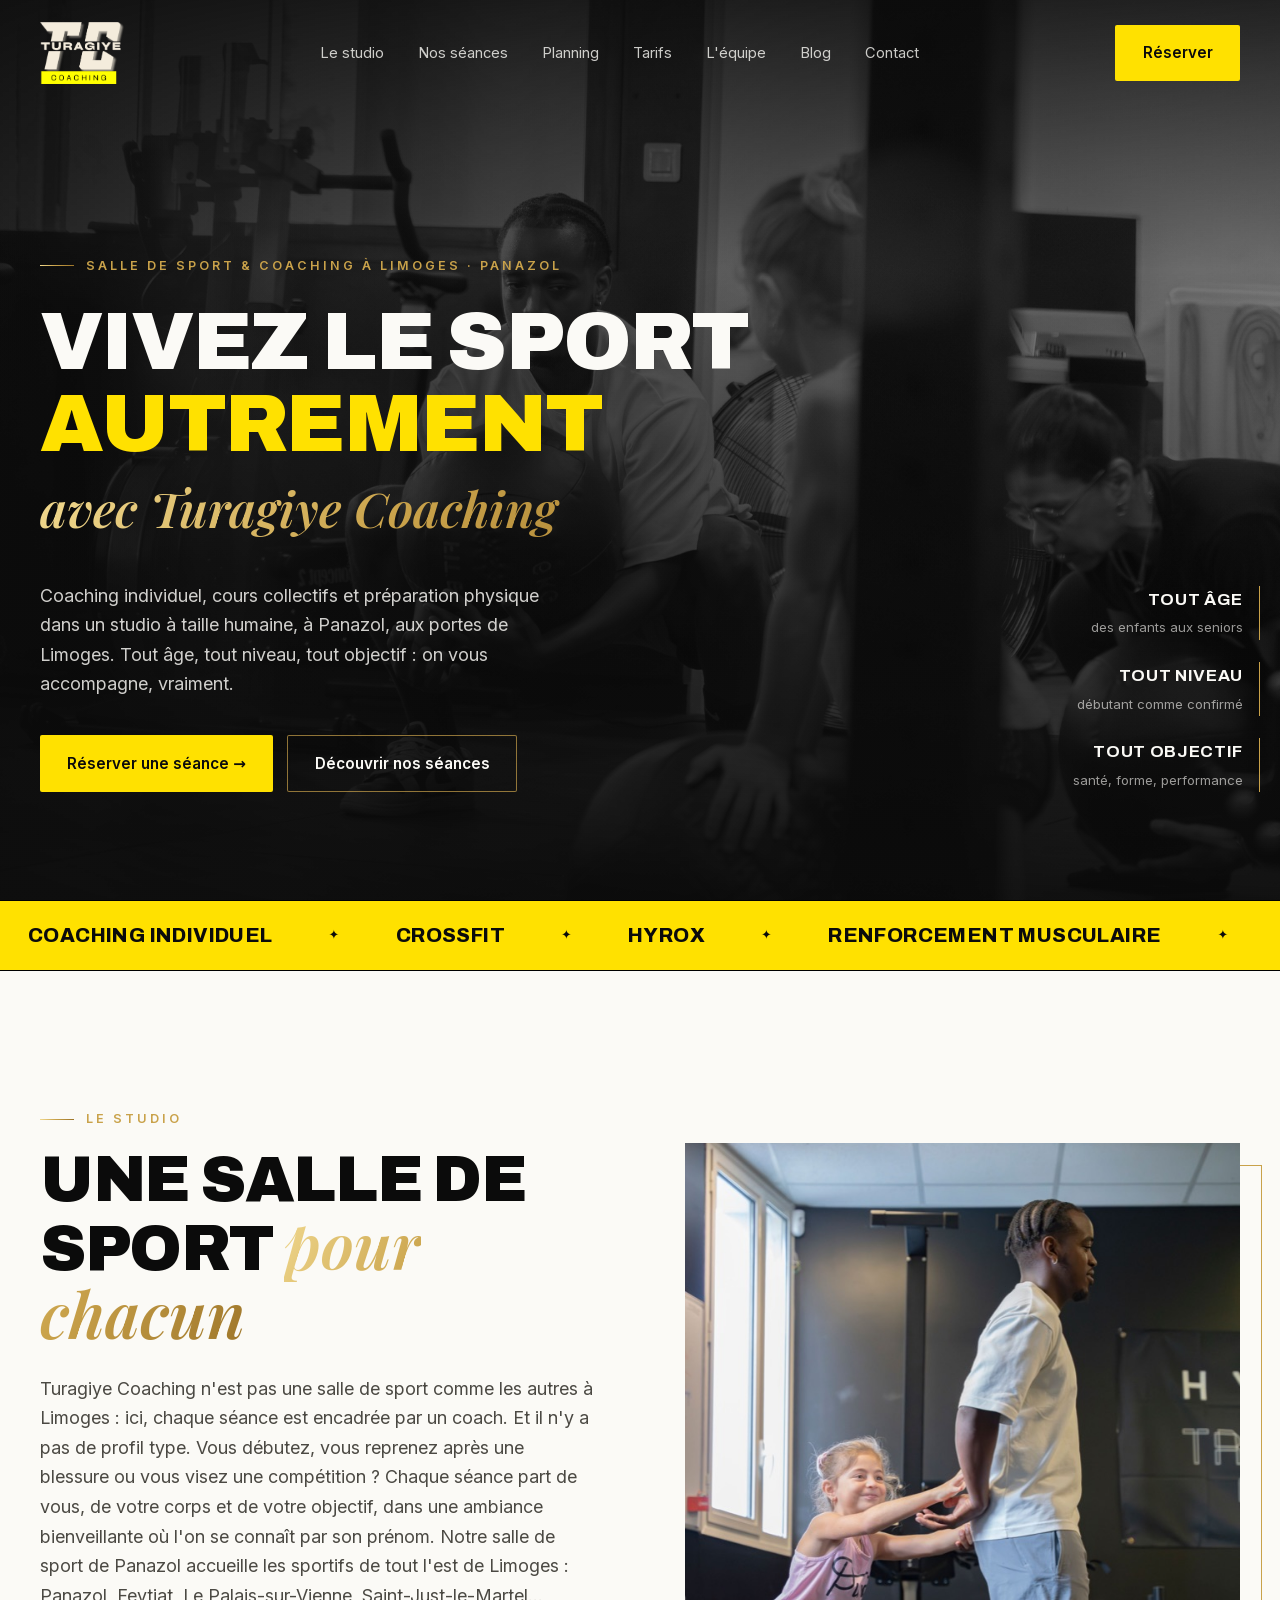
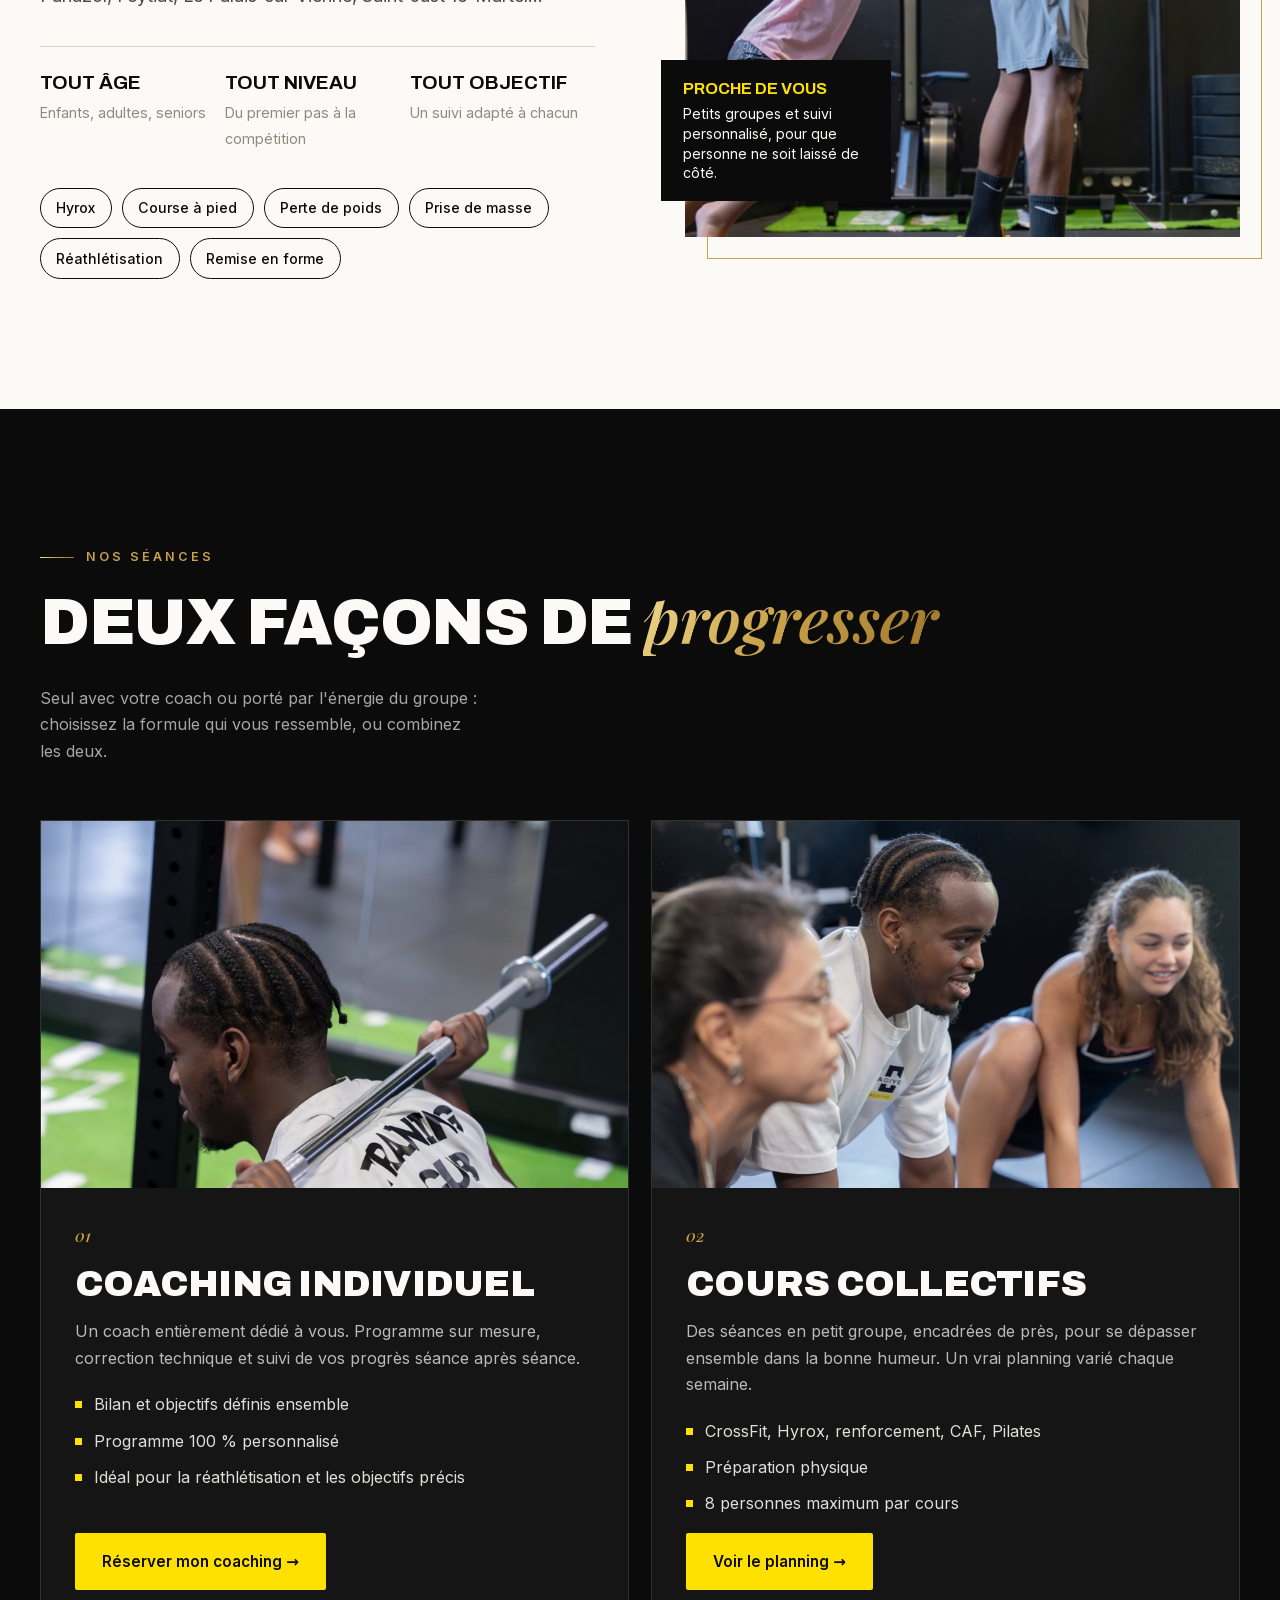
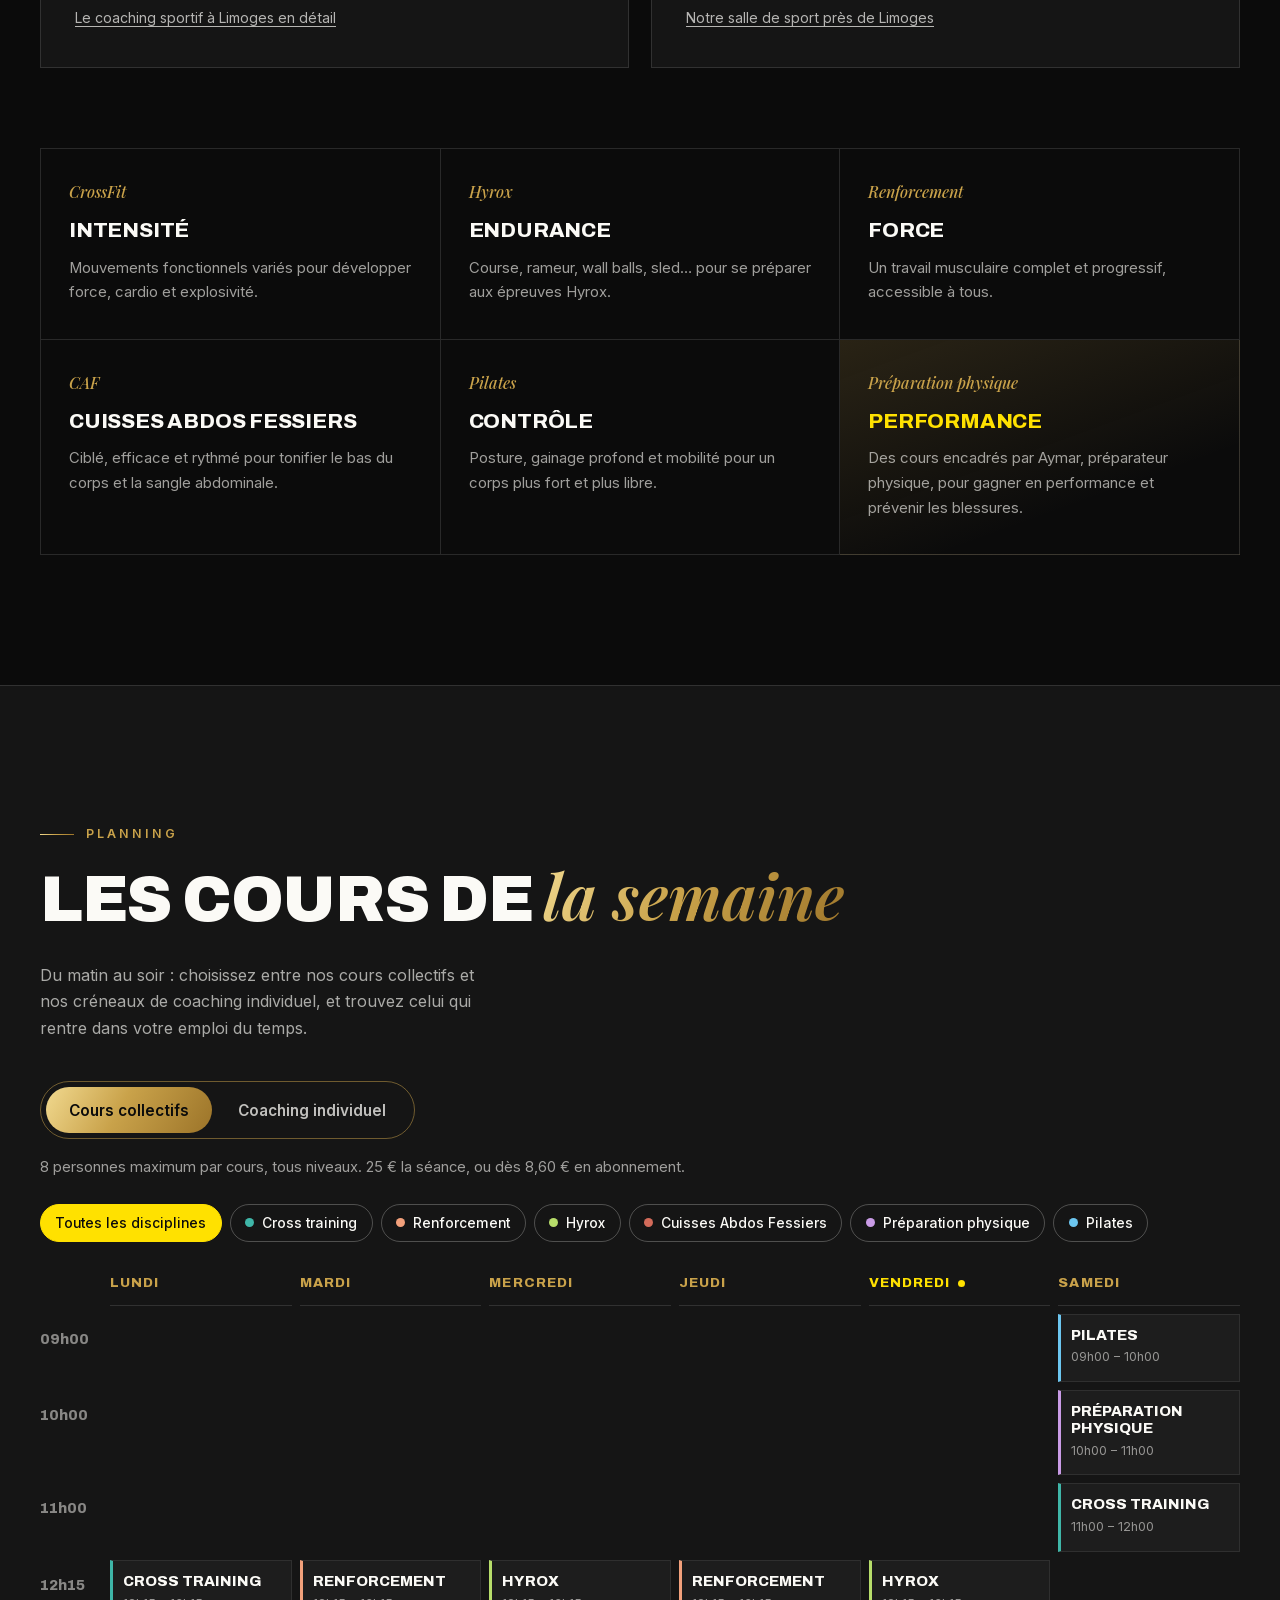
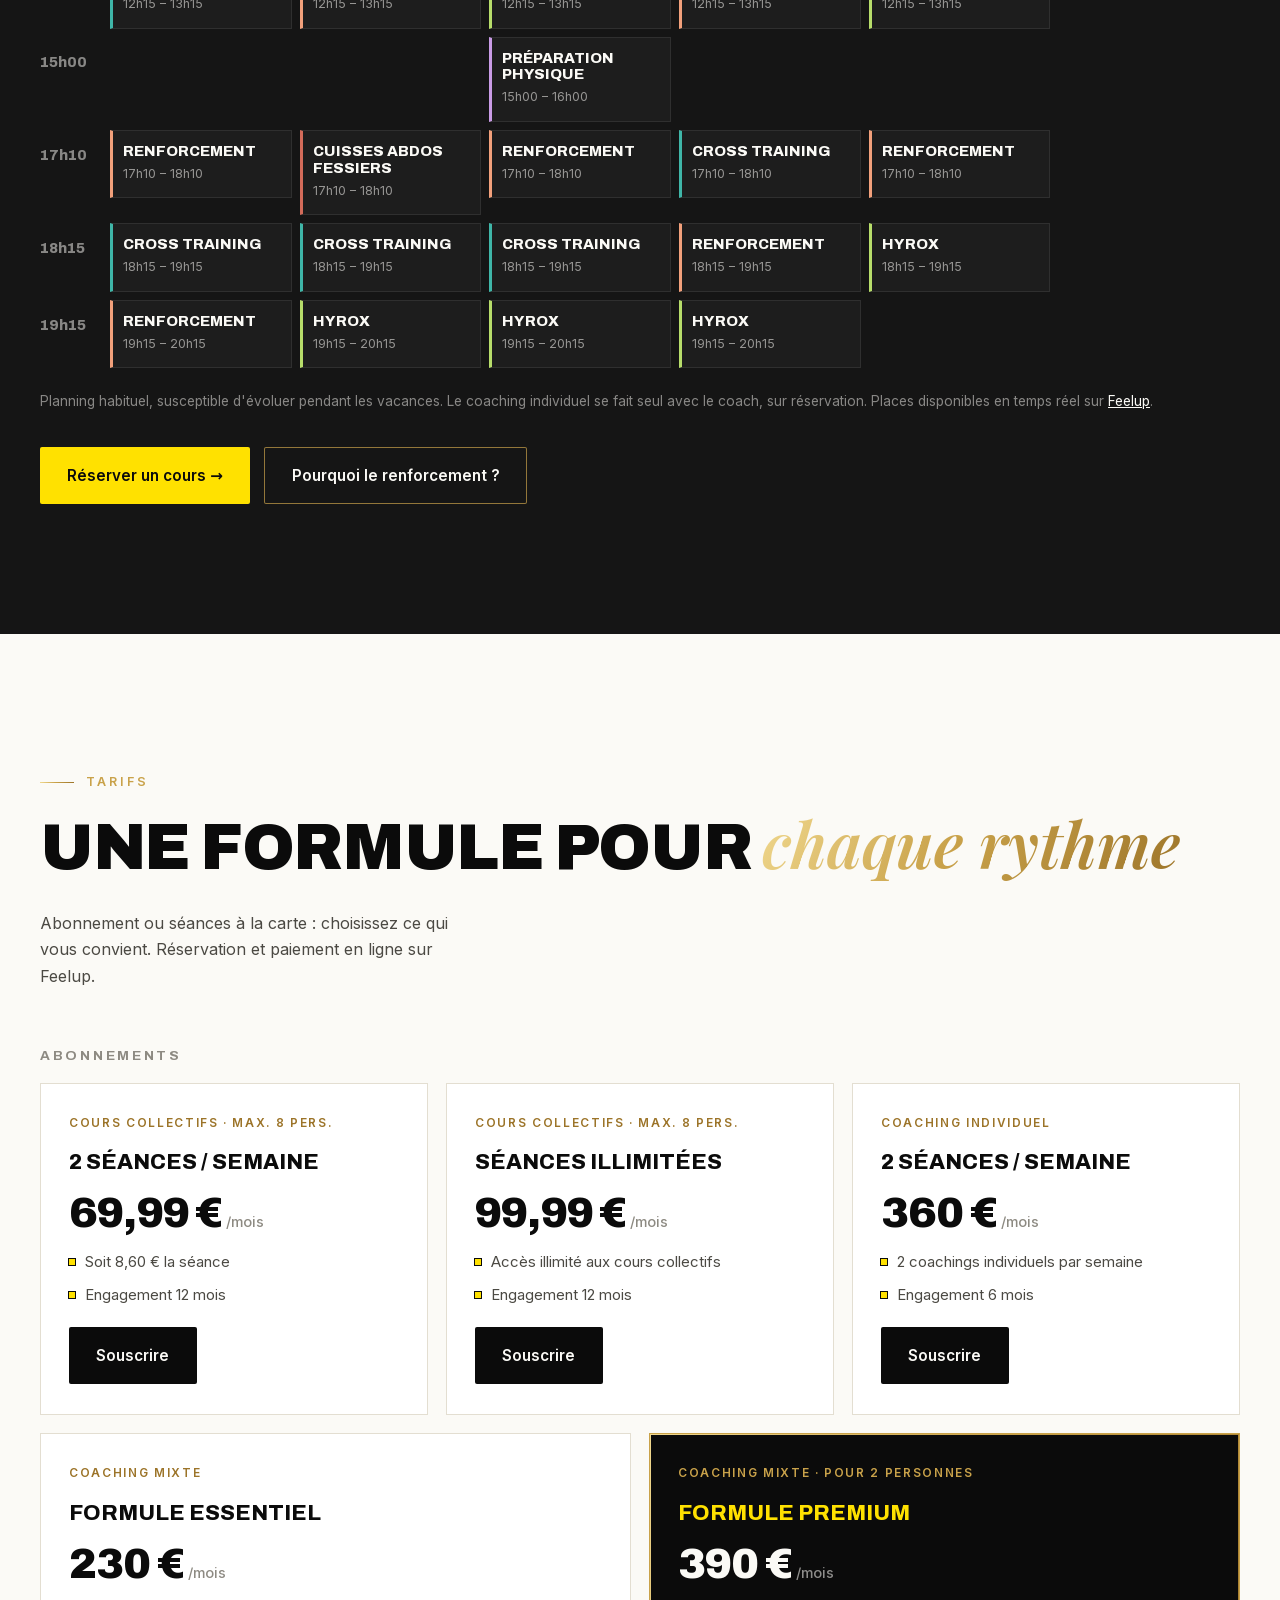
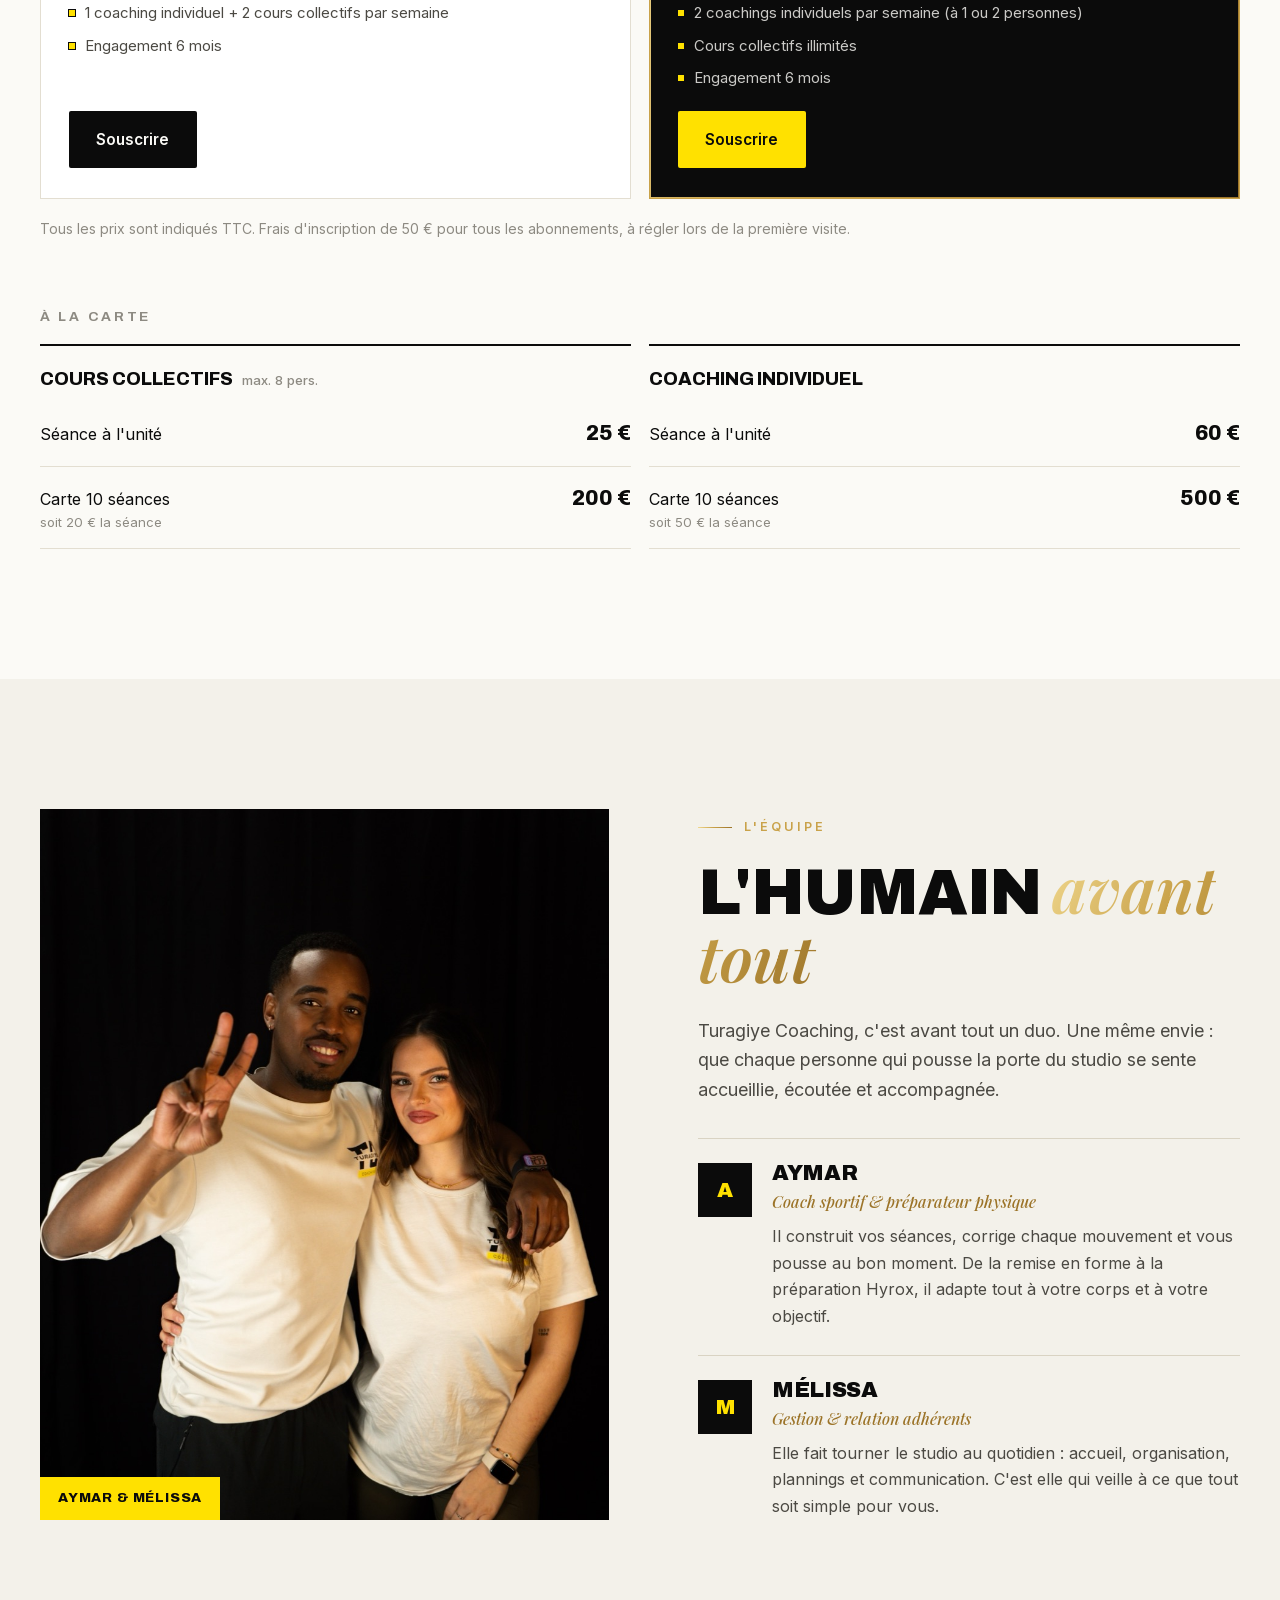
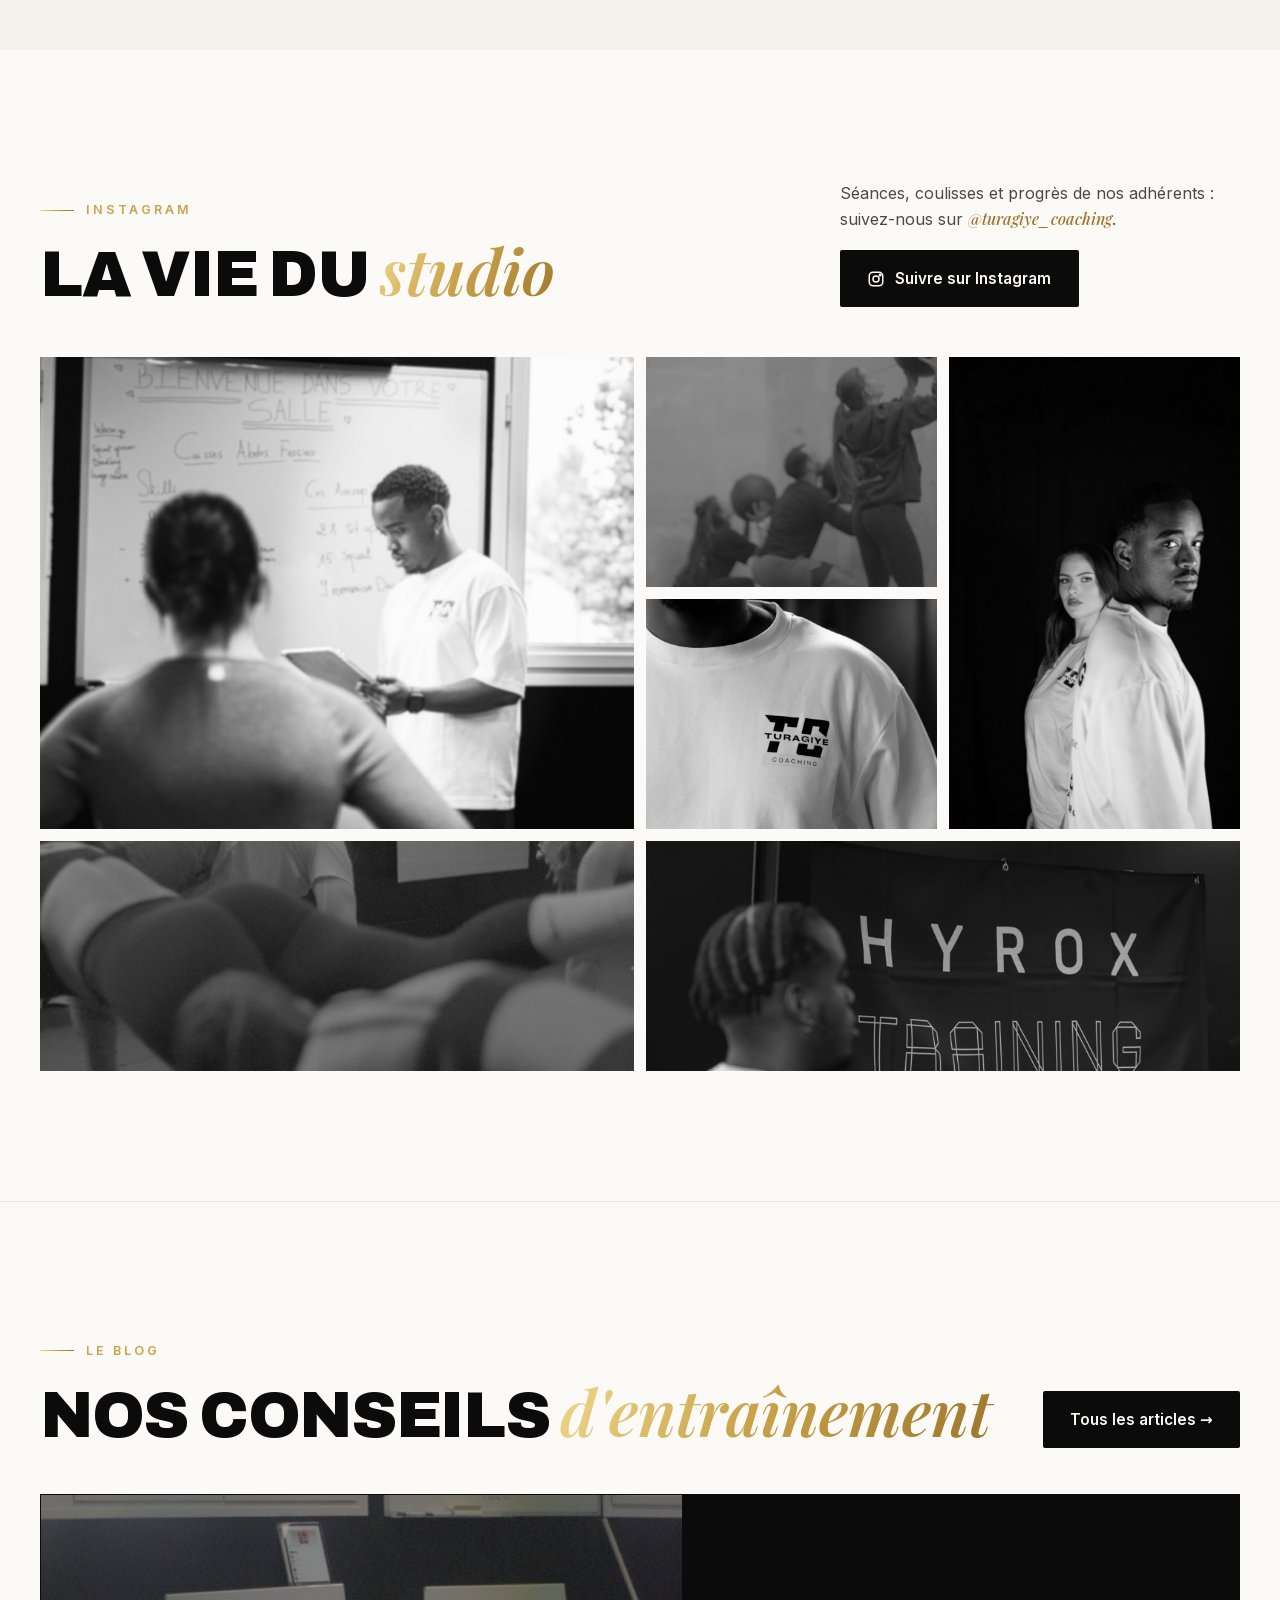
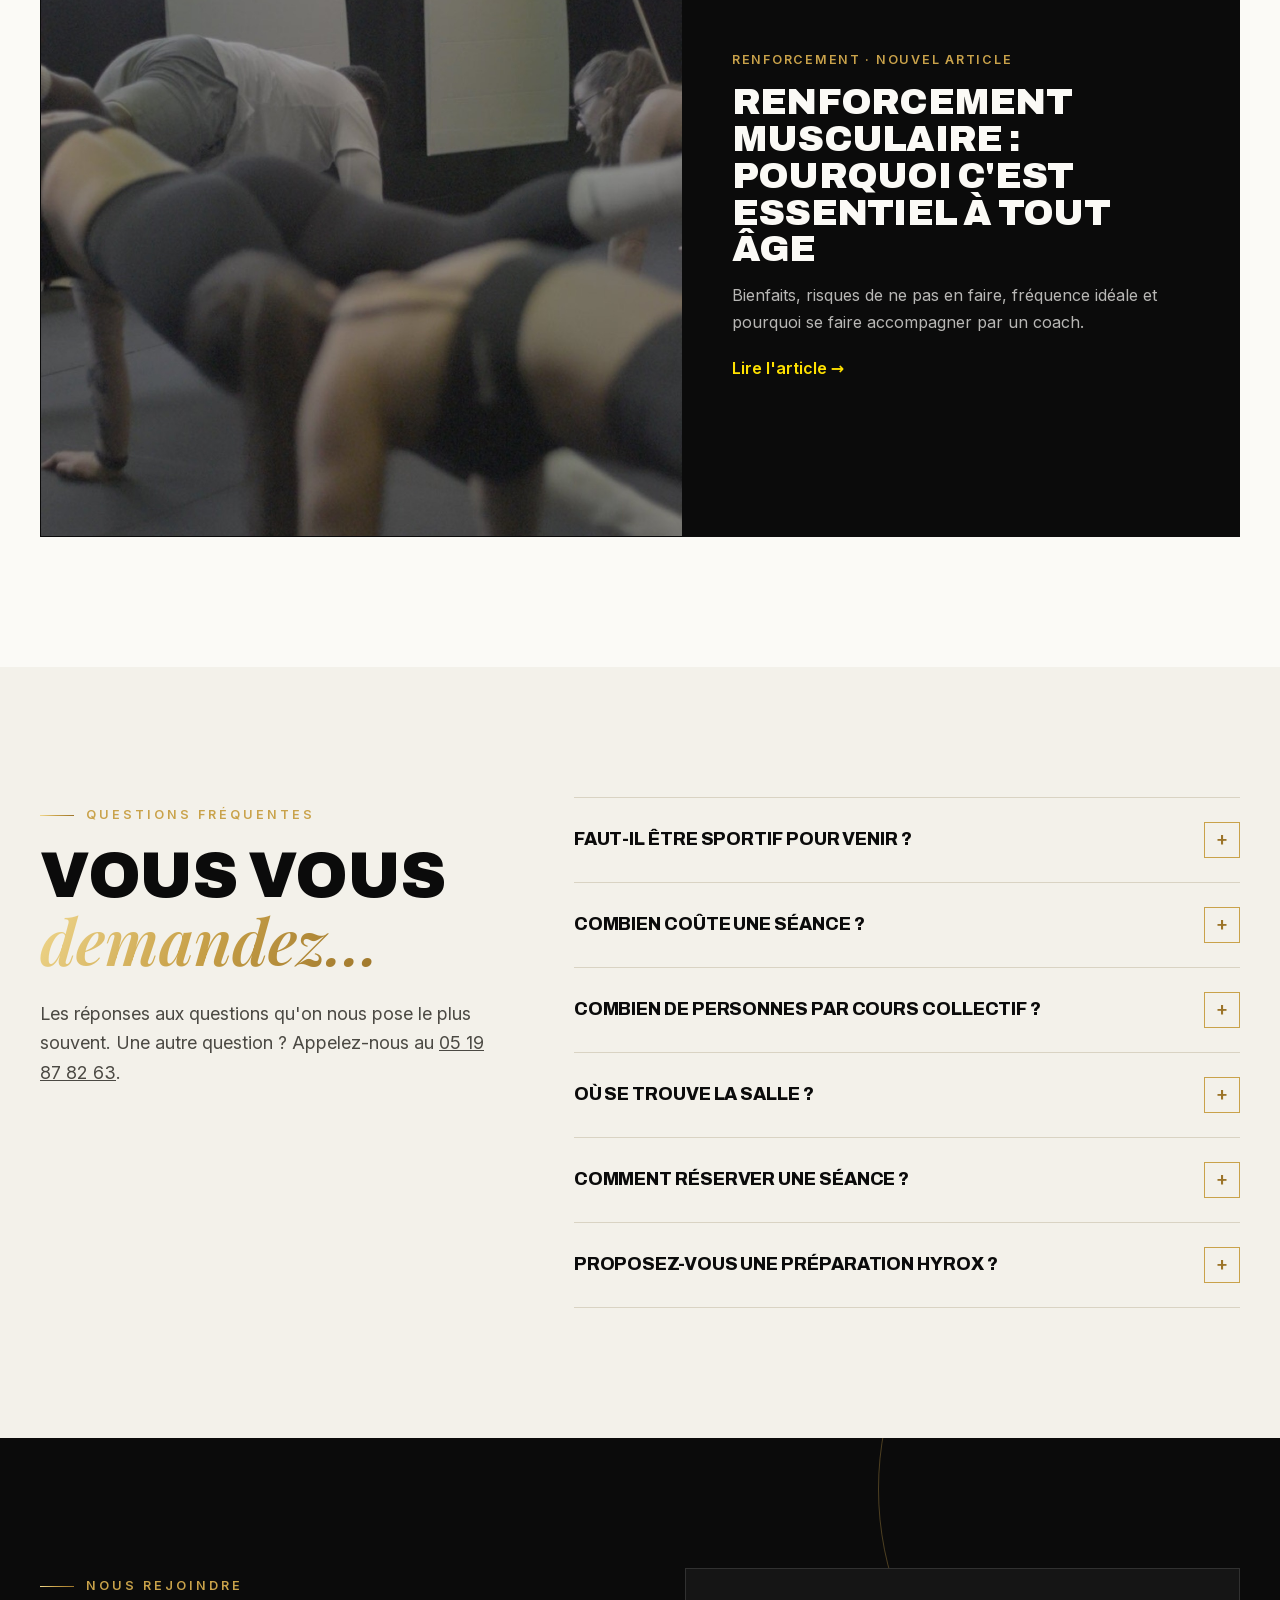
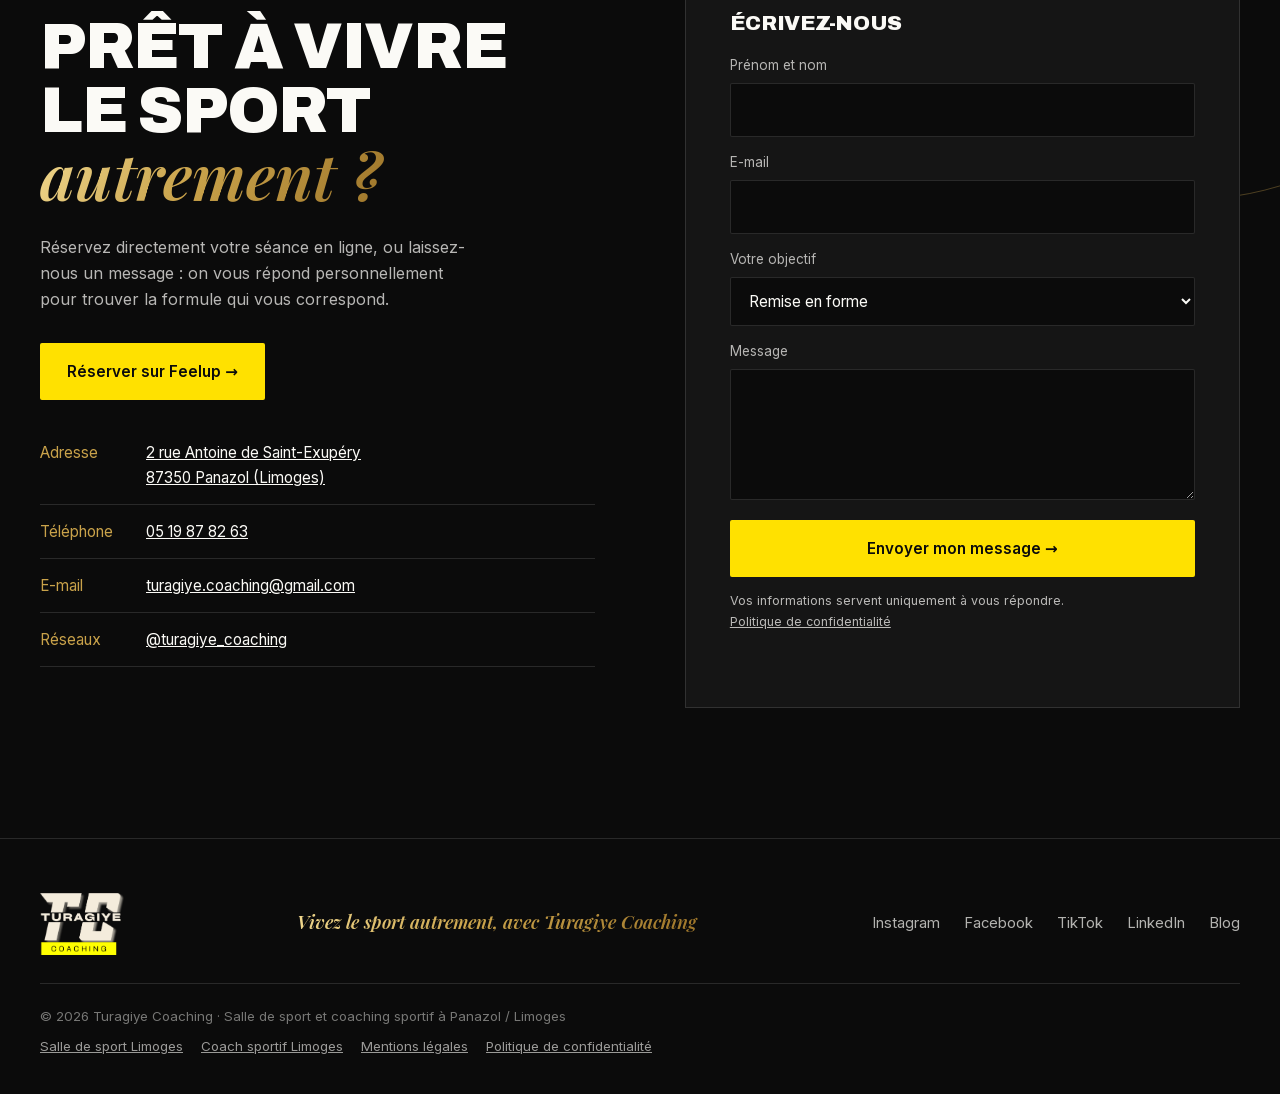
<file: index.html>
<!doctype html>
<html lang="fr">
<head>
  <meta charset="utf-8">
  <meta name="viewport" content="width=device-width, initial-scale=1">
  <title>Salle de sport &amp; coaching sportif à Limoges (Panazol) | Turagiye Coaching</title>
  <meta name="description" content="Salle de sport coachée à Limoges (Panazol) : coaching sportif individuel, cours collectifs de 8 personnes max (CrossFit, Hyrox, renforcement, CAF, Pilates) et préparation physique. Tout âge, tout niveau. Réservation en ligne.">
  <link rel="canonical" href="https://turagiyecoaching.fr/">
  <meta name="theme-color" content="#0b0b0b">
  <link rel="icon" href="images/logo-noir.png">
  <link rel="apple-touch-icon" href="images/logo-noir.png">

  <!-- Aperçu lors d'un partage (WhatsApp, Facebook, Messenger…) -->
  <meta property="og:type" content="website">
  <meta property="og:locale" content="fr_FR">
  <meta property="og:site_name" content="Turagiye Coaching">
  <meta property="og:title" content="Turagiye Coaching — Salle de sport &amp; coaching à Limoges (Panazol)">
  <meta property="og:description" content="Vivez le sport autrement : coaching individuel, cours collectifs en petit groupe et préparation physique. Tout âge, tout niveau, tout objectif.">
  <meta property="og:url" content="https://turagiyecoaching.fr/">
  <meta property="og:image" content="https://turagiyecoaching.fr/images/partage.jpg">
  <meta property="og:image:width" content="1200">
  <meta property="og:image:height" content="630">
  <meta name="twitter:card" content="summary_large_image">

  <link rel="preload" href="fonts/archivo.woff2" as="font" type="font/woff2" crossorigin>
  <link rel="stylesheet" href="fonts/fonts.css?v=20261124">

  <!-- Fiche d'identité du studio pour Google -->
  <script type="application/ld+json">
  {
    "@context": "https://schema.org",
    "@graph": [
      {
        "@type": ["LocalBusiness", "ExerciseGym", "SportsActivityLocation"],
        "@id": "https://turagiyecoaching.fr/#studio",
        "name": "Turagiye Coaching",
        "slogan": "Vivez le sport autrement, avec Turagiye Coaching",
        "description": "Salle de sport et coaching sportif à Panazol (Limoges) : coaching individuel, cours collectifs en petit groupe (CrossFit, Hyrox, renforcement musculaire, CAF, Pilates) et préparation physique. Tout âge, tout niveau, tout objectif.",
        "url": "https://turagiyecoaching.fr/",
        "logo": "https://turagiyecoaching.fr/images/logo-noir.png",
        "image": ["https://turagiyecoaching.fr/images/partage.jpg", "https://turagiyecoaching.fr/images/melissa-aymar.jpg"],
        "telephone": "+33519878263",
        "email": "turagiye.coaching@gmail.com",
        "priceRange": "25 € - 390 €",
        "currenciesAccepted": "EUR",
        "address": {
          "@type": "PostalAddress",
          "streetAddress": "2 rue Antoine de Saint-Exupéry",
          "postalCode": "87350",
          "addressLocality": "Panazol",
          "addressRegion": "Nouvelle-Aquitaine",
          "addressCountry": "FR"
        },
        "geo": { "@type": "GeoCoordinates", "latitude": 45.83357, "longitude": 1.30929 },
        "areaServed": ["Panazol", "Limoges", "Feytiat", "Le Palais-sur-Vienne", "Saint-Just-le-Martel", "Haute-Vienne"],
        "hasMap": "https://www.google.com/maps/search/?api=1&query=2+Rue+Antoine+de+Saint-Exup%C3%A9ry+87350+Panazol",
        "sameAs": [
          "https://www.instagram.com/turagiye_coaching/",
          "https://www.facebook.com/p/Turagiye-Coaching-100078954837869/",
          "https://www.tiktok.com/@melissaymar",
          "https://fr.linkedin.com/company/turagiye-coaching",
          "https://feelup.app/turagiye-coaching-panazol"
        ],
        "potentialAction": {
          "@type": "ReserveAction",
          "target": "https://feelup.app/turagiye-coaching-panazol",
          "name": "Réserver une séance"
        },
        "employee": [
          { "@type": "Person", "name": "Aymar Mugisha", "jobTitle": "Coach sportif et préparateur physique" },
          { "@type": "Person", "name": "Mélissa Hyvernaud", "jobTitle": "Gestion et relation adhérents" }
        ],
        "parentOrganization": {
          "@type": "Organization",
          "@id": "https://turagiyecoaching.fr/#entreprise",
          "name": "SARL Turagiye Coaching",
          "legalName": "TURAGIYE COACHING",
          "taxID": "99507504100013",
          "vatID": "FR83995075041",
          "foundingDate": "2025-12-11"
        },
        "makesOffer": [
          { "@type": "Offer", "name": "Cours collectif à l'unité", "price": "25", "priceCurrency": "EUR" },
          { "@type": "Offer", "name": "Coaching individuel à l'unité", "price": "60", "priceCurrency": "EUR" },
          { "@type": "Offer", "name": "Abonnement cours collectifs 2 séances par semaine", "price": "69.99", "priceCurrency": "EUR" },
          { "@type": "Offer", "name": "Abonnement cours collectifs illimités", "price": "99.99", "priceCurrency": "EUR" }
        ]
      },
      {
        "@type": "WebSite",
        "@id": "https://turagiyecoaching.fr/#site",
        "url": "https://turagiyecoaching.fr/",
        "name": "Turagiye Coaching",
        "inLanguage": "fr-FR",
        "publisher": { "@id": "https://turagiyecoaching.fr/#studio" }
      },
      {
        "@type": "FAQPage",
        "@id": "https://turagiyecoaching.fr/#faq",
        "mainEntity": [
          { "@type": "Question", "name": "Faut-il être sportif pour venir chez Turagiye Coaching ?",
            "acceptedAnswer": { "@type": "Answer", "text": "Non. Nos séances s'adressent à tous les âges et à tous les niveaux, du grand débutant au sportif confirmé. Le coach adapte chaque exercice à votre condition physique." } },
          { "@type": "Question", "name": "Combien coûte une séance ?",
            "acceptedAnswer": { "@type": "Answer", "text": "Un cours collectif coûte 25 € à l'unité et un coaching individuel 60 €. Avec l'abonnement 2 cours collectifs par semaine à 69,99 € par mois, la séance revient à 8,60 €. Tous nos prix sont TTC." } },
          { "@type": "Question", "name": "Combien de personnes y a-t-il dans un cours collectif ?",
            "acceptedAnswer": { "@type": "Answer", "text": "8 personnes maximum par cours, pour que le coach puisse corriger et accompagner chacun." } },
          { "@type": "Question", "name": "Où se trouve la salle ?",
            "acceptedAnswer": { "@type": "Answer", "text": "Au 2 rue Antoine de Saint-Exupéry, 87350 Panazol, à quelques minutes de Limoges." } },
          { "@type": "Question", "name": "Comment réserver une séance ?",
            "acceptedAnswer": { "@type": "Answer", "text": "La réservation et le paiement se font en ligne sur Feelup (feelup.app/turagiye-coaching-panazol). Vous pouvez aussi nous appeler au 05 19 87 82 63." } },
          { "@type": "Question", "name": "Proposez-vous une préparation Hyrox ?",
            "acceptedAnswer": { "@type": "Answer", "text": "Oui. Aymar, coach sportif et préparateur physique, propose des cours Hyrox et de préparation physique, en groupe ou en coaching individuel." } }
        ]
      }
    ]
  }
  </script>
  <style>
    :root {
      --black: #0b0b0b;
      --ink: #151515;
      --ink-2: #1e1e1e;
      --line: rgba(255,255,255,.12);
      --white: #fbfaf6;
      --paper: #f3f1ea;
      --grey: #8d8a82;
      --yellow: #ffe100;
      --gold: #c9a24a;
      --gold-grad: linear-gradient(120deg, #f1d98f 0%, #c9a24a 45%, #9c7429 100%);
      --display: "Archivo", system-ui, sans-serif;
      --serif: "Playfair Display", Georgia, serif;
      --sans: "Inter", system-ui, sans-serif;
    }

    * { box-sizing: border-box; }
    html { scroll-behavior: smooth; }
    body { margin: 0; background: var(--white); color: var(--black); font-family: var(--sans); line-height: 1.65; }
    img { display: block; max-width: 100%; }
    a { color: inherit; }
    .container { width: min(1200px, 100% - 40px); margin-inline: auto; }

    h1, h2, h3 { font-family: var(--display); font-weight: 900; line-height: 1; margin: 0; letter-spacing: -.02em; text-transform: uppercase; }
    h2 { font-size: clamp(2.2rem, 5.2vw, 4rem); }
    .gold-text {
      font-family: var(--serif); font-style: italic; font-weight: 600; text-transform: none; letter-spacing: 0;
      background: var(--gold-grad); -webkit-background-clip: text; background-clip: text; color: transparent;
      padding: 0 .08em .14em 0; /* évite que les lettres en italique (y, g) soient coupées */
    }
    .eyebrow {
      display: inline-flex; align-items: center; gap: 12px;
      font-size: .78rem; font-weight: 600; letter-spacing: .24em; text-transform: uppercase; color: var(--gold);
    }
    .eyebrow::before { content: ""; width: 34px; height: 1px; background: var(--gold-grad); }
    .lead { font-size: 1.12rem; color: #4b4943; max-width: 56ch; }

    .btn {
      display: inline-flex; align-items: center; gap: .6em; padding: 1.05em 1.8em;
      font: inherit; font-weight: 600; font-size: .95rem; text-decoration: none; border: 0; cursor: pointer;
      border-radius: 2px; transition: transform .25s, background .25s, color .25s, box-shadow .25s;
    }
    .btn:hover { transform: translateY(-2px); }
    .btn-yellow { background: var(--yellow); color: var(--black); }
    .btn-yellow:hover { box-shadow: 0 10px 30px -10px rgba(255,225,0,.6); }
    .btn-line { color: var(--white); box-shadow: inset 0 0 0 1px rgba(201,162,74,.7); }
    .btn-line:hover { background: rgba(201,162,74,.12); }
    .btn-black { background: var(--black); color: var(--white); }

    /* ---------- Navigation ---------- */
    .nav { position: absolute; inset: 0 0 auto; z-index: 10; padding: 22px 0; color: var(--white); }
    .nav .container { display: flex; align-items: center; justify-content: space-between; gap: 24px; }
    .logo img { height: 62px; width: auto; }
    .nav ul { display: flex; gap: 34px; list-style: none; margin: 0; padding: 0; font-size: .92rem; }
    .nav ul a { text-decoration: none; opacity: .8; transition: opacity .2s; }
    .nav ul a:hover { opacity: 1; }

    /* ---------- Hero ---------- */
    .hero { position: relative; min-height: 100svh; display: flex; align-items: flex-end; background: var(--black); color: var(--white); overflow: hidden; }
    .hero-img { position: absolute; inset: 0; width: 100%; height: 100%; object-fit: cover; object-position: 40% 45%; filter: grayscale(1) contrast(1.05); animation: zoom 16s ease-out both; }
    @keyframes zoom { from { transform: scale(1.1); } to { transform: scale(1); } }
    .hero::before {
      content: ""; position: absolute; inset: 0; z-index: 1;
      background:
        linear-gradient(180deg, rgba(11,11,11,.85) 0%, rgba(11,11,11,.35) 30%, rgba(11,11,11,.92) 100%),
        linear-gradient(90deg, rgba(11,11,11,.85) 0%, rgba(11,11,11,.4) 55%, rgba(11,11,11,.15) 100%);
    }
    .hero-content { position: relative; z-index: 2; padding: 160px 0 clamp(70px, 12vh, 130px); }
    .hero h1 { font-size: clamp(2.7rem, 6.4vw, 5.6rem); margin: 20px 0 34px; max-width: 15ch; }
    .hero h1 .gold-text { display: block; font-size: .6em; margin-top: .22em; line-height: 1.3; }
    .hero h1 .hl { color: var(--yellow); }
    .hero h1 .h1-eyebrow { display: flex; width: max-content; max-width: 100%; margin-bottom: 26px; font-family: var(--sans); font-weight: 600; line-height: 1.5; letter-spacing: .24em; }
    .hero p { max-width: 48ch; font-size: 1.12rem; color: rgba(251,250,246,.82); margin: 0 0 36px; }
    .hero-actions { display: flex; flex-wrap: wrap; gap: 14px; }
    .hero .rise { animation: rise 1s cubic-bezier(.2,.7,.2,1) both; }
    .hero .rise:nth-child(2) { animation-delay: .15s; } .hero .rise:nth-child(3) { animation-delay: .3s; } .hero .rise:nth-child(4) { animation-delay: .45s; }
    @keyframes rise { from { opacity: 0; transform: translateY(28px); } to { opacity: 1; transform: none; } }
    .hero-stats {
      position: absolute; right: 20px; bottom: clamp(70px, 12vh, 130px); z-index: 2;
      display: grid; gap: 22px; text-align: right;
    }
    .hero-stats div { border-right: 1px solid var(--gold); padding-right: 16px; }
    .hero-stats strong { display: block; font-family: var(--display); font-size: 1.05rem; text-transform: uppercase; letter-spacing: .04em; }
    .hero-stats span { font-size: .82rem; color: rgba(251,250,246,.6); }

    /* ---------- Bandeau disciplines ---------- */
    .marquee { background: var(--yellow); color: var(--black); overflow: hidden; padding: 18px 0; border-block: 1px solid #000; }
    .marquee-track { display: flex; width: max-content; animation: scroll 32s linear infinite; }
    .marquee span { font-family: var(--display); font-weight: 800; font-size: 1.25rem; text-transform: uppercase; letter-spacing: .02em; padding: 0 28px; white-space: nowrap; display: inline-flex; align-items: center; gap: 56px; }
    .marquee span::after { content: "✦"; font-size: .8rem; }
    @keyframes scroll { to { transform: translateX(-50%); } }

    /* ---------- Pour tout le monde ---------- */
    .everyone { padding: 130px 0; }
    .everyone .container { display: grid; grid-template-columns: 1fr 1fr; gap: clamp(40px, 7vw, 100px); align-items: center; }
    .everyone h2 { margin: 18px 0 24px; }
    .trio { display: grid; grid-template-columns: repeat(3, 1fr); margin: 36px 0; border-top: 1px solid #ddd8cb; }
    .trio div { padding: 20px 16px 0 0; }
    .trio strong { font-family: var(--display); font-size: clamp(1rem, 1.6vw, 1.2rem); white-space: nowrap; text-transform: uppercase; display: block; }
    .trio span { color: var(--grey); font-size: .9rem; }
    .goals { display: flex; flex-wrap: wrap; gap: 10px; }
    .goals li { list-style: none; padding: .55em 1.1em; border: 1px solid var(--black); font-size: .88rem; font-weight: 500; border-radius: 999px; }
    .goals { padding: 0; margin: 0; }
    .everyone-img { position: relative; }
    .everyone-img img { width: 100%; aspect-ratio: 4/5; object-fit: cover; object-position: 50% 55%; }
    .everyone-img::before { content: ""; position: absolute; inset: 22px -22px -22px 22px; border: 1px solid var(--gold); z-index: -1; }
    .badge {
      position: absolute; left: -24px; bottom: 36px; background: var(--black); color: var(--white);
      padding: 18px 22px; max-width: 230px; font-size: .88rem; line-height: 1.4;
    }
    .badge b { color: var(--yellow); font-family: var(--display); text-transform: uppercase; display: block; font-size: 1rem; margin-bottom: 4px; }

    /* ---------- Offres ---------- */
    .offers { background: var(--black); color: var(--white); padding: 130px 0; }
    .offers-head { display: flex; justify-content: space-between; align-items: end; gap: 30px; flex-wrap: wrap; margin-bottom: 56px; }
    .offers-head p { max-width: 44ch; color: rgba(251,250,246,.65); margin: 0; }
    .offer-grid { display: grid; grid-template-columns: 1fr 1fr; gap: 22px; }
    .offer { position: relative; background: var(--ink); border: 1px solid var(--line); display: flex; flex-direction: column; overflow: hidden; transition: border-color .3s; }
    .offer:hover { border-color: rgba(201,162,74,.6); }
    .offer-img { aspect-ratio: 16/10; overflow: hidden; }
    .offer-img img { width: 100%; height: 100%; object-fit: cover; filter: grayscale(.25); transition: transform .9s, filter .9s; }
    .offer:hover .offer-img img { transform: scale(1.04); filter: grayscale(0); }
    .offer-body { padding: 34px 34px 38px; display: flex; flex-direction: column; gap: 16px; flex: 1; }
    .offer .num { font-family: var(--serif); font-style: italic; color: var(--gold); font-size: 1.05rem; }
    .offer h3 { font-size: clamp(1.7rem, 3vw, 2.3rem); }
    .offer p { margin: 0; color: rgba(251,250,246,.72); }
    .offer ul { list-style: none; padding: 0; margin: 4px 0 0; display: grid; gap: 10px; }
    .offer li { display: flex; gap: 12px; align-items: baseline; color: rgba(251,250,246,.88); }
    .offer li::before { content: ""; width: 7px; height: 7px; background: var(--yellow); flex: none; transform: translateY(-2px); }
    .offer .btn { margin-top: auto; align-self: flex-start; }
    .offer .more-link { font-size: .88rem; color: rgba(251,250,246,.7); text-underline-offset: 3px; }
    .offer .more-link:hover { color: var(--yellow); }

    .disciplines { display: grid; grid-template-columns: repeat(3, 1fr); margin-top: 80px; border-top: 1px solid var(--line); border-left: 1px solid var(--line); }
    .disc { padding: 30px 28px 34px; border-right: 1px solid var(--line); border-bottom: 1px solid var(--line); transition: background .3s; }
    .disc:hover { background: var(--ink); }
    .disc .n { font-family: var(--serif); font-style: italic; color: var(--gold); }
    .disc h4 { font-family: var(--display); font-weight: 800; text-transform: uppercase; font-size: 1.3rem; margin: 8px 0 8px; letter-spacing: -.01em; }
    .disc p { margin: 0; font-size: .93rem; color: rgba(251,250,246,.62); }
    .disc.star { background: linear-gradient(160deg, rgba(201,162,74,.16), transparent 70%); }
    .disc.star h4 { color: var(--yellow); }

    /* ---------- Planning de la semaine ---------- */
    .week { background: var(--ink); color: var(--white); padding: 130px 0; border-top: 1px solid var(--line); }
    .week-head { display: flex; justify-content: space-between; align-items: end; gap: 30px; flex-wrap: wrap; margin-bottom: 40px; }
    .week-head p { max-width: 44ch; color: rgba(251,250,246,.65); margin: 0; }
    .wk-view { display: inline-flex; padding: 5px; gap: 4px; border: 1px solid rgba(201,162,74,.5); border-radius: 999px; margin-bottom: 16px; }
    .wk-view button { font: inherit; font-weight: 600; font-size: .95rem; padding: .7em 1.5em; border: 0; border-radius: 999px; background: transparent; color: rgba(251,250,246,.75); cursor: pointer; transition: background .25s, color .25s; }
    .wk-view button[aria-pressed="true"] { background: var(--gold-grad); color: var(--black); }
    .wk-mode-note { margin: 0 0 24px; color: rgba(251,250,246,.6); font-size: .92rem; }
    .wk-filters[hidden] { display: none; }
    .wk-filters { display: flex; flex-wrap: wrap; gap: 8px; margin-bottom: 30px; }
    .wk-filters button { font: inherit; font-size: .86rem; font-weight: 500; padding: .5em 1.05em; border-radius: 999px; border: 1px solid rgba(251,250,246,.25); background: transparent; color: var(--white); cursor: pointer; display: inline-flex; align-items: center; gap: 8px; transition: background .2s, color .2s, border-color .2s; }
    .wk-filters button i { width: 9px; height: 9px; border-radius: 50%; background: var(--c, var(--gold)); }
    .wk-filters button[aria-pressed="true"] { background: var(--yellow); color: var(--black); border-color: var(--yellow); }
    .wk-grid { display: grid; grid-template-columns: 62px repeat(6, minmax(0, 1fr)); gap: 8px; }
    .wk-grid .dh { font-family: var(--display); font-weight: 800; text-transform: uppercase; font-size: .85rem; letter-spacing: .08em; color: var(--gold); padding-bottom: 10px; border-bottom: 1px solid var(--line); }
    .wk-grid .dh.today { color: var(--yellow); }
    .wk-grid .dh.today::after { content: ""; display: inline-block; width: 7px; height: 7px; border-radius: 50%; background: var(--yellow); margin-left: 8px; vertical-align: middle; }
    .wk-grid .hr { font-family: var(--display); font-weight: 800; font-size: .9rem; color: rgba(251,250,246,.5); padding-top: 14px; }
    .wk-grid > div:not(.dh):not(.hr) { display: grid; gap: 6px; align-content: start; }
    .wk-class { display: block; text-decoration: none; background: #1d1d1d; border: 1px solid rgba(255,255,255,.08); border-left: 3px solid var(--c); padding: 12px 10px 13px; transition: transform .2s, background .2s, border-color .2s, opacity .25s; }
    .wk-class:hover { transform: translateY(-2px); background: #252525; border-color: var(--gold); border-left-color: var(--c); }
    .wk-class b { display: block; font-family: var(--display); font-weight: 800; font-size: .92rem; text-transform: uppercase; line-height: 1.15; }
    .wk-class span { display: block; font-size: .78rem; color: rgba(251,250,246,.55); margin-top: 4px; }
    .wk-class.dim { opacity: .14; pointer-events: none; }
    .wk-class.chip b { display: none; }
    .wk-class.chip span { margin: 0; font-family: var(--display); font-weight: 800; font-size: .95rem; color: var(--white); }
    .wk-list { display: none; }
    .wk-note { margin: 22px 0 0; font-size: .86rem; color: rgba(251,250,246,.5); }
    .wk-note a { color: var(--white); }
    .week .actions { margin-top: 34px; display: flex; flex-wrap: wrap; gap: 14px; }

    /* ---------- Tarifs ---------- */
    .pricing { padding: 130px 0; background: var(--white); }
    .pricing-head { display: flex; justify-content: space-between; align-items: end; gap: 30px; flex-wrap: wrap; margin-bottom: 60px; }
    .pricing-head p { max-width: 42ch; color: #4b4943; margin: 0; }
    .price-group { font-size: .85rem; letter-spacing: .2em; color: var(--grey); font-weight: 700; margin: 0 0 20px; }
    .plans { display: grid; grid-template-columns: repeat(6, 1fr); gap: 18px; }
    .plan { grid-column: span 2; display: flex; flex-direction: column; gap: 12px; padding: 30px 28px; background: #fff; border: 1px solid #e3ded1; transition: transform .3s, border-color .3s, box-shadow .3s; }
    .plan:nth-child(4), .plan:nth-child(5) { grid-column: span 3; }
    .plan:hover { transform: translateY(-4px); border-color: var(--gold); box-shadow: 0 24px 40px -28px rgba(0,0,0,.35); }
    .plan .cat { font-size: .74rem; font-weight: 600; letter-spacing: .14em; text-transform: uppercase; color: #9c7429; }
    .plan h4 { font-family: var(--display); font-weight: 800; font-size: 1.35rem; text-transform: uppercase; margin: 0; }
    .price { font-family: var(--display); font-weight: 900; font-size: 2.6rem; letter-spacing: -.02em; line-height: 1; }
    .price small { font-family: var(--sans); font-weight: 500; font-size: .9rem; color: var(--grey); letter-spacing: 0; margin-left: 4px; }
    .plan ul { list-style: none; padding: 0; margin: 4px 0 8px; display: grid; gap: 8px; font-size: .93rem; color: #4b4943; }
    .plan li { display: flex; gap: 10px; }
    .plan li::before { content: ""; width: 6px; height: 6px; margin-top: .6em; background: var(--yellow); outline: 1px solid var(--black); flex: none; }
    .plan .btn { margin-top: auto; align-self: flex-start; }
    .plan-premium { background: var(--black); color: var(--white); border-color: var(--gold); position: relative; }
    .plan-premium::before { content: ""; position: absolute; inset: 0; border: 1px solid transparent; background: var(--gold-grad) border-box; -webkit-mask: linear-gradient(#000 0 0) padding-box, linear-gradient(#000 0 0); -webkit-mask-composite: xor; mask-composite: exclude; pointer-events: none; }
    .plan-premium .cat { color: var(--gold); }
    .plan-premium h4 { color: var(--yellow); }
    .plan-premium ul { color: rgba(251,250,246,.8); }
    .plan-premium .price small { color: rgba(251,250,246,.55); }
    .price-note { font-size: .88rem; color: var(--grey); margin: 18px 0 70px; }
    .carte { display: grid; grid-template-columns: 1fr 1fr; gap: 18px; }
    .carte-col { border-top: 2px solid var(--black); padding-top: 18px; }
    .carte-col h4 { font-family: var(--display); font-weight: 800; text-transform: uppercase; font-size: 1.15rem; margin: 0 0 8px; }
    .carte-col h4 span { font-family: var(--sans); font-weight: 500; text-transform: none; font-size: .82rem; color: var(--grey); margin-left: 6px; }
    .row { display: flex; justify-content: space-between; align-items: baseline; gap: 16px; padding: 14px 0; border-bottom: 1px solid #e3ded1; }
    .row em { display: block; font-style: normal; font-size: .82rem; color: var(--grey); }
    .row b { font-family: var(--display); font-weight: 800; font-size: 1.35rem; white-space: nowrap; }

    /* ---------- Instagram ---------- */
    .insta-btn { display: inline-flex; align-items: center; gap: 10px; }
    .insta-btn svg { width: 18px; height: 18px; }
    .grid a { display: block; width: 100%; height: 100%; position: relative; }
    .grid .play { position: absolute; top: 12px; right: 12px; color: #fff; font-size: .8rem; text-shadow: 0 1px 6px rgba(0,0,0,.6); }
    .insta-handle { font-family: var(--serif); font-style: italic; color: #9c7429; }

    /* ---------- Équipe ---------- */
    .team { padding: 130px 0; background: var(--paper); }
    .team .container { display: grid; grid-template-columns: 1.05fr 1fr; gap: clamp(40px, 7vw, 100px); align-items: center; }
    .team-img { position: relative; background: var(--black); }
    .team-img img { width: 100%; aspect-ratio: 4/5; object-fit: cover; object-position: 50% 28%; }
    .team-img figcaption { position: absolute; left: 0; bottom: 0; background: var(--yellow); color: var(--black); padding: 10px 18px; font-family: var(--display); font-weight: 800; text-transform: uppercase; font-size: .85rem; letter-spacing: .06em; }
    .team h2 { margin: 18px 0 22px; }
    .people { display: grid; gap: 26px; margin-top: 34px; }
    .person { display: grid; grid-template-columns: auto 1fr; gap: 20px; padding-top: 24px; border-top: 1px solid #d9d3c3; }
    .person .initial { width: 54px; height: 54px; display: grid; place-items: center; background: var(--black); color: var(--yellow); font-family: var(--display); font-weight: 900; font-size: 1.3rem; }
    .person h3 { font-size: 1.35rem; }
    .person .role { display: block; font-family: var(--serif); font-style: italic; color: #9c7429; margin: 4px 0 8px; }
    .person p { margin: 0; color: #4b4943; }

    /* ---------- Galerie ---------- */
    .gallery { padding: 130px 0; background: var(--white); }
    .gallery-head { display: flex; justify-content: space-between; align-items: end; gap: 30px; flex-wrap: wrap; }
    .gallery-head p { max-width: 40ch; color: #4b4943; margin: 0; }
    .grid { margin-top: 50px; display: grid; gap: 12px; grid-template-columns: repeat(4, 1fr); grid-auto-rows: 230px; grid-auto-flow: dense; }
    .grid figure { margin: 0; position: relative; overflow: hidden; background: var(--ink); }
    .grid img { width: 100%; height: 100%; object-fit: cover; filter: grayscale(1); transition: transform .8s, filter .8s; }
    .grid figure:hover img { transform: scale(1.04); filter: grayscale(0); }
    .grid figure::after { content: ""; position: absolute; inset: 0; border: 1px solid transparent; transition: border-color .4s; }
    .grid figure:hover::after { border-color: var(--yellow); }
    .g-big { grid-column: span 2; grid-row: span 2; }
    .g-tall { grid-row: span 2; }
    .g-wide { grid-column: span 2; }

    /* ---------- Blog (aperçu) ---------- */
    .blog-teaser { padding: 130px 0; background: var(--white); border-top: 1px solid #e9e4d8; }
    .blog-teaser-head { display: flex; justify-content: space-between; align-items: end; gap: 30px; flex-wrap: wrap; margin-bottom: 46px; }
    .blog-teaser-head h2 { margin-top: 18px; }
    .teaser-card { display: grid; grid-template-columns: 1.15fr 1fr; background: var(--black); color: var(--white); text-decoration: none; overflow: hidden; border: 1px solid var(--black); transition: border-color .3s; }
    .teaser-card:hover { border-color: var(--gold); }
    .teaser-card .img { min-height: 360px; overflow: hidden; }
    .teaser-card img { width: 100%; height: 100%; object-fit: cover; object-position: 50% 35%; transition: transform .9s; }
    .teaser-card:hover img { transform: scale(1.04); }
    .teaser-card .body { padding: clamp(28px, 4vw, 50px); display: flex; flex-direction: column; justify-content: center; gap: 14px; }
    .teaser-card .meta { font-size: .78rem; font-weight: 600; letter-spacing: .14em; text-transform: uppercase; color: var(--gold); }
    .teaser-card h3 { font-size: clamp(1.6rem, 3vw, 2.3rem); }
    .teaser-card p { margin: 0; color: rgba(251,250,246,.72); }
    .teaser-card .more { color: var(--yellow); font-weight: 600; margin-top: 6px; }

    /* ---------- FAQ ---------- */
    .faq { padding: 130px 0; background: var(--paper); }
    .faq .container { display: grid; grid-template-columns: .8fr 1.2fr; gap: clamp(40px, 7vw, 100px); align-items: start; }
    .faq h2 { margin: 18px 0 22px; }
    .faq-list { border-top: 1px solid #d9d3c3; }
    .faq details { border-bottom: 1px solid #d9d3c3; }
    .faq summary { list-style: none; cursor: pointer; display: flex; justify-content: space-between; align-items: center; gap: 20px; padding: 24px 0; font-family: var(--display); font-weight: 800; font-size: 1.12rem; text-transform: uppercase; letter-spacing: -.005em; }
    .faq summary::-webkit-details-marker { display: none; }
    .faq summary::after { content: "+"; flex: none; width: 34px; height: 34px; display: grid; place-items: center; border: 1px solid var(--gold); color: #9c7429; font-family: var(--sans); font-weight: 500; font-size: 1.2rem; transition: transform .3s, background .3s; }
    .faq details[open] summary::after { transform: rotate(45deg); background: var(--yellow); border-color: var(--yellow); color: var(--black); }
    .faq details p { margin: -6px 0 26px; color: #4b4943; max-width: 60ch; }

    /* ---------- Contact ---------- */
    .cta { background: var(--black); color: var(--white); padding: 130px 0; position: relative; overflow: hidden; }
    .cta::before { content: ""; position: absolute; width: 620px; height: 620px; right: -220px; top: -260px; border-radius: 50%; border: 1px solid rgba(201,162,74,.35); }
    .cta .container { position: relative; display: grid; grid-template-columns: 1fr 1fr; gap: clamp(40px, 7vw, 100px); }
    .cta h2 { margin: 18px 0 22px; }
    .cta p { color: rgba(251,250,246,.72); max-width: 44ch; margin: 0 0 30px; }
    .infos { display: grid; gap: 14px; margin-top: 40px; font-size: .95rem; }
    .infos div { display: flex; gap: 14px; padding-bottom: 14px; border-bottom: 1px solid var(--line); }
    .infos dt { color: var(--gold); min-width: 92px; }
    .infos dd { margin: 0; }
    .form { display: grid; gap: 14px; align-content: start; background: var(--ink); border: 1px solid var(--line); padding: clamp(26px, 4vw, 44px); }
    .form h3 { font-size: 1.3rem; margin-bottom: 6px; }
    .form label { display: grid; gap: 7px; font-size: .84rem; color: rgba(251,250,246,.7); }
    .form input, .form select, .form textarea {
      font: inherit; font-size: .98rem; padding: 13px 14px; background: var(--black); color: var(--white);
      border: 1px solid var(--line); border-radius: 2px; resize: vertical;
    }
    .form input:focus, .form select:focus, .form textarea:focus { outline: none; border-color: var(--yellow); }
    .form .btn { justify-content: center; margin-top: 6px; }
    .form-note { margin: 2px 0 0; font-size: .78rem; color: rgba(251,250,246,.5); }
    .legal-links { display: flex; flex-wrap: wrap; gap: 6px 18px; margin-top: 8px; }
    .legal-links a { color: rgba(251,250,246,.6); }
    .legal-links a:hover { color: var(--yellow); }

    /* ---------- Footer ---------- */
    footer { background: var(--black); color: var(--white); border-top: 1px solid var(--line); padding: 54px 0 36px; }
    footer .container { display: flex; flex-wrap: wrap; justify-content: space-between; align-items: center; gap: 28px; }
    footer .slogan { font-family: var(--serif); font-style: italic; font-size: 1.15rem; }
    footer ul { display: flex; flex-wrap: wrap; gap: 24px; list-style: none; padding: 0; margin: 0; font-size: .92rem; }
    footer ul a { text-decoration: none; opacity: .7; } footer ul a:hover { opacity: 1; color: var(--yellow); }
    footer small { width: 100%; color: rgba(251,250,246,.45); padding-top: 22px; border-top: 1px solid var(--line); }

    /* Apparition au défilement */
    .reveal { opacity: 0; transform: translateY(36px); transition: opacity .9s, transform .9s cubic-bezier(.2,.7,.2,1); }
    .reveal.in { opacity: 1; transform: none; }
    @media (prefers-reduced-motion: reduce) {
      *, *::before { animation: none !important; transition: none !important; }
      .reveal { opacity: 1; transform: none; }
    }

    /* ---------- Mobile ---------- */
    @media (max-width: 960px) {
      .wk-grid { display: none; }
      .wk-list { display: grid; gap: 0; }
      .wk-day { display: grid; grid-template-columns: 92px 1fr; gap: 12px; padding: 14px 0; border-bottom: 1px solid var(--line); }
      .wk-day h4 { margin: 10px 0 0; font-family: var(--display); font-weight: 800; text-transform: uppercase; font-size: .85rem; letter-spacing: .06em; color: var(--gold); }
      .wk-day.today h4 { color: var(--yellow); }
      .wk-day .items { display: grid; gap: 8px; }
      .wk-class { display: flex; justify-content: space-between; align-items: center; gap: 10px; }
      .wk-class span { margin: 0; font-family: var(--display); font-weight: 800; color: rgba(251,250,246,.75); font-size: .85rem; white-space: nowrap; }
      .wk-class.dim { display: none; }
      .wk-day.empty { display: none; }
      .wk-day .items.chips { display: flex; flex-wrap: wrap; gap: 8px; }
      .wk-class.chip { padding: 9px 12px; }
      .wk-class.chip b { display: block; font-size: .95rem; text-transform: none; }
      .wk-class.chip span { display: none; }
      .nav ul, .hero-stats { display: none; }
      .logo img { height: 50px; }
      .everyone .container, .team .container, .cta .container, .faq .container, .offer-grid, .teaser-card { grid-template-columns: 1fr; }
      .teaser-card .img { min-height: 0; aspect-ratio: 16/10; }
      .disciplines { grid-template-columns: 1fr 1fr; }
      .badge { left: 12px; }
      .everyone-img::before { inset: 14px -10px -14px 10px; }
      .grid { grid-template-columns: 1fr 1fr; grid-auto-rows: 170px; }
      .plans { grid-template-columns: 1fr 1fr; }
      .plan, .plan:nth-child(4) { grid-column: span 1; }
      .plan:nth-child(5) { grid-column: span 2; }
      .carte { grid-template-columns: 1fr; gap: 34px; }
    }
    @media (max-width: 560px) {
      .disciplines { grid-template-columns: 1fr; }
      .plans { grid-template-columns: 1fr; }
      .plan, .plan:nth-child(4), .plan:nth-child(5) { grid-column: span 1; }
      .trio { grid-template-columns: repeat(3, minmax(0, 1fr)); }
      .trio strong { font-size: 1rem; white-space: normal; }
      .nav .btn { padding: .8em 1.1em; font-size: .85rem; }
    }
  </style>
</head>
<body>
  <!-- Site publié automatiquement depuis GitHub -->

  <!-- Navigation -->
  <nav class="nav">
    <div class="container">
      <a href="#" class="logo"><img src="images/logo-clair.png" alt="Turagiye Coaching"></a>
      <ul>
        <li><a href="#studio">Le studio</a></li>
        <li><a href="#offres">Nos séances</a></li>
        <li><a href="#planning">Planning</a></li>
        <li><a href="#tarifs">Tarifs</a></li>
        <li><a href="#equipe">L'équipe</a></li>
        <li><a href="blog/">Blog</a></li>
        <li><a href="#contact">Contact</a></li>
      </ul>
      <a href="https://feelup.app/turagiye-coaching-panazol" target="_blank" rel="noopener" class="btn btn-yellow">Réserver</a>
    </div>
  </nav>

  <!-- Hero -->
  <header class="hero">
    <img class="hero-img" src="images/hero-cours-collectif.jpg" alt="Cours collectif au studio Turagiye Coaching">
    <div class="container hero-content">
      <h1 class="rise"><span class="eyebrow h1-eyebrow">Salle de sport &amp; coaching à Limoges · Panazol</span>Vivez le sport <span class="hl">autrement</span><span class="gold-text">avec Turagiye Coaching</span></h1>
      <p class="rise">Coaching individuel, cours collectifs et préparation physique dans un studio à taille humaine, à Panazol, aux portes de Limoges. Tout âge, tout niveau, tout objectif : on vous accompagne, vraiment.</p>
      <div class="hero-actions rise">
        <a href="https://feelup.app/turagiye-coaching-panazol" target="_blank" rel="noopener" class="btn btn-yellow">Réserver une séance →</a>
        <a href="#offres" class="btn btn-line">Découvrir nos séances</a>
      </div>
    </div>
    <div class="hero-stats">
      <div><strong>Tout âge</strong><span>des enfants aux seniors</span></div>
      <div><strong>Tout niveau</strong><span>débutant comme confirmé</span></div>
      <div><strong>Tout objectif</strong><span>santé, forme, performance</span></div>
    </div>
  </header>

  <!-- Bandeau des disciplines -->
  <div class="marquee" aria-label="Nos disciplines">
    <div class="marquee-track">
      <span>Coaching individuel</span><span>CrossFit</span><span>Hyrox</span><span>Renforcement musculaire</span><span>Cuisses Abdos Fessiers</span><span>Pilates</span><span>Préparation physique</span>
      <span aria-hidden="true">Coaching individuel</span><span aria-hidden="true">CrossFit</span><span aria-hidden="true">Hyrox</span><span aria-hidden="true">Renforcement musculaire</span><span aria-hidden="true">Cuisses Abdos Fessiers</span><span aria-hidden="true">Pilates</span><span aria-hidden="true">Préparation physique</span>
    </div>
  </div>

  <!-- Pour tout le monde -->
  <section class="everyone" id="studio">
    <div class="container">
      <div class="reveal">
        <span class="eyebrow">Le studio</span>
        <h2>Une salle de sport <span class="gold-text">pour chacun</span></h2>
        <p class="lead">Turagiye Coaching n'est pas une salle de sport comme les autres à Limoges : ici, chaque séance est encadrée par un coach. Et il n'y a pas de profil type. Vous débutez, vous reprenez après une blessure ou vous visez une compétition ? Chaque séance part de vous, de votre corps et de votre objectif, dans une ambiance bienveillante où l'on se connaît par son prénom. Notre salle de sport de Panazol accueille les sportifs de tout l'est de Limoges : Panazol, Feytiat, Le Palais-sur-Vienne, Saint-Just-le-Martel…</p>
        <div class="trio">
          <div><strong>Tout âge</strong><span>Enfants, adultes, seniors</span></div>
          <div><strong>Tout niveau</strong><span>Du premier pas à la compétition</span></div>
          <div><strong>Tout objectif</strong><span>Un suivi adapté à chacun</span></div>
        </div>
        <ul class="goals">
          <li>Hyrox</li><li>Course à pied</li><li>Perte de poids</li><li>Prise de masse</li><li>Réathlétisation</li><li>Remise en forme</li>
        </ul>
      </div>
      <div class="everyone-img reveal">
        <img src="images/coaching-enfant.jpg" alt="Séance de coaching avec une enfant au studio" loading="lazy">
        <div class="badge"><b>Proche de vous</b>Petits groupes et suivi personnalisé, pour que personne ne soit laissé de côté.</div>
      </div>
    </div>
  </section>

  <!-- Offres -->
  <section class="offers" id="offres">
    <div class="container">
      <div class="offers-head reveal">
        <div>
          <span class="eyebrow">Nos séances</span>
          <h2 style="margin-top:18px">Deux façons de <span class="gold-text">progresser</span></h2>
        </div>
        <p>Seul avec votre coach ou porté par l'énergie du groupe : choisissez la formule qui vous ressemble, ou combinez les deux.</p>
      </div>

      <div class="offer-grid">
        <article class="offer reveal">
          <div class="offer-img"><img src="images/coaching-individuel.jpg" alt="Squat à la barre en coaching individuel" loading="lazy" style="object-position:50% 38%"></div>
          <div class="offer-body">
            <span class="num">01</span>
            <h3>Coaching individuel</h3>
            <p>Un coach entièrement dédié à vous. Programme sur mesure, correction technique et suivi de vos progrès séance après séance.</p>
            <ul>
              <li>Bilan et objectifs définis ensemble</li>
              <li>Programme 100 % personnalisé</li>
              <li>Idéal pour la réathlétisation et les objectifs précis</li>
            </ul>
            <a href="https://feelup.app/turagiye-coaching-panazol" target="_blank" rel="noopener" class="btn btn-yellow">Réserver mon coaching →</a>
            <a href="coach-sportif-limoges.html" class="more-link">Le coaching sportif à Limoges en détail</a>
          </div>
        </article>
        <article class="offer reveal">
          <div class="offer-img"><img src="images/cours-collectifs.jpg" alt="Cours collectif au studio" loading="lazy" style="object-position:50% 35%"></div>
          <div class="offer-body">
            <span class="num">02</span>
            <h3>Cours collectifs</h3>
            <p>Des séances en petit groupe, encadrées de près, pour se dépasser ensemble dans la bonne humeur. Un vrai planning varié chaque semaine.</p>
            <ul>
              <li>CrossFit, Hyrox, renforcement, CAF, Pilates</li>
              <li>Préparation physique</li>
              <li>8 personnes maximum par cours</li>
            </ul>
            <a href="https://feelup.app/turagiye-coaching-panazol" target="_blank" rel="noopener" class="btn btn-yellow">Voir le planning →</a>
            <a href="salle-de-sport-limoges.html" class="more-link">Notre salle de sport près de Limoges</a>
          </div>
        </article>
      </div>

      <div class="disciplines reveal">
        <div class="disc"><span class="n">CrossFit</span><h4>Intensité</h4><p>Mouvements fonctionnels variés pour développer force, cardio et explosivité.</p></div>
        <div class="disc"><span class="n">Hyrox</span><h4>Endurance</h4><p>Course, rameur, wall balls, sled… pour se préparer aux épreuves Hyrox.</p></div>
        <div class="disc"><span class="n">Renforcement</span><h4>Force</h4><p>Un travail musculaire complet et progressif, accessible à tous.</p></div>
        <div class="disc"><span class="n">CAF</span><h4>Cuisses Abdos Fessiers</h4><p>Ciblé, efficace et rythmé pour tonifier le bas du corps et la sangle abdominale.</p></div>
        <div class="disc"><span class="n">Pilates</span><h4>Contrôle</h4><p>Posture, gainage profond et mobilité pour un corps plus fort et plus libre.</p></div>
        <div class="disc star"><span class="n">Préparation physique</span><h4>Performance</h4><p>Des cours encadrés par Aymar, préparateur physique, pour gagner en performance et prévenir les blessures.</p></div>
      </div>
    </div>
  </section>

  <!-- Planning de la semaine -->
  <section class="week" id="planning">
    <div class="container">
      <div class="week-head reveal">
        <div>
          <span class="eyebrow">Planning</span>
          <h2 style="margin-top:18px">Les cours de <span class="gold-text">la semaine</span></h2>
        </div>
        <p>Du matin au soir : choisissez entre nos cours collectifs et nos créneaux de coaching individuel, et trouvez celui qui rentre dans votre emploi du temps.</p>
      </div>
      <div class="wk-view reveal" role="group" aria-label="Choisir le planning" id="wk-view">
        <button type="button" data-v="collectif" aria-pressed="true">Cours collectifs</button>
        <button type="button" data-v="perso" aria-pressed="false">Coaching individuel</button>
      </div>
      <p class="wk-mode-note" id="wk-mode-note"></p>
      <div class="wk-filters" role="group" aria-label="Filtrer par discipline" id="wk-filters"></div>
      <div class="wk-grid reveal" id="wk-grid"></div>
      <div class="wk-list" id="wk-list"></div>
      <p class="wk-note">Planning habituel, susceptible d'évoluer pendant les vacances. Le coaching individuel se fait seul avec le coach, sur réservation. Places disponibles en temps réel sur <a href="https://feelup.app/turagiye-coaching-panazol" target="_blank" rel="noopener">Feelup</a>.</p>
      <div class="actions">
        <a class="btn btn-yellow" href="https://feelup.app/turagiye-coaching-panazol" target="_blank" rel="noopener">Réserver un cours →</a>
        <a class="btn btn-line" href="blog/renforcement-musculaire-tout-age.html">Pourquoi le renforcement ?</a>
      </div>
    </div>
  </section>

  <!-- Tarifs -->
  <section class="pricing" id="tarifs">
    <div class="container">
      <div class="pricing-head reveal">
        <div>
          <span class="eyebrow">Tarifs</span>
          <h2 style="margin-top:18px">Une formule pour <span class="gold-text">chaque rythme</span></h2>
        </div>
        <p>Abonnement ou séances à la carte : choisissez ce qui vous convient. Réservation et paiement en ligne sur Feelup.</p>
      </div>

      <h3 class="price-group reveal">Abonnements</h3>
      <div class="plans">
        <article class="plan reveal">
          <span class="cat">Cours collectifs · max. 8 pers.</span>
          <h4>2 séances / semaine</h4>
          <div class="price">69,99 €<small>/mois</small></div>
          <ul><li>Soit 8,60 € la séance</li><li>Engagement 12 mois</li></ul>
          <a class="btn btn-black" href="https://feelup.app/turagiye-coaching-panazol" target="_blank" rel="noopener">Souscrire</a>
        </article>
        <article class="plan reveal">
          <span class="cat">Cours collectifs · max. 8 pers.</span>
          <h4>Séances illimitées</h4>
          <div class="price">99,99 €<small>/mois</small></div>
          <ul><li>Accès illimité aux cours collectifs</li><li>Engagement 12 mois</li></ul>
          <a class="btn btn-black" href="https://feelup.app/turagiye-coaching-panazol" target="_blank" rel="noopener">Souscrire</a>
        </article>
        <article class="plan reveal">
          <span class="cat">Coaching individuel</span>
          <h4>2 séances / semaine</h4>
          <div class="price">360 €<small>/mois</small></div>
          <ul><li>2 coachings individuels par semaine</li><li>Engagement 6 mois</li></ul>
          <a class="btn btn-black" href="https://feelup.app/turagiye-coaching-panazol" target="_blank" rel="noopener">Souscrire</a>
        </article>
        <article class="plan reveal">
          <span class="cat">Coaching mixte</span>
          <h4>Formule Essentiel</h4>
          <div class="price">230 €<small>/mois</small></div>
          <ul><li>1 coaching individuel + 2 cours collectifs par semaine</li><li>Engagement 6 mois</li></ul>
          <a class="btn btn-black" href="https://feelup.app/turagiye-coaching-panazol" target="_blank" rel="noopener">Souscrire</a>
        </article>
        <article class="plan plan-premium reveal">
          <span class="cat">Coaching mixte · pour 2 personnes</span>
          <h4>Formule Premium</h4>
          <div class="price">390 €<small>/mois</small></div>
          <ul><li>2 coachings individuels par semaine (à 1 ou 2 personnes)</li><li>Cours collectifs illimités</li><li>Engagement 6 mois</li></ul>
          <a class="btn btn-yellow" href="https://feelup.app/turagiye-coaching-panazol" target="_blank" rel="noopener">Souscrire</a>
        </article>
      </div>
      <p class="price-note reveal">Tous les prix sont indiqués TTC. Frais d'inscription de 50 € pour tous les abonnements, à régler lors de la première visite.</p>

      <h3 class="price-group reveal">À la carte</h3>
      <div class="carte reveal">
        <div class="carte-col">
          <h4>Cours collectifs <span>max. 8 pers.</span></h4>
          <div class="row"><span>Séance à l'unité</span><b>25 €</b></div>
          <div class="row"><span>Carte 10 séances <em>soit 20 € la séance</em></span><b>200 €</b></div>
        </div>
        <div class="carte-col">
          <h4>Coaching individuel</h4>
          <div class="row"><span>Séance à l'unité</span><b>60 €</b></div>
          <div class="row"><span>Carte 10 séances <em>soit 50 € la séance</em></span><b>500 €</b></div>
        </div>
      </div>
    </div>
  </section>

  <!-- Équipe -->
  <section class="team" id="equipe">
    <div class="container">
      <figure class="team-img reveal" style="margin:0">
        <img src="images/melissa-aymar.jpg" alt="Aymar et Mélissa, l'équipe Turagiye Coaching" loading="lazy">
        <figcaption>Aymar &amp; Mélissa</figcaption>
      </figure>
      <div class="reveal">
        <span class="eyebrow">L'équipe</span>
        <h2>L'humain <span class="gold-text">avant tout</span></h2>
        <p class="lead">Turagiye Coaching, c'est avant tout un duo. Une même envie : que chaque personne qui pousse la porte du studio se sente accueillie, écoutée et accompagnée.</p>
        <div class="people">
          <div class="person">
            <span class="initial">A</span>
            <div>
              <h3>Aymar</h3>
              <span class="role">Coach sportif &amp; préparateur physique</span>
              <p>Il construit vos séances, corrige chaque mouvement et vous pousse au bon moment. De la remise en forme à la préparation Hyrox, il adapte tout à votre corps et à votre objectif.</p>
            </div>
          </div>
          <div class="person">
            <span class="initial">M</span>
            <div>
              <h3>Mélissa</h3>
              <span class="role">Gestion &amp; relation adhérents</span>
              <p>Elle fait tourner le studio au quotidien : accueil, organisation, plannings et communication. C'est elle qui veille à ce que tout soit simple pour vous.</p>
            </div>
          </div>
        </div>
      </div>
    </div>
  </section>

  <!-- Instagram : dernières publications -->
  <section class="gallery" id="instagram">
    <div class="container">
      <div class="gallery-head reveal">
        <div>
          <span class="eyebrow">Instagram</span>
          <h2 style="margin-top:18px">La vie du <span class="gold-text">studio</span></h2>
        </div>
        <div>
          <p style="margin-bottom:18px">Séances, coulisses et progrès de nos adhérents : suivez-nous sur <span class="insta-handle">@turagiye_coaching</span>.</p>
          <a class="btn btn-black insta-btn" href="https://www.instagram.com/turagiye_coaching/" target="_blank" rel="noopener">
            <svg viewBox="0 0 24 24" fill="none" stroke="currentColor" stroke-width="2" aria-hidden="true"><rect x="3" y="3" width="18" height="18" rx="5"/><circle cx="12" cy="12" r="4"/><circle cx="17.5" cy="6.5" r="1" fill="currentColor"/></svg>
            Suivre sur Instagram
          </a>
        </div>
      </div>
      <!-- Les dernières publications remplacent automatiquement ces photos dès que INSTAGRAM_FEED_URL est renseigné (voir le script en bas de page) -->
      <div class="grid reveal" id="insta-grid">
        <figure class="g-big"><img src="images/briefing.jpg" alt="Présentation de la séance du jour" loading="lazy"></figure>
        <figure><img src="images/hyrox-wallballs.jpg" alt="Wall balls en cours collectif" loading="lazy" style="object-position:50% 30%"></figure>
        <figure class="g-tall"><img src="images/aymar-melissa.jpg" alt="Aymar et Mélissa" loading="lazy" style="object-position:50% 35%"></figure>
        <figure><img src="images/tee-shirt.jpg" alt="Tee-shirt Turagiye Coaching" loading="lazy" style="object-position:50% 60%"></figure>
        <figure class="g-wide"><img src="images/gainage.jpg" alt="Gainage en cours collectif" loading="lazy" style="object-position:50% 55%"></figure>
        <figure class="g-wide"><img src="images/hyrox-training-club.jpg" alt="Hyrox Training Club au studio" loading="lazy" style="object-position:50% 40%"></figure>
      </div>
    </div>
  </section>

  <!-- Blog : dernier article -->
  <section class="blog-teaser" id="blog">
    <div class="container">
      <div class="blog-teaser-head reveal">
        <div>
          <span class="eyebrow">Le blog</span>
          <h2>Nos conseils <span class="gold-text">d'entraînement</span></h2>
        </div>
        <a class="btn btn-black" href="blog/">Tous les articles →</a>
      </div>
      <a class="teaser-card reveal" href="blog/renforcement-musculaire-tout-age.html">
        <div class="img"><img src="images/gainage.jpg" alt="Gainage pendant un cours de renforcement musculaire au studio" loading="lazy" style="object-position:50% 55%"></div>
        <div class="body">
          <span class="meta">Renforcement · Nouvel article</span>
          <h3>Renforcement musculaire : pourquoi c'est essentiel à tout âge</h3>
          <p>Bienfaits, risques de ne pas en faire, fréquence idéale et pourquoi se faire accompagner par un coach.</p>
          <span class="more">Lire l'article →</span>
        </div>
      </a>
    </div>
  </section>

  <!-- Questions fréquentes -->
  <section class="faq" id="faq">
    <div class="container">
      <div class="reveal">
        <span class="eyebrow">Questions fréquentes</span>
        <h2>Vous vous <span class="gold-text">demandez…</span></h2>
        <p class="lead">Les réponses aux questions qu'on nous pose le plus souvent. Une autre question ? Appelez-nous au <a href="tel:+33519878263">05 19 87 82 63</a>.</p>
      </div>
      <div class="faq-list reveal">
        <details>
          <summary>Faut-il être sportif pour venir ?</summary>
          <p>Non. Nos séances s'adressent à tous les âges et à tous les niveaux, du grand débutant au sportif confirmé. Le coach adapte chaque exercice à votre condition physique.</p>
        </details>
        <details>
          <summary>Combien coûte une séance ?</summary>
          <p>Un cours collectif coûte 25 € à l'unité et un coaching individuel 60 €. Avec l'abonnement 2 cours collectifs par semaine à 69,99 € par mois, la séance revient à 8,60 €. Tous nos prix sont TTC.</p>
        </details>
        <details>
          <summary>Combien de personnes par cours collectif ?</summary>
          <p>8 personnes maximum par cours, pour que le coach puisse corriger et accompagner chacun.</p>
        </details>
        <details>
          <summary>Où se trouve la salle ?</summary>
          <p>Au 2 rue Antoine de Saint-Exupéry, 87350 Panazol, à quelques minutes de Limoges.</p>
        </details>
        <details>
          <summary>Comment réserver une séance ?</summary>
          <p>La réservation et le paiement se font en ligne sur <a href="https://feelup.app/turagiye-coaching-panazol" target="_blank" rel="noopener">Feelup</a>. Vous pouvez aussi nous appeler au 05 19 87 82 63.</p>
        </details>
        <details>
          <summary>Proposez-vous une préparation Hyrox ?</summary>
          <p>Oui. Aymar, coach sportif et préparateur physique, propose des cours Hyrox et de préparation physique, en groupe ou en coaching individuel.</p>
        </details>
      </div>
    </div>
  </section>

  <!-- Contact -->
  <section class="cta" id="contact">
    <div class="container">
      <div class="reveal">
        <span class="eyebrow">Nous rejoindre</span>
        <h2>Prêt à vivre le sport <span class="gold-text">autrement&nbsp;?</span></h2>
        <p>Réservez directement votre séance en ligne, ou laissez-nous un message : on vous répond personnellement pour trouver la formule qui vous correspond.</p>
        <a href="https://feelup.app/turagiye-coaching-panazol" target="_blank" rel="noopener" class="btn btn-yellow">Réserver sur Feelup →</a>
        <dl class="infos">
          <div><dt>Adresse</dt><dd><a href="https://www.google.com/maps/search/?api=1&query=2+Rue+Antoine+de+Saint-Exup%C3%A9ry+87350+Panazol" target="_blank" rel="noopener">2 rue Antoine de Saint-Exupéry<br>87350 Panazol (Limoges)</a></dd></div>
          <div><dt>Téléphone</dt><dd><a href="tel:+33519878263">05 19 87 82 63</a></dd></div>
          <div><dt>E-mail</dt><dd><a href="mailto:turagiye.coaching@gmail.com">turagiye.coaching@gmail.com</a></dd></div>
          <div><dt>Réseaux</dt><dd><a href="https://www.instagram.com/turagiye_coaching/" target="_blank" rel="noopener">@turagiye_coaching</a></dd></div>
        </dl>
      </div>
      <form class="form reveal" id="contact-form">
        <h3>Écrivez-nous</h3>
        <label>Prénom et nom<input name="name" type="text" required autocomplete="name"></label>
        <label>E-mail<input name="email" type="email" required autocomplete="email"></label>
        <label>Votre objectif
          <select name="goal">
            <option>Remise en forme</option>
            <option>Perte de poids</option>
            <option>Prise de masse</option>
            <option>Hyrox</option>
            <option>Course à pied</option>
            <option>Réathlétisation</option>
            <option>Préparation physique</option>
            <option>Autre</option>
          </select>
        </label>
        <label>Message<textarea name="message" rows="4" required></textarea></label>
        <button class="btn btn-yellow" type="submit">Envoyer mon message →</button>
        <p class="form-note">Vos informations servent uniquement à vous répondre. <a href="confidentialite.html">Politique de confidentialité</a></p>
      </form>
    </div>
  </section>

  <!-- Pied de page -->
  <footer>
    <div class="container">
      <a href="#" class="logo"><img src="images/logo-clair.png" alt="Turagiye Coaching"></a>
      <span class="slogan gold-text">Vivez le sport autrement, avec Turagiye Coaching</span>
      <ul>
        <li><a href="https://www.instagram.com/turagiye_coaching/" target="_blank" rel="noopener">Instagram</a></li>
        <li><a href="https://www.facebook.com/p/Turagiye-Coaching-100078954837869/" target="_blank" rel="noopener">Facebook</a></li>
        <li><a href="https://www.tiktok.com/@melissaymar" target="_blank" rel="noopener">TikTok</a></li>
        <li><a href="https://fr.linkedin.com/company/turagiye-coaching" target="_blank" rel="noopener">LinkedIn</a></li>
        <li><a href="blog/">Blog</a></li>
      </ul>
      <small>© <span id="year"></span> Turagiye Coaching · Salle de sport et coaching sportif à Panazol / Limoges
        <span class="legal-links"><a href="salle-de-sport-limoges.html">Salle de sport Limoges</a><a href="coach-sportif-limoges.html">Coach sportif Limoges</a><a href="mentions-legales.html">Mentions légales</a><a href="confidentialite.html">Politique de confidentialité</a></span></small>
    </div>
  </footer>

  <script>
    const CONTACT_EMAIL = "turagiye.coaching@gmail.com";
    document.getElementById("year").textContent = new Date().getFullYear();

    // Formulaire de contact : ouvre un e-mail prérempli
    document.getElementById("contact-form").addEventListener("submit", (e) => {
      e.preventDefault();
      const f = e.target;
      const subject = `Contact site — ${f.name.value} (${f.goal.value})`;
      const body = `${f.message.value}\n\nObjectif : ${f.goal.value}\n— ${f.name.value} (${f.email.value})`;
      location.href = `mailto:${CONTACT_EMAIL}?subject=${encodeURIComponent(subject)}&body=${encodeURIComponent(body)}`;
    });

    // ---------- Instagram : dernières publications ----------
    // Collez ici l'adresse du flux Behold (behold.so), par ex. "https://feeds.behold.so/XXXXXXXX".
    // Tant qu'elle est vide, la galerie affiche les photos du studio.
    const INSTAGRAM_FEED_URL = "";
    const INSTAGRAM_PROFILE = "https://www.instagram.com/turagiye_coaching/";

    async function loadInstagram() {
      if (!INSTAGRAM_FEED_URL) return;
      try {
        const res = await fetch(INSTAGRAM_FEED_URL);
        if (!res.ok) return;
        const data = await res.json();
        const posts = (Array.isArray(data) ? data : data.posts || []).slice(0, 6);
        if (!posts.length) return;
        const layout = ["g-big", "", "g-tall", "", "g-wide", "g-wide"];
        const grid = document.getElementById("insta-grid");
        grid.innerHTML = "";
        posts.forEach((p, i) => {
          const img = (p.sizes && p.sizes.medium && p.sizes.medium.mediaUrl) ||
                      (p.mediaType === "VIDEO" ? p.thumbnailUrl : p.mediaUrl) || p.thumbnailUrl;
          if (!img) return;
          const fig = document.createElement("figure");
          if (layout[i]) fig.className = layout[i];
          const a = document.createElement("a");
          a.href = p.permalink || INSTAGRAM_PROFILE;
          a.target = "_blank"; a.rel = "noopener";
          const im = document.createElement("img");
          im.src = img; im.loading = "lazy";
          im.alt = (p.prunedCaption || p.caption || "Publication Instagram Turagiye Coaching").slice(0, 120);
          a.appendChild(im);
          if (p.mediaType === "VIDEO") { const s = document.createElement("span"); s.className = "play"; s.textContent = "▶ Vidéo"; a.appendChild(s); }
          fig.appendChild(a);
          grid.appendChild(fig);
        });
      } catch (err) { /* en cas de souci, on garde les photos du studio */ }
    }
    loadInstagram();

    // ---------- Planning de la semaine (cours collectifs) ----------
    // Pour modifier le planning : changer cette liste. d = jour (1 lundi … 6 samedi).
    (function () {
      const BOOK = "https://feelup.app/turagiye-coaching-panazol";
      const TYPES = {
        cross: { name: "Cross training", c: "#3fb6a8" },
        renfo: { name: "Renforcement", c: "#f2a07b" },
        hyrox: { name: "Hyrox", c: "#b7dd6a" },
        caf:   { name: "Cuisses Abdos Fessiers", c: "#d36b5a" },
        prepa: { name: "Préparation physique", c: "#c99be6" },
        pilates: { name: "Pilates", c: "#6cc6f0" },
        perso: { name: "Coaching individuel", c: "#c9a24a" }
      };
      const CLASSES = [
        { d: 1, t: "12:15", e: "13:15", k: "cross" }, { d: 1, t: "17:10", e: "18:10", k: "renfo" }, { d: 1, t: "18:15", e: "19:15", k: "cross" }, { d: 1, t: "19:15", e: "20:15", k: "renfo" },
        { d: 2, t: "12:15", e: "13:15", k: "renfo" }, { d: 2, t: "17:10", e: "18:10", k: "caf" },   { d: 2, t: "18:15", e: "19:15", k: "cross" }, { d: 2, t: "19:15", e: "20:15", k: "hyrox" },
        { d: 3, t: "12:15", e: "13:15", k: "hyrox" }, { d: 3, t: "15:00", e: "16:00", k: "prepa" }, { d: 3, t: "17:10", e: "18:10", k: "renfo" }, { d: 3, t: "18:15", e: "19:15", k: "cross" }, { d: 3, t: "19:15", e: "20:15", k: "hyrox" },
        { d: 4, t: "12:15", e: "13:15", k: "renfo" }, { d: 4, t: "17:10", e: "18:10", k: "cross" }, { d: 4, t: "18:15", e: "19:15", k: "renfo" }, { d: 4, t: "19:15", e: "20:15", k: "hyrox" },
        { d: 5, t: "12:15", e: "13:15", k: "hyrox" }, { d: 5, t: "17:10", e: "18:10", k: "renfo" }, { d: 5, t: "18:15", e: "19:15", k: "hyrox" },
        // Coaching individuel (1 personne, sur réservation)
        ...[1, 2, 3, 4, 5].flatMap((d) => [["09:00", "10:00"], ["10:00", "11:00"], ["11:00", "12:00"], ["16:00", "17:00"]].map(([t, e]) => ({ d, t, e, k: "perso" }))),
        ...[1, 2, 4, 5].map((d) => ({ d, t: "15:00", e: "16:00", k: "perso" })),
        { d: 1, t: "18:15", e: "19:15", k: "perso" }, { d: 1, t: "19:15", e: "20:15", k: "perso" }, { d: 1, t: "20:15", e: "21:15", k: "perso" },
        { d: 2, t: "20:15", e: "21:15", k: "perso" },
        { d: 3, t: "18:15", e: "19:15", k: "perso" },
        { d: 4, t: "20:15", e: "21:15", k: "perso" },
        { d: 5, t: "19:15", e: "20:15", k: "perso" }, { d: 5, t: "20:15", e: "21:15", k: "perso" },
        { d: 6, t: "08:00", e: "09:00", k: "perso" },
        { d: 6, t: "09:00", e: "10:00", k: "pilates" }, { d: 6, t: "10:00", e: "11:00", k: "prepa" }, { d: 6, t: "11:00", e: "12:00", k: "cross" }
      ];
      const DAYS = ["", "Lundi", "Mardi", "Mercredi", "Jeudi", "Vendredi", "Samedi"];
      const fmt = (t) => t.replace(":", "h");
      const today = new Date().getDay();
      const make = (x, withTime) => {
        const a = document.createElement("a");
        a.className = "wk-class"; a.href = BOOK; a.target = "_blank"; a.rel = "noopener";
        a.dataset.k = x.k; a.style.setProperty("--c", TYPES[x.k].c);
        if (x.k === "perso") { a.classList.add("chip"); a.innerHTML = `<b>${fmt(x.t)}</b><span>${fmt(x.t)} – ${fmt(x.e)}</span>`; }
        else a.innerHTML = `<b>${TYPES[x.k].name}</b><span>${fmt(x.t)} – ${fmt(x.e)}</span>`;
        a.setAttribute("aria-label", `${TYPES[x.k].name}, ${DAYS[x.d].toLowerCase()} de ${fmt(x.t)} à ${fmt(x.e)} : réserver sur Feelup`);
        return a;
      };

      // Choix du planning : cours collectifs ou coaching individuel
      let mode = "collectif", filter = "all";
      const inMode = (x) => (mode === "perso") === (x.k === "perso");
      const vbox = document.getElementById("wk-view");
      vbox.addEventListener("click", (e) => {
        const b = e.target.closest("button"); if (!b || b.dataset.v === mode) return;
        mode = b.dataset.v; filter = "all";
        vbox.querySelectorAll("button").forEach((x) => x.setAttribute("aria-pressed", x === b));
        render();
      });

      // Filtres par discipline (cours collectifs uniquement)
      const fbox = document.getElementById("wk-filters");
      [["all", "Toutes les disciplines", null]].concat(Object.keys(TYPES).filter((k) => k !== "perso").map((k) => [k, TYPES[k].name, TYPES[k].c])).forEach(([k, label, c]) => {
        const b = document.createElement("button");
        b.type = "button"; b.dataset.k = k;
        b.innerHTML = (c ? `<i style="--c:${c}"></i>` : "") + label;
        fbox.appendChild(b);
      });
      fbox.addEventListener("click", (e) => {
        const b = e.target.closest("button"); if (!b) return;
        filter = b.dataset.k; render();
      });

      const grid = document.getElementById("wk-grid");
      const list = document.getElementById("wk-list");
      const note = document.getElementById("wk-mode-note");

      function render() {
        fbox.hidden = mode === "perso";
        fbox.querySelectorAll("button").forEach((x) => x.setAttribute("aria-pressed", x.dataset.k === filter));
        note.textContent = mode === "perso"
          ? "Séance seul avec le coach, programme 100 % personnalisé. 60 € la séance, ou dès 50 € avec la carte de 10."
          : "8 personnes maximum par cours, tous niveaux. 25 € la séance, ou dès 8,60 € en abonnement.";
        const shown = CLASSES.filter((x) => inMode(x) && (filter === "all" || x.k === filter));
        const days = [1, 2, 3, 4, 5, 6].filter((d) => CLASSES.some((x) => inMode(x) && x.d === d));

        // Grille ordinateur : une ligne par horaire, une colonne par jour
        grid.innerHTML = "";
        grid.style.gridTemplateColumns = `62px repeat(${days.length}, minmax(0, 1fr))`;
        grid.appendChild(document.createElement("span"));
        days.forEach((d) => { const h = document.createElement("div"); h.className = "dh" + (d === today ? " today" : ""); h.textContent = DAYS[d]; grid.appendChild(h); });
        [...new Set(shown.map((x) => x.t))].sort().forEach((t) => {
          const hr = document.createElement("div"); hr.className = "hr"; hr.textContent = fmt(t); grid.appendChild(hr);
          days.forEach((d) => {
            const cell = document.createElement("div");
            shown.filter((x) => x.d === d && x.t === t).forEach((x) => cell.appendChild(make(x)));
            grid.appendChild(cell);
          });
        });

        // Liste mobile : jour par jour
        list.innerHTML = "";
        days.forEach((d) => {
          const items = shown.filter((x) => x.d === d).sort((a, b) => a.t.localeCompare(b.t));
          if (!items.length) return;
          const day = document.createElement("div"); day.className = "wk-day" + (d === today ? " today" : "");
          day.innerHTML = `<h4>${DAYS[d]}</h4><div class="items${mode === "perso" ? " chips" : ""}"></div>`;
          items.forEach((x) => day.querySelector(".items").appendChild(make(x)));
          list.appendChild(day);
        });
      }
      render();
    })();

    // Apparition des sections au défilement
    const io = new IntersectionObserver((entries) => {
      entries.forEach((en) => { if (en.isIntersecting) { en.target.classList.add("in"); io.unobserve(en.target); } });
    }, { threshold: 0.12 });
    document.querySelectorAll(".reveal").forEach((el) => io.observe(el));
  </script>
</body>
</html>
</file>
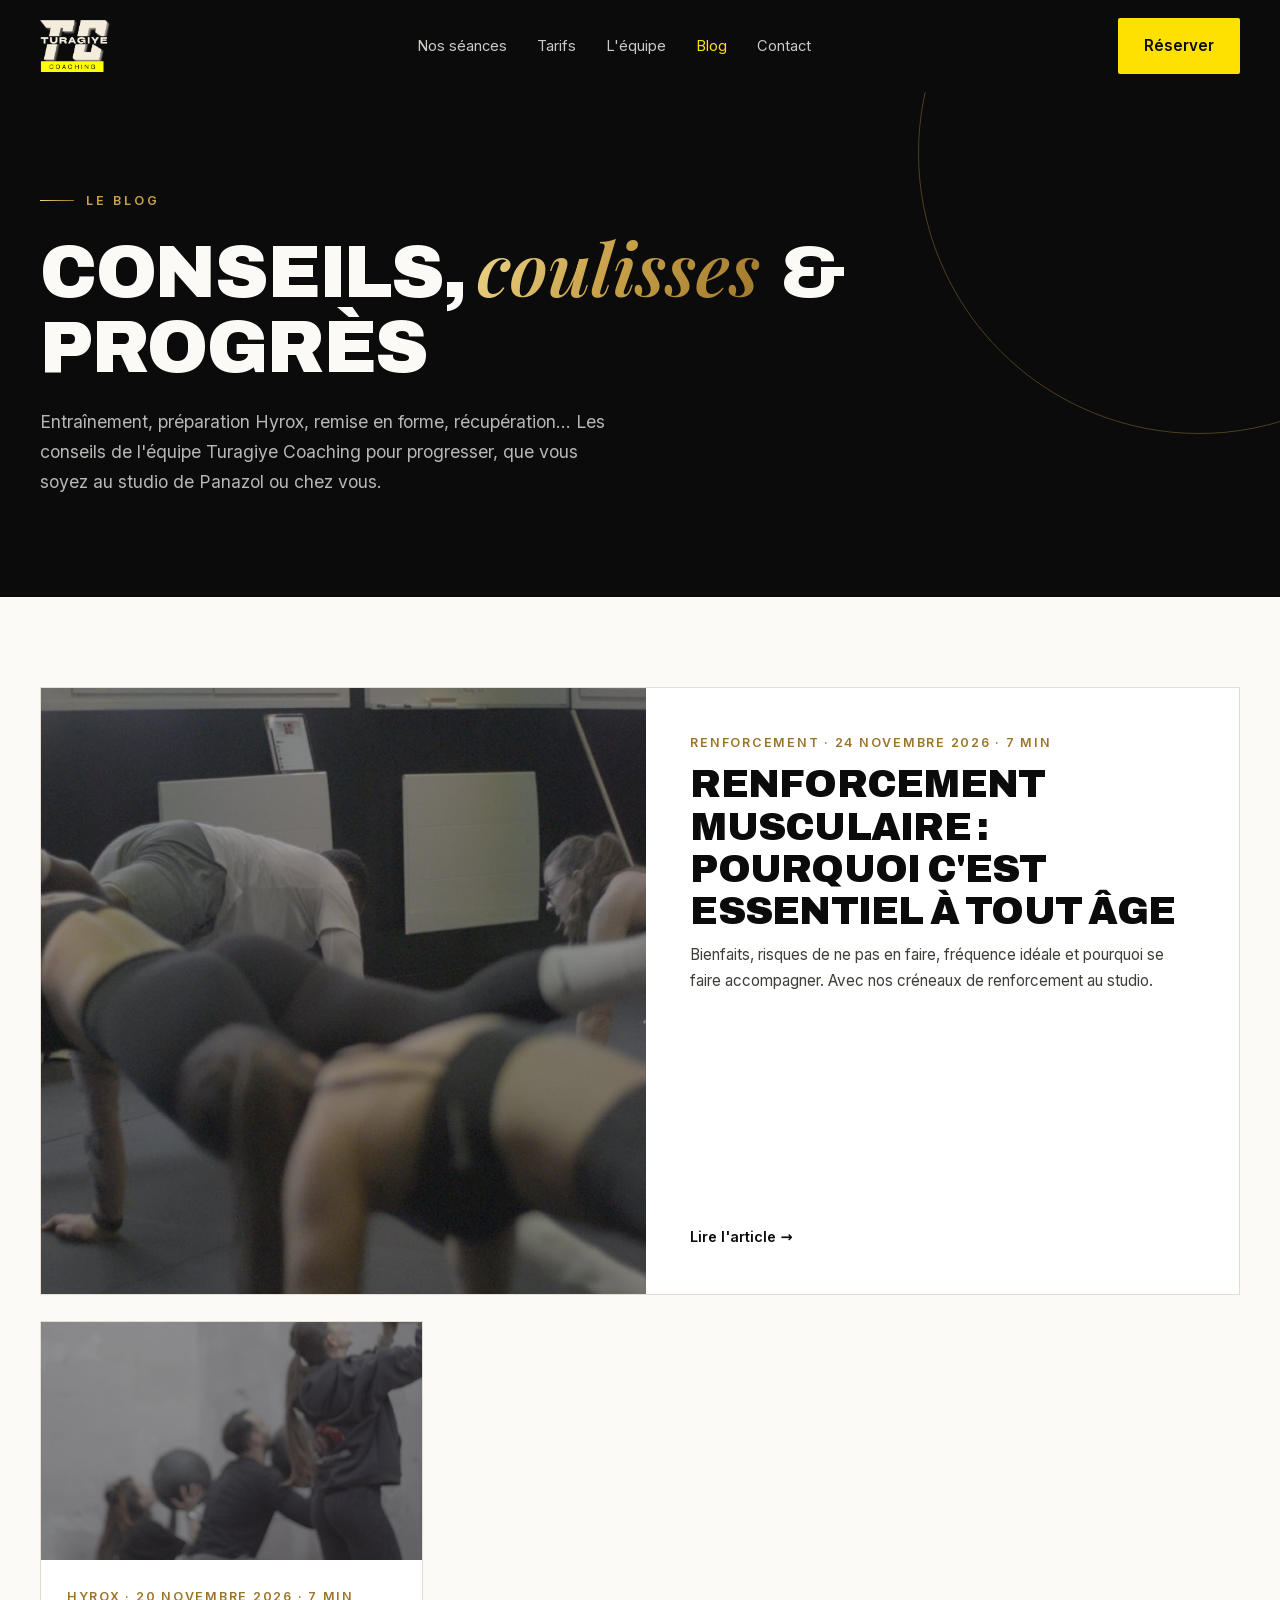
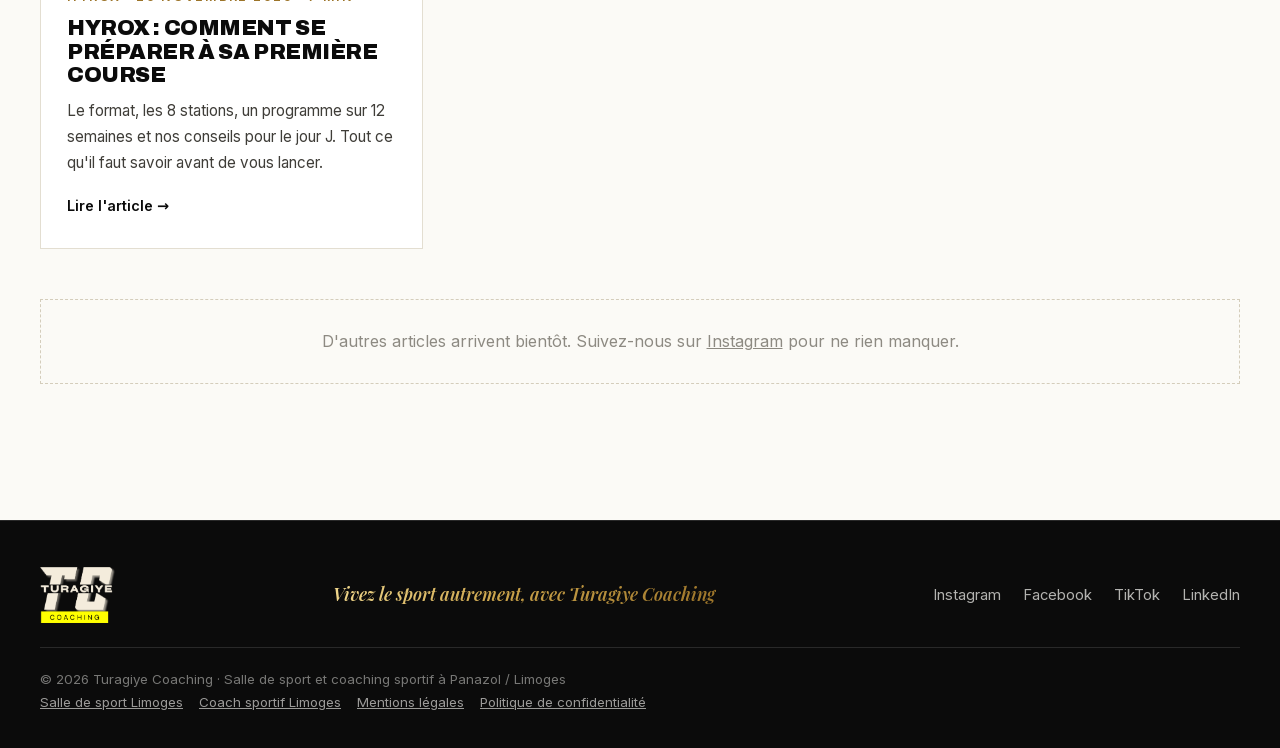
<file: blog/index.html>
<!doctype html>
<html lang="fr">
<head>
  <meta charset="utf-8">
  <meta name="viewport" content="width=device-width, initial-scale=1">
  <title>Blog sport et coaching à Limoges | Turagiye Coaching</title>
  <meta name="description" content="Conseils d'entraînement, préparation Hyrox, remise en forme et vie du studio : le blog de Turagiye Coaching, salle de sport à Panazol (Limoges).">
  <link rel="canonical" href="https://turagiyecoaching.fr/blog/">
  <meta name="theme-color" content="#0b0b0b">
  <link rel="icon" href="../images/logo-noir.png">
  <meta property="og:type" content="website">
  <meta property="og:locale" content="fr_FR">
  <meta property="og:site_name" content="Turagiye Coaching">
  <meta property="og:title" content="Le blog de Turagiye Coaching">
  <meta property="og:description" content="Conseils d'entraînement, préparation Hyrox et vie du studio, par l'équipe de Turagiye Coaching à Panazol / Limoges.">
  <meta property="og:url" content="https://turagiyecoaching.fr/blog/">
  <meta property="og:image" content="https://turagiyecoaching.fr/images/partage.jpg">
  <link rel="stylesheet" href="../fonts/fonts.css?v=20261124">
  <link rel="stylesheet" href="blog.css?v=20261124b">
  <script type="application/ld+json">
  {
    "@context": "https://schema.org",
    "@type": "Blog",
    "@id": "https://turagiyecoaching.fr/blog/#blog",
    "name": "Le blog de Turagiye Coaching",
    "url": "https://turagiyecoaching.fr/blog/",
    "inLanguage": "fr-FR",
    "publisher": { "@id": "https://turagiyecoaching.fr/#studio" },
    "blogPost": [
      { "@type": "BlogPosting", "headline": "Renforcement musculaire : pourquoi c'est essentiel à tout âge", "url": "https://turagiyecoaching.fr/blog/renforcement-musculaire-tout-age.html", "datePublished": "2026-11-24" },
      { "@type": "BlogPosting", "headline": "Hyrox : comment se préparer à sa première course", "url": "https://turagiyecoaching.fr/blog/preparer-son-premier-hyrox.html", "datePublished": "2026-11-20" }
    ]
  }
  </script>
</head>
<body>
  <nav class="nav">
    <div class="container">
      <a href="../" class="logo"><img src="../images/logo-clair.png" alt="Turagiye Coaching — accueil"></a>
      <ul>
        <li><a href="../#offres">Nos séances</a></li>
        <li><a href="../#tarifs">Tarifs</a></li>
        <li><a href="../#equipe">L'équipe</a></li>
        <li><a href="./" aria-current="page">Blog</a></li>
        <li><a href="../#contact">Contact</a></li>
      </ul>
      <a href="https://feelup.app/turagiye-coaching-panazol" target="_blank" rel="noopener" class="btn btn-yellow">Réserver</a>
    </div>
  </nav>

  <header class="blog-hero">
    <div class="container">
      <span class="eyebrow">Le blog</span>
      <h1>Conseils, <span class="gold-text">coulisses</span> &amp; progrès</h1>
      <p>Entraînement, préparation Hyrox, remise en forme, récupération… Les conseils de l'équipe Turagiye Coaching pour progresser, que vous soyez au studio de Panazol ou chez vous.</p>
    </div>
  </header>

  <main class="posts">
    <div class="container">
      <div class="post-grid">
        <!-- Nouvel article : copier ce bloc en haut de la liste. Le plus récent garde la classe "featured". -->
        <a class="post-card featured" href="renforcement-musculaire-tout-age.html">
          <div class="img"><img src="../images/gainage.jpg" alt="Gainage pendant un cours de renforcement musculaire au studio" style="object-position:50% 55%"></div>
          <div class="body">
            <span class="meta">Renforcement · 24 novembre 2026 · 7 min</span>
            <h2>Renforcement musculaire : pourquoi c'est essentiel à tout âge</h2>
            <p>Bienfaits, risques de ne pas en faire, fréquence idéale et pourquoi se faire accompagner. Avec nos créneaux de renforcement au studio.</p>
            <span class="more">Lire l'article →</span>
          </div>
        </a>
        <a class="post-card" href="preparer-son-premier-hyrox.html">
          <div class="img"><img src="../images/hyrox-wallballs.jpg" alt="Wall balls pendant un entraînement Hyrox au studio" style="object-position:50% 35%"></div>
          <div class="body">
            <span class="meta">Hyrox · 20 novembre 2026 · 7 min</span>
            <h2>Hyrox : comment se préparer à sa première course</h2>
            <p>Le format, les 8 stations, un programme sur 12 semaines et nos conseils pour le jour J. Tout ce qu'il faut savoir avant de vous lancer.</p>
            <span class="more">Lire l'article →</span>
          </div>
        </a>
      </div>
      <p class="soon">D'autres articles arrivent bientôt. Suivez-nous sur <a href="https://www.instagram.com/turagiye_coaching/" target="_blank" rel="noopener">Instagram</a> pour ne rien manquer.</p>
    </div>
  </main>

  <footer>
    <div class="container">
      <a href="../" class="logo"><img src="../images/logo-clair.png" alt="Turagiye Coaching" style="height:56px;width:auto"></a>
      <span class="slogan gold-text">Vivez le sport autrement, avec Turagiye Coaching</span>
      <ul>
        <li><a href="https://www.instagram.com/turagiye_coaching/" target="_blank" rel="noopener">Instagram</a></li>
        <li><a href="https://www.facebook.com/p/Turagiye-Coaching-100078954837869/" target="_blank" rel="noopener">Facebook</a></li>
        <li><a href="https://www.tiktok.com/@melissaymar" target="_blank" rel="noopener">TikTok</a></li>
        <li><a href="https://fr.linkedin.com/company/turagiye-coaching" target="_blank" rel="noopener">LinkedIn</a></li>
      </ul>
      <small>© 2026 Turagiye Coaching · Salle de sport et coaching sportif à Panazol / Limoges<br>
        <a href="../salle-de-sport-limoges.html">Salle de sport Limoges</a><a href="../coach-sportif-limoges.html">Coach sportif Limoges</a><a href="../mentions-legales.html">Mentions légales</a><a href="../confidentialite.html">Politique de confidentialité</a></small>
    </div>
  </footer>
</body>
</html>
</file>
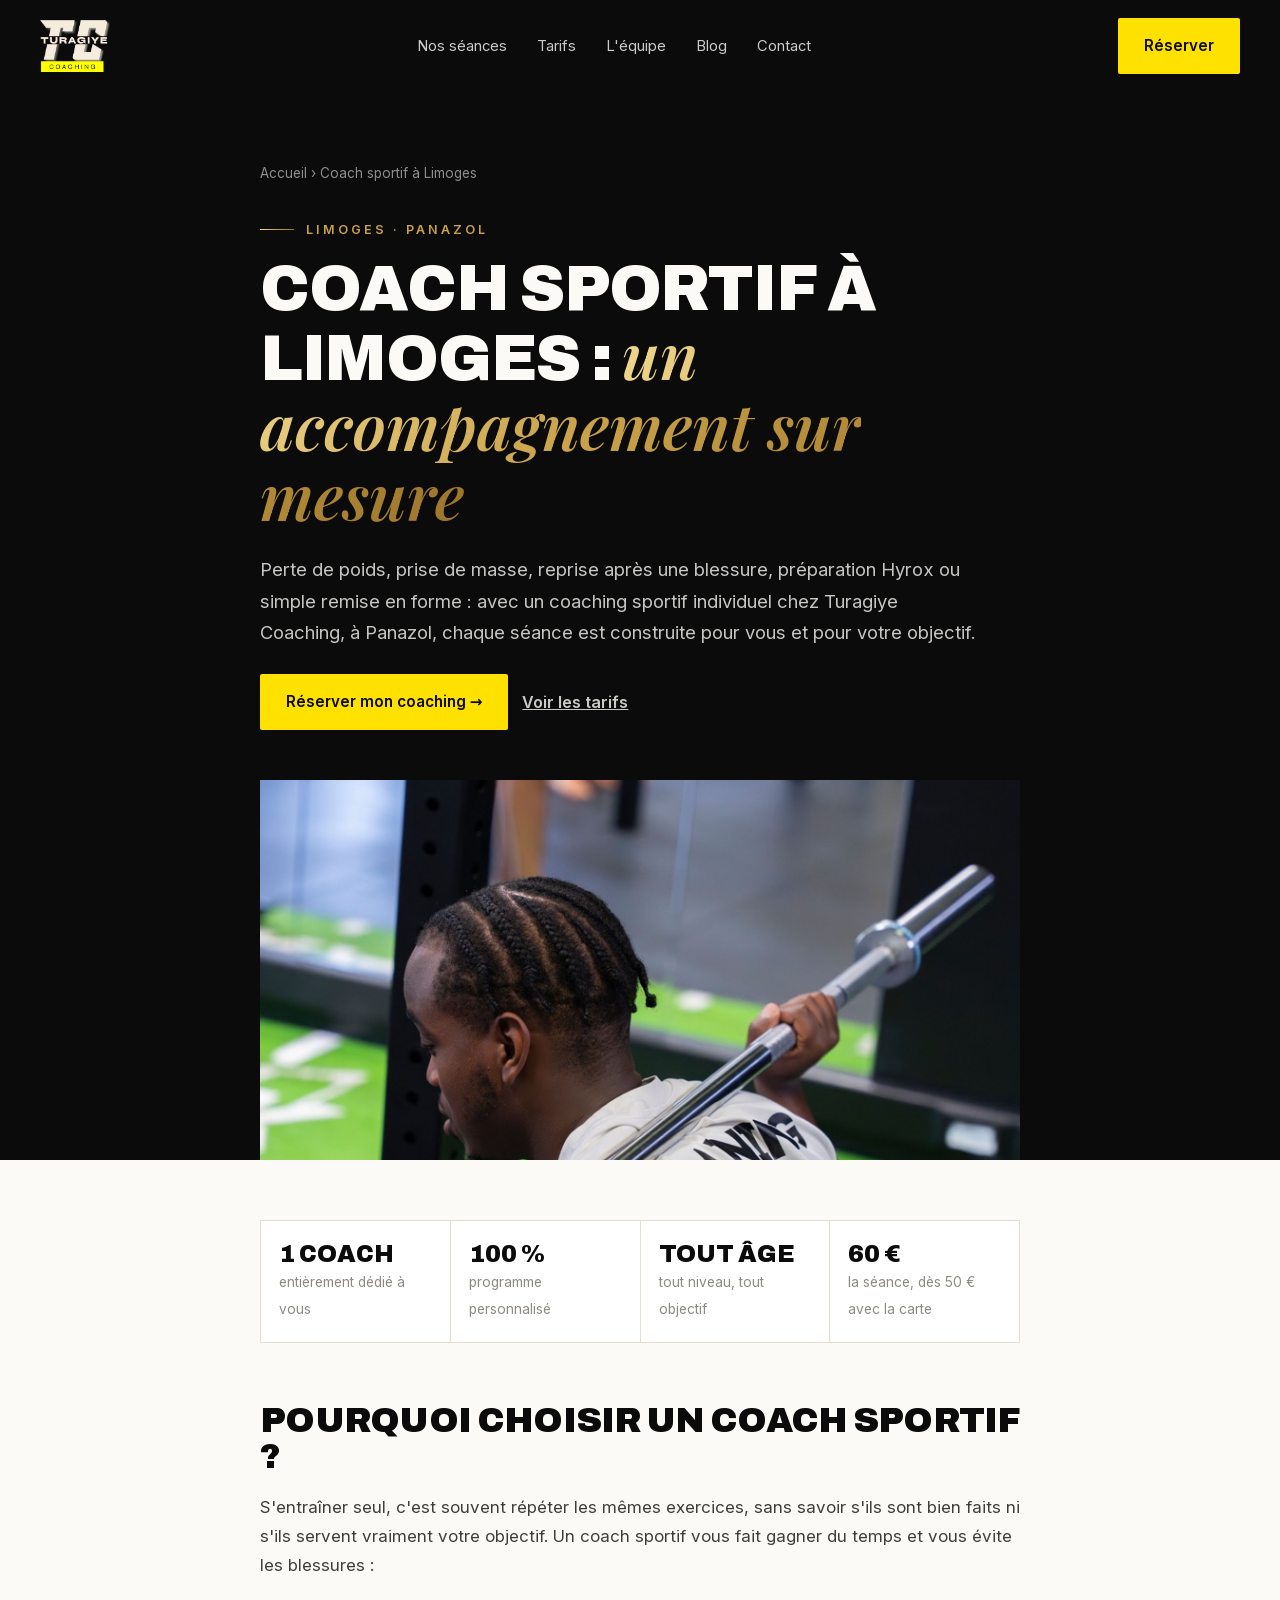
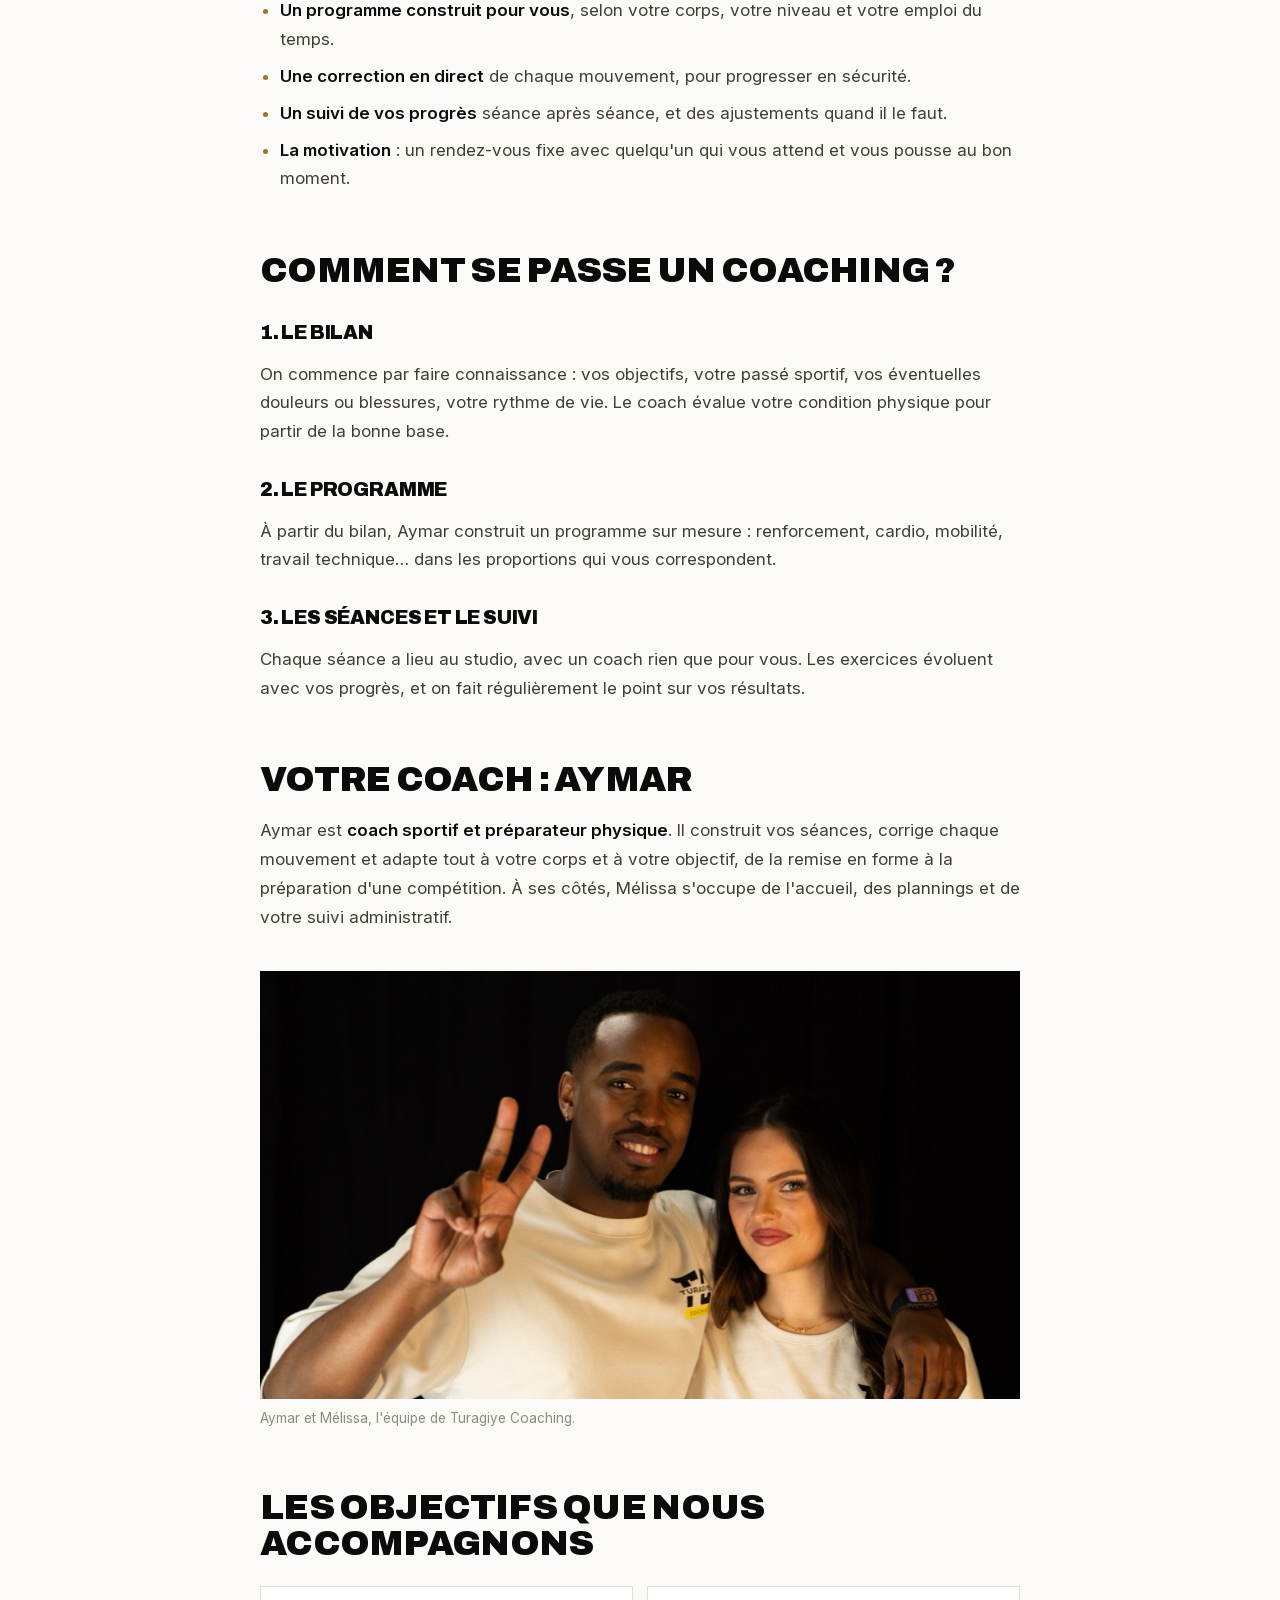
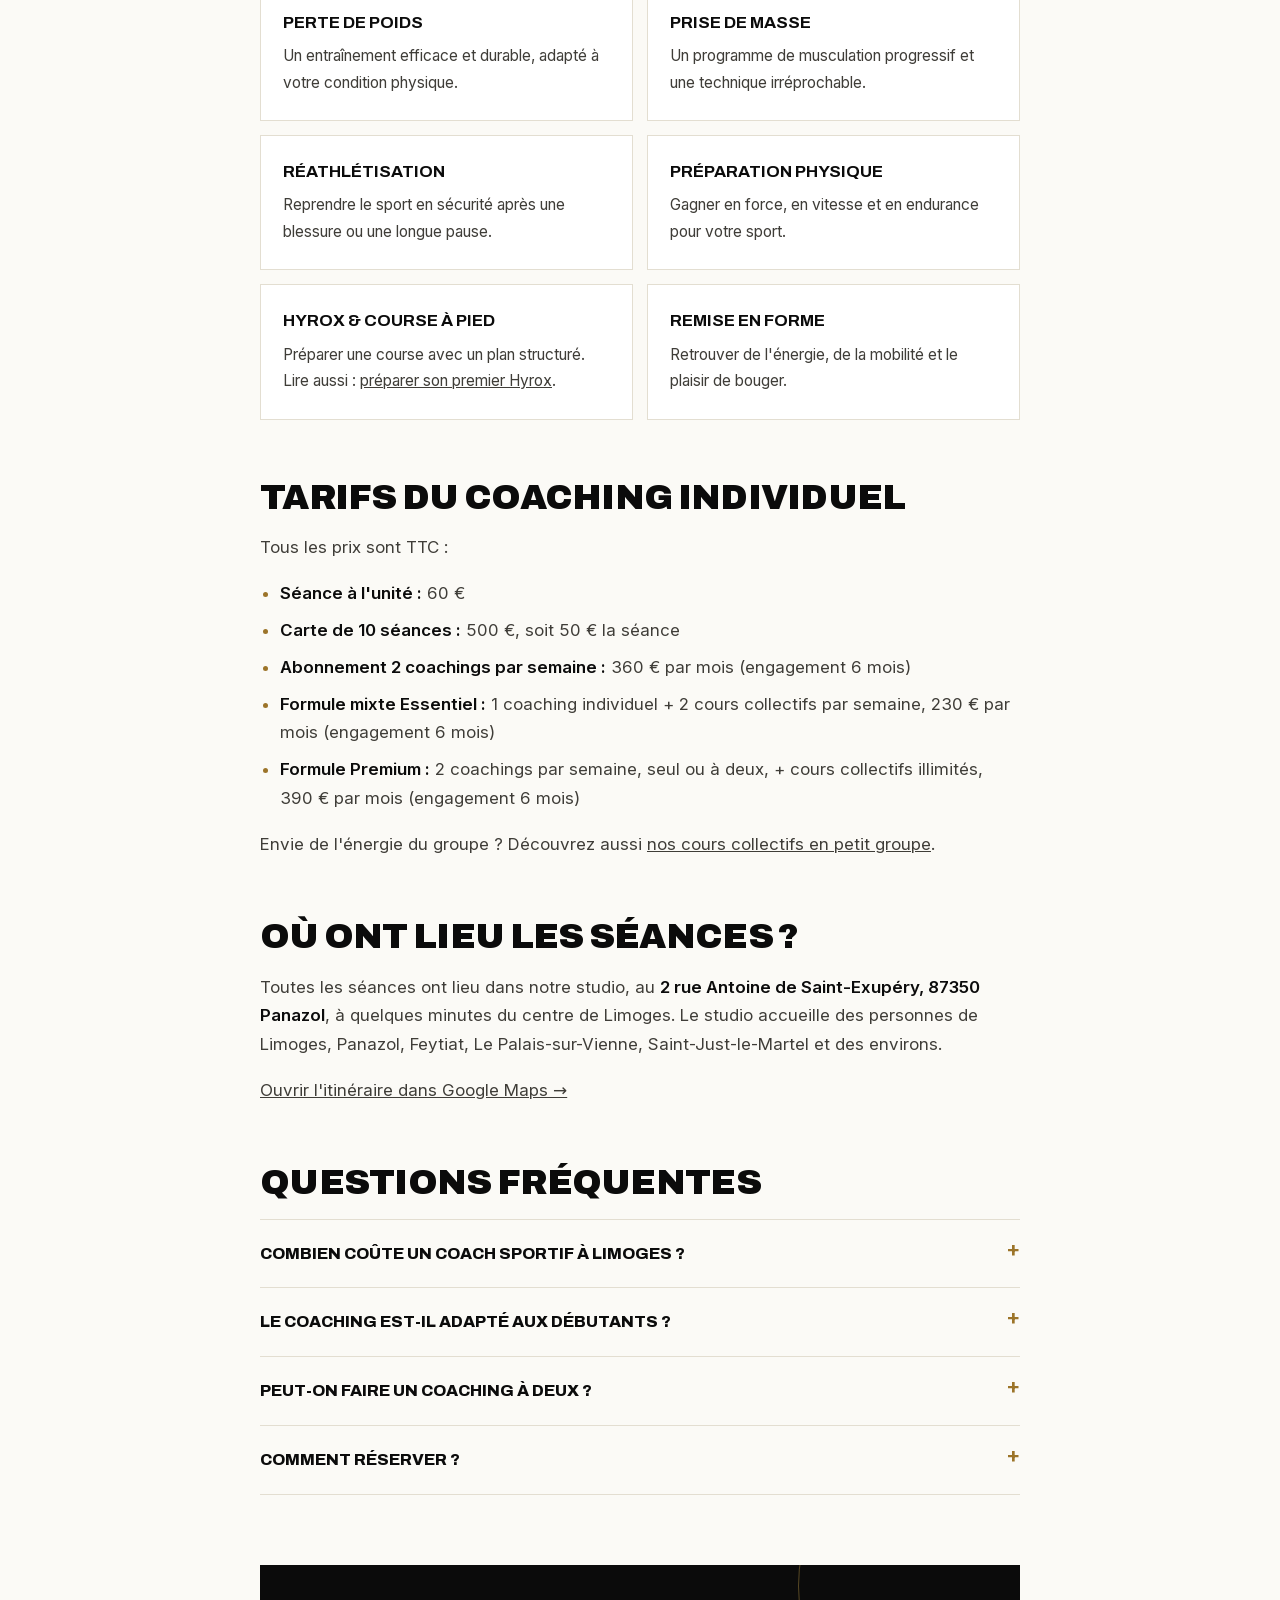
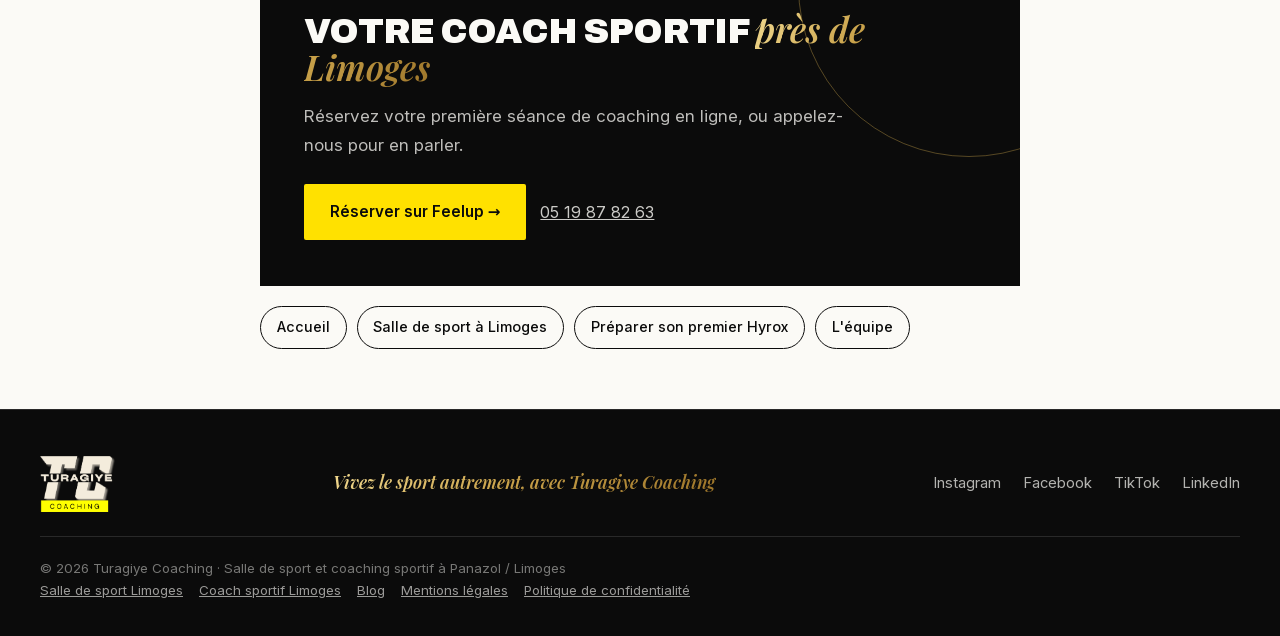
<file: coach-sportif-limoges.html>
<!doctype html>
<html lang="fr">
<head>
  <meta charset="utf-8">
  <meta name="viewport" content="width=device-width, initial-scale=1">
  <title>Coach sportif à Limoges (Panazol) : coaching individuel sur mesure | Turagiye Coaching</title>
  <meta name="description" content="Coaching sportif individuel près de Limoges, à Panazol : bilan, programme personnalisé et suivi par Aymar, coach sportif et préparateur physique. 60 € la séance, dès 50 € avec la carte.">
  <link rel="canonical" href="https://turagiyecoaching.fr/coach-sportif-limoges.html">
  <meta name="theme-color" content="#0b0b0b">
  <link rel="icon" href="images/logo-noir.png">
  <meta property="og:type" content="website">
  <meta property="og:locale" content="fr_FR">
  <meta property="og:site_name" content="Turagiye Coaching">
  <meta property="og:title" content="Coach sportif à Limoges : un accompagnement sur mesure">
  <meta property="og:description" content="Coaching sportif individuel près de Limoges, à Panazol : bilan, programme personnalisé et suivi par Aymar, coach sportif et préparateur physique. 60 € la séance, dès 50 € avec la carte.">
  <meta property="og:url" content="https://turagiyecoaching.fr/coach-sportif-limoges.html">
  <meta property="og:image" content="https://turagiyecoaching.fr/images/coaching-individuel.jpg">
  <meta name="twitter:card" content="summary_large_image">
  <link rel="stylesheet" href="fonts/fonts.css?v=20261124">
  <link rel="stylesheet" href="blog/blog.css?v=20261124b">
  <script type="application/ld+json">
{
  "@context": "https://schema.org",
  "@graph": [
    {
      "@type": "Service",
      "name": "Coaching sportif individuel à Limoges",
      "serviceType": "Coaching sportif individuel",
      "url": "https://turagiyecoaching.fr/coach-sportif-limoges.html",
      "provider": {
        "@id": "https://turagiyecoaching.fr/#studio",
        "@type": "ExerciseGym",
        "name": "Turagiye Coaching",
        "telephone": "+33519878263",
        "address": {
          "@type": "PostalAddress",
          "streetAddress": "2 rue Antoine de Saint-Exupéry",
          "postalCode": "87350",
          "addressLocality": "Panazol",
          "addressCountry": "FR"
        }
      },
      "areaServed": [
        {
          "@type": "City",
          "name": "Limoges"
        },
        {
          "@type": "City",
          "name": "Panazol"
        },
        {
          "@type": "City",
          "name": "Feytiat"
        },
        {
          "@type": "City",
          "name": "Le Palais-sur-Vienne"
        }
      ]
    },
    {
      "@type": "BreadcrumbList",
      "itemListElement": [
        {
          "@type": "ListItem",
          "position": 1,
          "name": "Accueil",
          "item": "https://turagiyecoaching.fr/"
        },
        {
          "@type": "ListItem",
          "position": 2,
          "name": "Coach sportif à Limoges",
          "item": "https://turagiyecoaching.fr/coach-sportif-limoges.html"
        }
      ]
    },
    {
      "@type": "FAQPage",
      "mainEntity": [
        {
          "@type": "Question",
          "name": "Combien coûte un coach sportif à Limoges ?",
          "acceptedAnswer": {
            "@type": "Answer",
            "text": "Chez Turagiye Coaching, une séance de coaching individuel coûte 60 €, ou 50 € avec la carte de 10 séances. L'abonnement 2 séances par semaine est à 360 € par mois."
          }
        },
        {
          "@type": "Question",
          "name": "Le coaching est-il adapté aux débutants ?",
          "acceptedAnswer": {
            "@type": "Answer",
            "text": "Oui, c'est même idéal pour débuter : le coach vous apprend les bons gestes dès le départ et adapte chaque séance à votre niveau."
          }
        },
        {
          "@type": "Question",
          "name": "Peut-on faire un coaching à deux ?",
          "acceptedAnswer": {
            "@type": "Answer",
            "text": "Oui, la formule Premium permet de partager les coachings individuels à deux personnes, avec les cours collectifs illimités en plus."
          }
        },
        {
          "@type": "Question",
          "name": "Comment réserver ?",
          "acceptedAnswer": {
            "@type": "Answer",
            "text": "En ligne sur Feelup, ou par téléphone au 05 19 87 82 63."
          }
        }
      ]
    }
  ]
}
  </script>
</head>
<body>
  <nav class="nav">
    <div class="container">
      <a href="" class="logo"><img src="images/logo-clair.png" alt="Turagiye Coaching — accueil"></a>
      <ul>
        <li><a href="#offres">Nos séances</a></li>
        <li><a href="#tarifs">Tarifs</a></li>
        <li><a href="#equipe">L'équipe</a></li>
        <li><a href="blog/">Blog</a></li>
        <li><a href="#contact">Contact</a></li>
      </ul>
      <a href="https://feelup.app/turagiye-coaching-panazol" target="_blank" rel="noopener" class="btn btn-yellow">Réserver</a>
    </div>
  </nav>

  <header class="article-head">
    <div class="narrow">
      <div class="crumbs"><a href="./">Accueil</a> › Coach sportif à Limoges</div>
      <span class="eyebrow">Limoges · Panazol</span>
      <h1>Coach sportif à Limoges : <span class="gold-text">un accompagnement sur mesure</span></h1>
      <p class="intro">Perte de poids, prise de masse, reprise après une blessure, préparation Hyrox ou simple remise en forme : avec un coaching sportif individuel chez Turagiye Coaching, à Panazol, chaque séance est construite pour vous et pour votre objectif.</p>
      <div class="lp-actions">
        <a class="btn btn-yellow" href="https://feelup.app/turagiye-coaching-panazol" target="_blank" rel="noopener">Réserver mon coaching →</a>
        <a class="link" href="#tarifs">Voir les tarifs</a>
      </div>
    </div>
    <div class="narrow">
      <figure class="cover" style="margin:0 0 -120px">
        <img src="images/coaching-individuel.jpg" alt="Séance de coaching sportif individuel au studio Turagiye Coaching près de Limoges" style="object-position:50% 38%">
      </figure>
    </div>
  </header>

  <main class="article-body">
    <article class="narrow">
      <div class="facts">
        <div><b>1 coach</b><span>entièrement dédié à vous</span></div>
        <div><b>100 %</b><span>programme personnalisé</span></div>
        <div><b>Tout âge</b><span>tout niveau, tout objectif</span></div>
        <div><b>60 €</b><span>la séance, dès 50 € avec la carte</span></div>
      </div>

      <h2>Pourquoi choisir un coach sportif ?</h2>
      <p>S'entraîner seul, c'est souvent répéter les mêmes exercices, sans savoir s'ils sont bien faits ni s'ils servent vraiment votre objectif. Un coach sportif vous fait gagner du temps et vous évite les blessures :</p>
      <ul>
        <li><strong>Un programme construit pour vous</strong>, selon votre corps, votre niveau et votre emploi du temps.</li>
        <li><strong>Une correction en direct</strong> de chaque mouvement, pour progresser en sécurité.</li>
        <li><strong>Un suivi de vos progrès</strong> séance après séance, et des ajustements quand il le faut.</li>
        <li><strong>La motivation</strong> : un rendez-vous fixe avec quelqu'un qui vous attend et vous pousse au bon moment.</li>
      </ul>

      <h2>Comment se passe un coaching ?</h2>
      <h3>1. Le bilan</h3>
      <p>On commence par faire connaissance : vos objectifs, votre passé sportif, vos éventuelles douleurs ou blessures, votre rythme de vie. Le coach évalue votre condition physique pour partir de la bonne base.</p>
      <h3>2. Le programme</h3>
      <p>À partir du bilan, Aymar construit un programme sur mesure : renforcement, cardio, mobilité, travail technique… dans les proportions qui vous correspondent.</p>
      <h3>3. Les séances et le suivi</h3>
      <p>Chaque séance a lieu au studio, avec un coach rien que pour vous. Les exercices évoluent avec vos progrès, et on fait régulièrement le point sur vos résultats.</p>

      <h2>Votre coach : Aymar</h2>
      <p>Aymar est <strong>coach sportif et préparateur physique</strong>. Il construit vos séances, corrige chaque mouvement et adapte tout à votre corps et à votre objectif, de la remise en forme à la préparation d'une compétition. À ses côtés, Mélissa s'occupe de l'accueil, des plannings et de votre suivi administratif.</p>
      <figure class="photo">
        <img src="images/melissa-aymar.jpg" alt="Aymar, coach sportif, et Mélissa, l'équipe de Turagiye Coaching" loading="lazy" style="object-position:50% 28%">
        <figcaption>Aymar et Mélissa, l'équipe de Turagiye Coaching.</figcaption>
      </figure>

      <h2>Les objectifs que nous accompagnons</h2>
      <div class="cards">
        <div><b>Perte de poids</b><p>Un entraînement efficace et durable, adapté à votre condition physique.</p></div>
        <div><b>Prise de masse</b><p>Un programme de musculation progressif et une technique irréprochable.</p></div>
        <div><b>Réathlétisation</b><p>Reprendre le sport en sécurité après une blessure ou une longue pause.</p></div>
        <div><b>Préparation physique</b><p>Gagner en force, en vitesse et en endurance pour votre sport.</p></div>
        <div><b>Hyrox &amp; course à pied</b><p>Préparer une course avec un plan structuré. Lire aussi : <a href="blog/preparer-son-premier-hyrox.html">préparer son premier Hyrox</a>.</p></div>
        <div><b>Remise en forme</b><p>Retrouver de l'énergie, de la mobilité et le plaisir de bouger.</p></div>
      </div>

      <h2 id="tarifs">Tarifs du coaching individuel</h2>
      <p>Tous les prix sont TTC :</p>
      <ul>
        <li><strong>Séance à l'unité :</strong> 60 €</li>
        <li><strong>Carte de 10 séances :</strong> 500 €, soit 50 € la séance</li>
        <li><strong>Abonnement 2 coachings par semaine :</strong> 360 € par mois (engagement 6 mois)</li>
        <li><strong>Formule mixte Essentiel :</strong> 1 coaching individuel + 2 cours collectifs par semaine, 230 € par mois (engagement 6 mois)</li>
        <li><strong>Formule Premium :</strong> 2 coachings par semaine, seul ou à deux, + cours collectifs illimités, 390 € par mois (engagement 6 mois)</li>
      </ul>
      <p>Envie de l'énergie du groupe ? Découvrez aussi <a href="salle-de-sport-limoges.html">nos cours collectifs en petit groupe</a>.</p>

      <h2>Où ont lieu les séances ?</h2>
      <p>Toutes les séances ont lieu dans notre studio, au <strong>2 rue Antoine de Saint-Exupéry, 87350 Panazol</strong>, à quelques minutes du centre de Limoges. Le studio accueille des personnes de Limoges, Panazol, Feytiat, Le Palais-sur-Vienne, Saint-Just-le-Martel et des environs.</p>
      <p><a href="https://www.google.com/maps/search/?api=1&query=2+Rue+Antoine+de+Saint-Exup%C3%A9ry+87350+Panazol" target="_blank" rel="noopener">Ouvrir l'itinéraire dans Google Maps →</a></p>

      <h2>Questions fréquentes</h2>
      <div class="faq-lp">
        <details><summary>Combien coûte un coach sportif à Limoges ?</summary><p>Chez Turagiye Coaching, une séance de coaching individuel coûte 60 €, ou 50 € avec la carte de 10 séances. L'abonnement 2 séances par semaine est à 360 € par mois.</p></details>
        <details><summary>Le coaching est-il adapté aux débutants ?</summary><p>Oui, c'est même idéal pour débuter : le coach vous apprend les bons gestes dès le départ et adapte chaque séance à votre niveau.</p></details>
        <details><summary>Peut-on faire un coaching à deux ?</summary><p>Oui, la formule Premium permet de partager les coachings individuels à deux personnes, avec les cours collectifs illimités en plus.</p></details>
        <details><summary>Comment réserver ?</summary><p>En ligne sur Feelup, ou par téléphone au <a href="tel:+33519878263">05 19 87 82 63</a>.</p></details>
      </div>

      <aside class="cta-box">
        <h2>Votre coach sportif <span class="gold-text">près de Limoges</span></h2>
        <p>Réservez votre première séance de coaching en ligne, ou appelez-nous pour en parler.</p>
        <div class="actions">
          <a class="btn btn-yellow" href="https://feelup.app/turagiye-coaching-panazol" target="_blank" rel="noopener">Réserver sur Feelup →</a>
          <a class="link" href="tel:+33519878263">05 19 87 82 63</a>
        </div>
      </aside>

      <div class="see-also">
        <a href="./">Accueil</a><a href="salle-de-sport-limoges.html">Salle de sport à Limoges</a><a href="blog/preparer-son-premier-hyrox.html">Préparer son premier Hyrox</a><a href="./#equipe">L'équipe</a>
      </div>
    </article>
  </main>

  <footer>
    <div class="container">
      <a href="" class="logo"><img src="images/logo-clair.png" alt="Turagiye Coaching" style="height:56px;width:auto"></a>
      <span class="slogan gold-text">Vivez le sport autrement, avec Turagiye Coaching</span>
      <ul>
        <li><a href="https://www.instagram.com/turagiye_coaching/" target="_blank" rel="noopener">Instagram</a></li>
        <li><a href="https://www.facebook.com/p/Turagiye-Coaching-100078954837869/" target="_blank" rel="noopener">Facebook</a></li>
        <li><a href="https://www.tiktok.com/@melissaymar" target="_blank" rel="noopener">TikTok</a></li>
        <li><a href="https://fr.linkedin.com/company/turagiye-coaching" target="_blank" rel="noopener">LinkedIn</a></li>
      </ul>
      <small>© 2026 Turagiye Coaching · Salle de sport et coaching sportif à Panazol / Limoges<br>
        <a href="salle-de-sport-limoges.html">Salle de sport Limoges</a><a href="coach-sportif-limoges.html">Coach sportif Limoges</a><a href="blog/">Blog</a><a href="mentions-legales.html">Mentions légales</a><a href="confidentialite.html">Politique de confidentialité</a></small>
    </div>
  </footer>
</body>
</html>
</file>
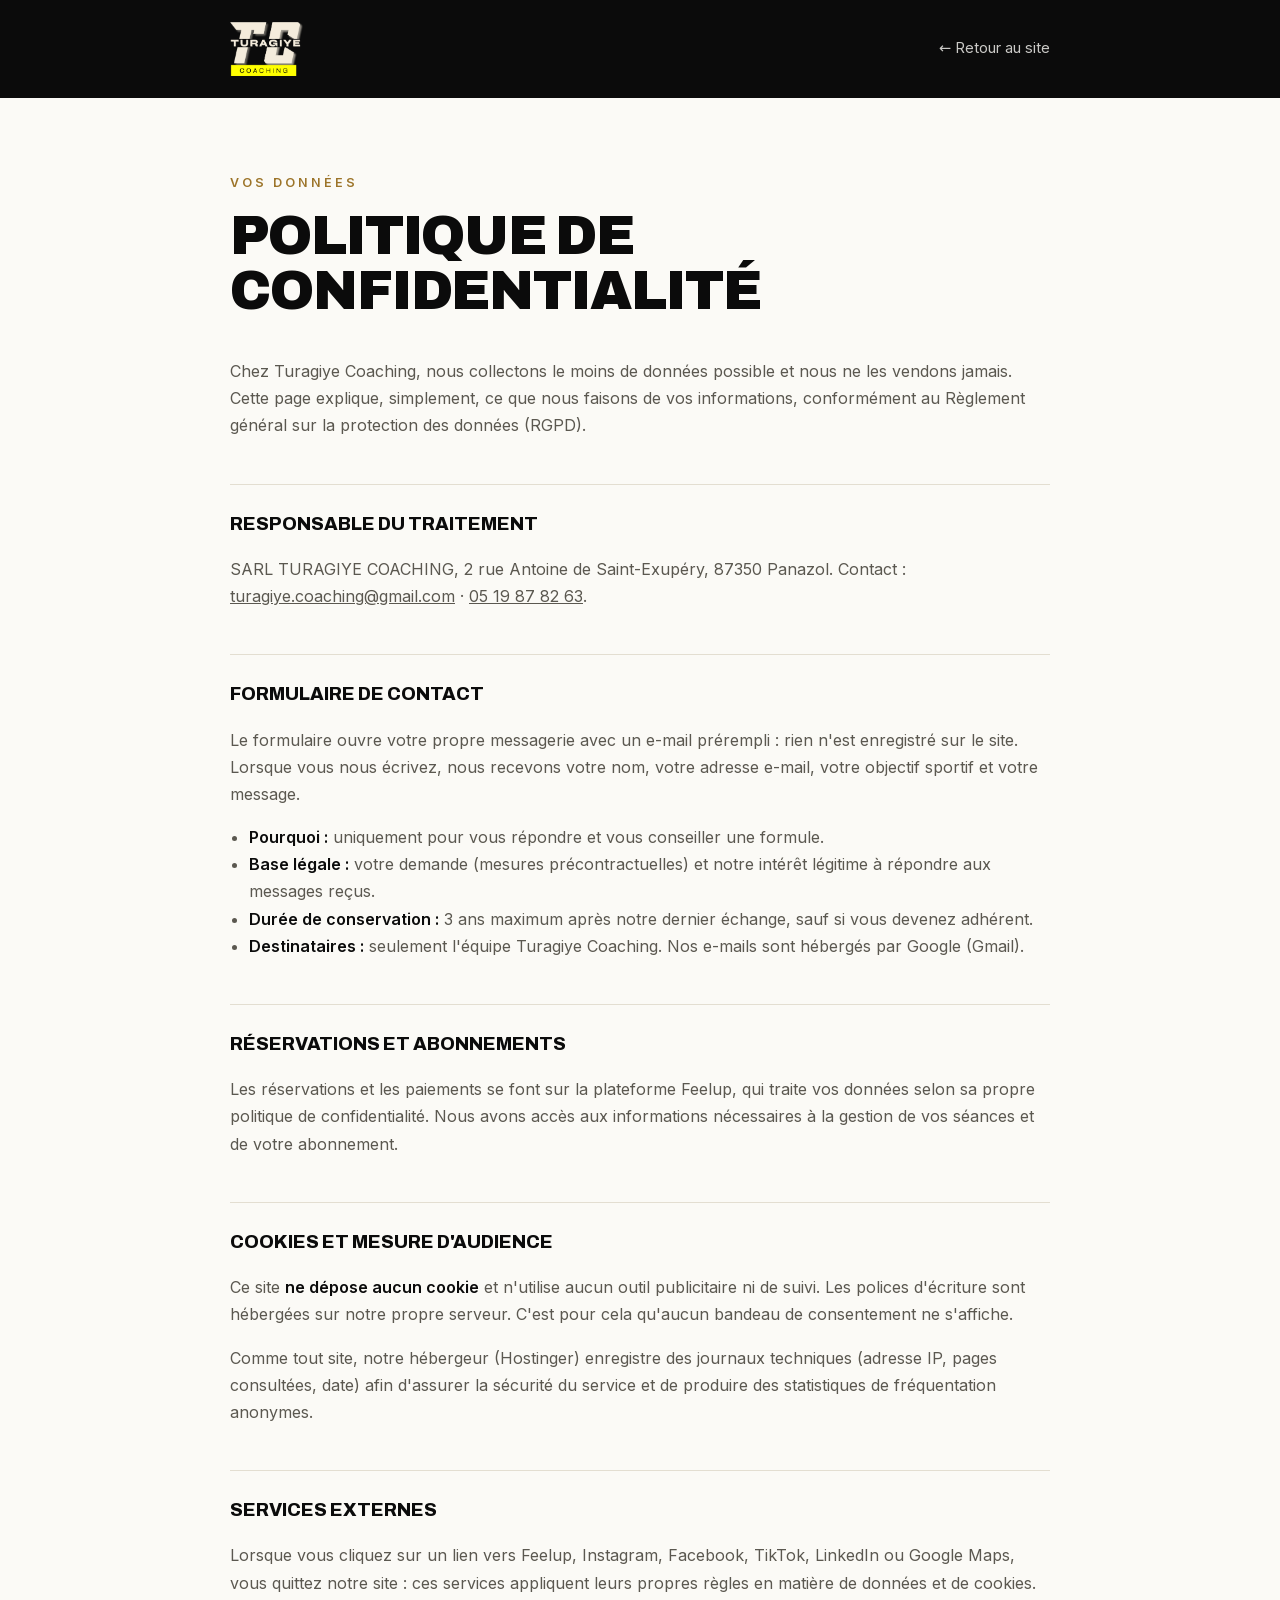
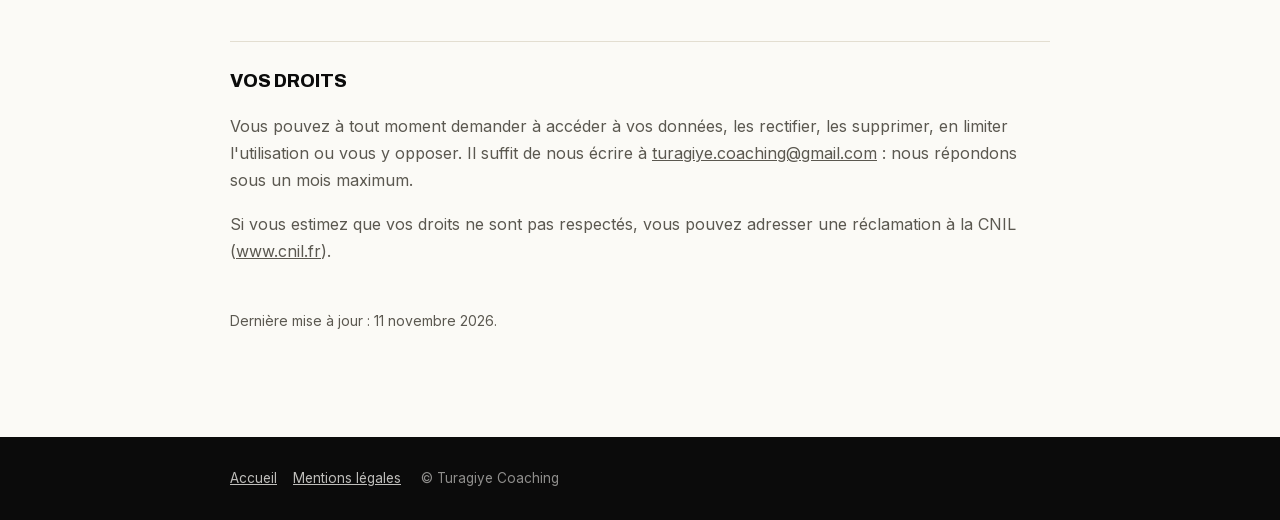
<file: confidentialite.html>
<!doctype html>
<html lang="fr">
<head>
  <meta charset="utf-8">
  <meta name="viewport" content="width=device-width, initial-scale=1">
  <title>Politique de confidentialité | Turagiye Coaching</title>
  <meta name="description" content="Comment Turagiye Coaching, salle de sport à Panazol (Limoges), protège vos données personnelles.">
  <link rel="canonical" href="https://turagiyecoaching.fr/confidentialite.html">
  <link rel="icon" href="images/logo-noir.png">
  <link rel="stylesheet" href="fonts/fonts.css?v=20261124">
  <link rel="stylesheet" href="legal.css?v=20261124">
</head>
<body>
  <header><div class="wrap"><a href="./"><img src="images/logo-clair.png" alt="Turagiye Coaching — retour à l'accueil"></a><a class="back" href="./">← Retour au site</a></div></header>
  <main class="wrap">
    <span class="eyebrow">Vos données</span>
    <h1>Politique de confidentialité</h1>
    <p>Chez Turagiye Coaching, nous collectons le moins de données possible et nous ne les vendons jamais. Cette page explique, simplement, ce que nous faisons de vos informations, conformément au Règlement général sur la protection des données (RGPD).</p>

    <h2>Responsable du traitement</h2>
    <p>SARL TURAGIYE COACHING, 2 rue Antoine de Saint-Exupéry, 87350 Panazol. Contact : <a href="mailto:turagiye.coaching@gmail.com">turagiye.coaching@gmail.com</a> · <a href="tel:+33519878263">05 19 87 82 63</a>.</p>

    <h2>Formulaire de contact</h2>
    <p>Le formulaire ouvre votre propre messagerie avec un e-mail prérempli : rien n'est enregistré sur le site. Lorsque vous nous écrivez, nous recevons votre nom, votre adresse e-mail, votre objectif sportif et votre message.</p>
    <ul>
      <li><strong>Pourquoi :</strong> uniquement pour vous répondre et vous conseiller une formule.</li>
      <li><strong>Base légale :</strong> votre demande (mesures précontractuelles) et notre intérêt légitime à répondre aux messages reçus.</li>
      <li><strong>Durée de conservation :</strong> 3 ans maximum après notre dernier échange, sauf si vous devenez adhérent.</li>
      <li><strong>Destinataires :</strong> seulement l'équipe Turagiye Coaching. Nos e-mails sont hébergés par Google (Gmail).</li>
    </ul>

    <h2>Réservations et abonnements</h2>
    <p>Les réservations et les paiements se font sur la plateforme Feelup, qui traite vos données selon sa propre politique de confidentialité. Nous avons accès aux informations nécessaires à la gestion de vos séances et de votre abonnement.</p>

    <h2>Cookies et mesure d'audience</h2>
    <p>Ce site <strong>ne dépose aucun cookie</strong> et n'utilise aucun outil publicitaire ni de suivi. Les polices d'écriture sont hébergées sur notre propre serveur. C'est pour cela qu'aucun bandeau de consentement ne s'affiche.</p>
    <p>Comme tout site, notre hébergeur (Hostinger) enregistre des journaux techniques (adresse IP, pages consultées, date) afin d'assurer la sécurité du service et de produire des statistiques de fréquentation anonymes.</p>

    <h2>Services externes</h2>
    <p>Lorsque vous cliquez sur un lien vers Feelup, Instagram, Facebook, TikTok, LinkedIn ou Google Maps, vous quittez notre site : ces services appliquent leurs propres règles en matière de données et de cookies.</p>

    <h2>Vos droits</h2>
    <p>Vous pouvez à tout moment demander à accéder à vos données, les rectifier, les supprimer, en limiter l'utilisation ou vous y opposer. Il suffit de nous écrire à <a href="mailto:turagiye.coaching@gmail.com">turagiye.coaching@gmail.com</a> : nous répondons sous un mois maximum.</p>
    <p>Si vous estimez que vos droits ne sont pas respectés, vous pouvez adresser une réclamation à la CNIL (<a href="https://www.cnil.fr" target="_blank" rel="noopener">www.cnil.fr</a>).</p>

    <p style="margin-top:44px;font-size:.88rem">Dernière mise à jour : 11 novembre 2026.</p>
  </main>
  <footer><div class="wrap"><a href="./">Accueil</a><a href="mentions-legales.html">Mentions légales</a> © Turagiye Coaching</div></footer>
</body>
</html>
</file>
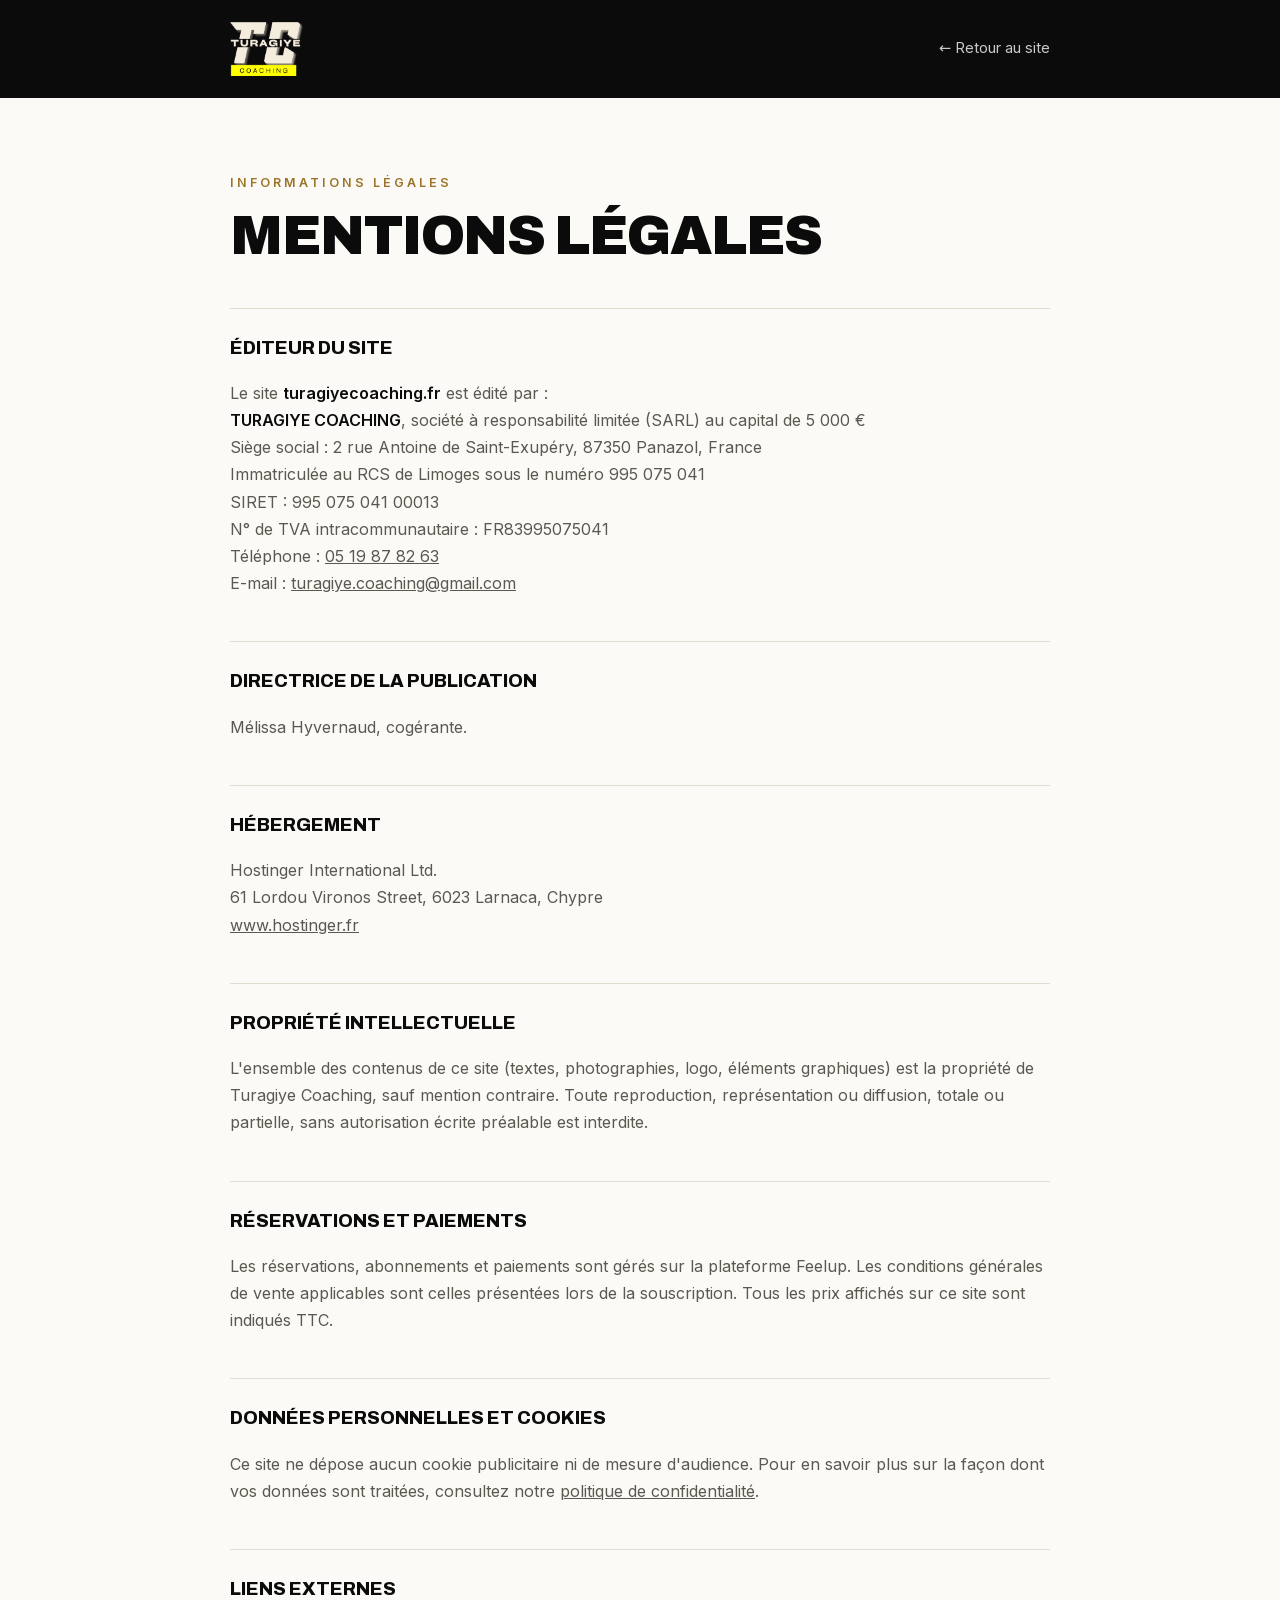
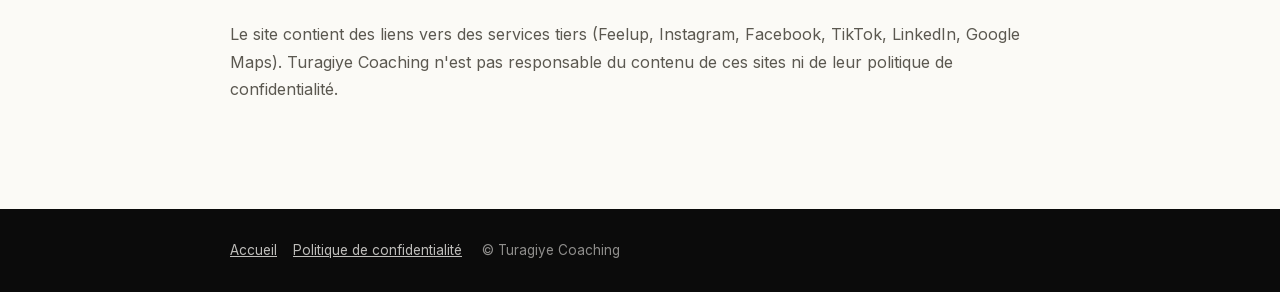
<file: mentions-legales.html>
<!doctype html>
<html lang="fr">
<head>
  <meta charset="utf-8">
  <meta name="viewport" content="width=device-width, initial-scale=1">
  <title>Mentions légales | Turagiye Coaching</title>
  <meta name="description" content="Mentions légales du site de Turagiye Coaching, salle de sport à Panazol (Limoges).">
  <link rel="canonical" href="https://turagiyecoaching.fr/mentions-legales.html">
  <link rel="icon" href="images/logo-noir.png">
  <link rel="stylesheet" href="fonts/fonts.css?v=20261124">
  <link rel="stylesheet" href="legal.css?v=20261124">
</head>
<body>
  <header><div class="wrap"><a href="./"><img src="images/logo-clair.png" alt="Turagiye Coaching — retour à l'accueil"></a><a class="back" href="./">← Retour au site</a></div></header>
  <main class="wrap">
    <span class="eyebrow">Informations légales</span>
    <h1>Mentions légales</h1>

    <h2>Éditeur du site</h2>
    <p>Le site <strong>turagiyecoaching.fr</strong> est édité par :<br>
      <strong>TURAGIYE COACHING</strong>, société à responsabilité limitée (SARL) au capital de 5&nbsp;000&nbsp;€<br>
      Siège social : 2 rue Antoine de Saint-Exupéry, 87350 Panazol, France<br>
      Immatriculée au RCS de Limoges sous le numéro 995 075 041<br>
      SIRET : 995 075 041 00013<br>
      N° de TVA intracommunautaire : FR83995075041<br>
      Téléphone : <a href="tel:+33519878263">05 19 87 82 63</a><br>
      E-mail : <a href="mailto:turagiye.coaching@gmail.com">turagiye.coaching@gmail.com</a></p>

    <h2>Directrice de la publication</h2>
    <p>Mélissa Hyvernaud, cogérante.</p>

    <h2>Hébergement</h2>
    <p>Hostinger International Ltd.<br>
      61 Lordou Vironos Street, 6023 Larnaca, Chypre<br>
      <a href="https://www.hostinger.fr" target="_blank" rel="noopener">www.hostinger.fr</a></p>

    <h2>Propriété intellectuelle</h2>
    <p>L'ensemble des contenus de ce site (textes, photographies, logo, éléments graphiques) est la propriété de Turagiye Coaching, sauf mention contraire. Toute reproduction, représentation ou diffusion, totale ou partielle, sans autorisation écrite préalable est interdite.</p>

    <h2>Réservations et paiements</h2>
    <p>Les réservations, abonnements et paiements sont gérés sur la plateforme Feelup. Les conditions générales de vente applicables sont celles présentées lors de la souscription. Tous les prix affichés sur ce site sont indiqués TTC.</p>

    <h2>Données personnelles et cookies</h2>
    <p>Ce site ne dépose aucun cookie publicitaire ni de mesure d'audience. Pour en savoir plus sur la façon dont vos données sont traitées, consultez notre <a href="confidentialite.html">politique de confidentialité</a>.</p>

    <h2>Liens externes</h2>
    <p>Le site contient des liens vers des services tiers (Feelup, Instagram, Facebook, TikTok, LinkedIn, Google Maps). Turagiye Coaching n'est pas responsable du contenu de ces sites ni de leur politique de confidentialité.</p>
  </main>
  <footer><div class="wrap"><a href="./">Accueil</a><a href="confidentialite.html">Politique de confidentialité</a> © Turagiye Coaching</div></footer>
</body>
</html>
</file>
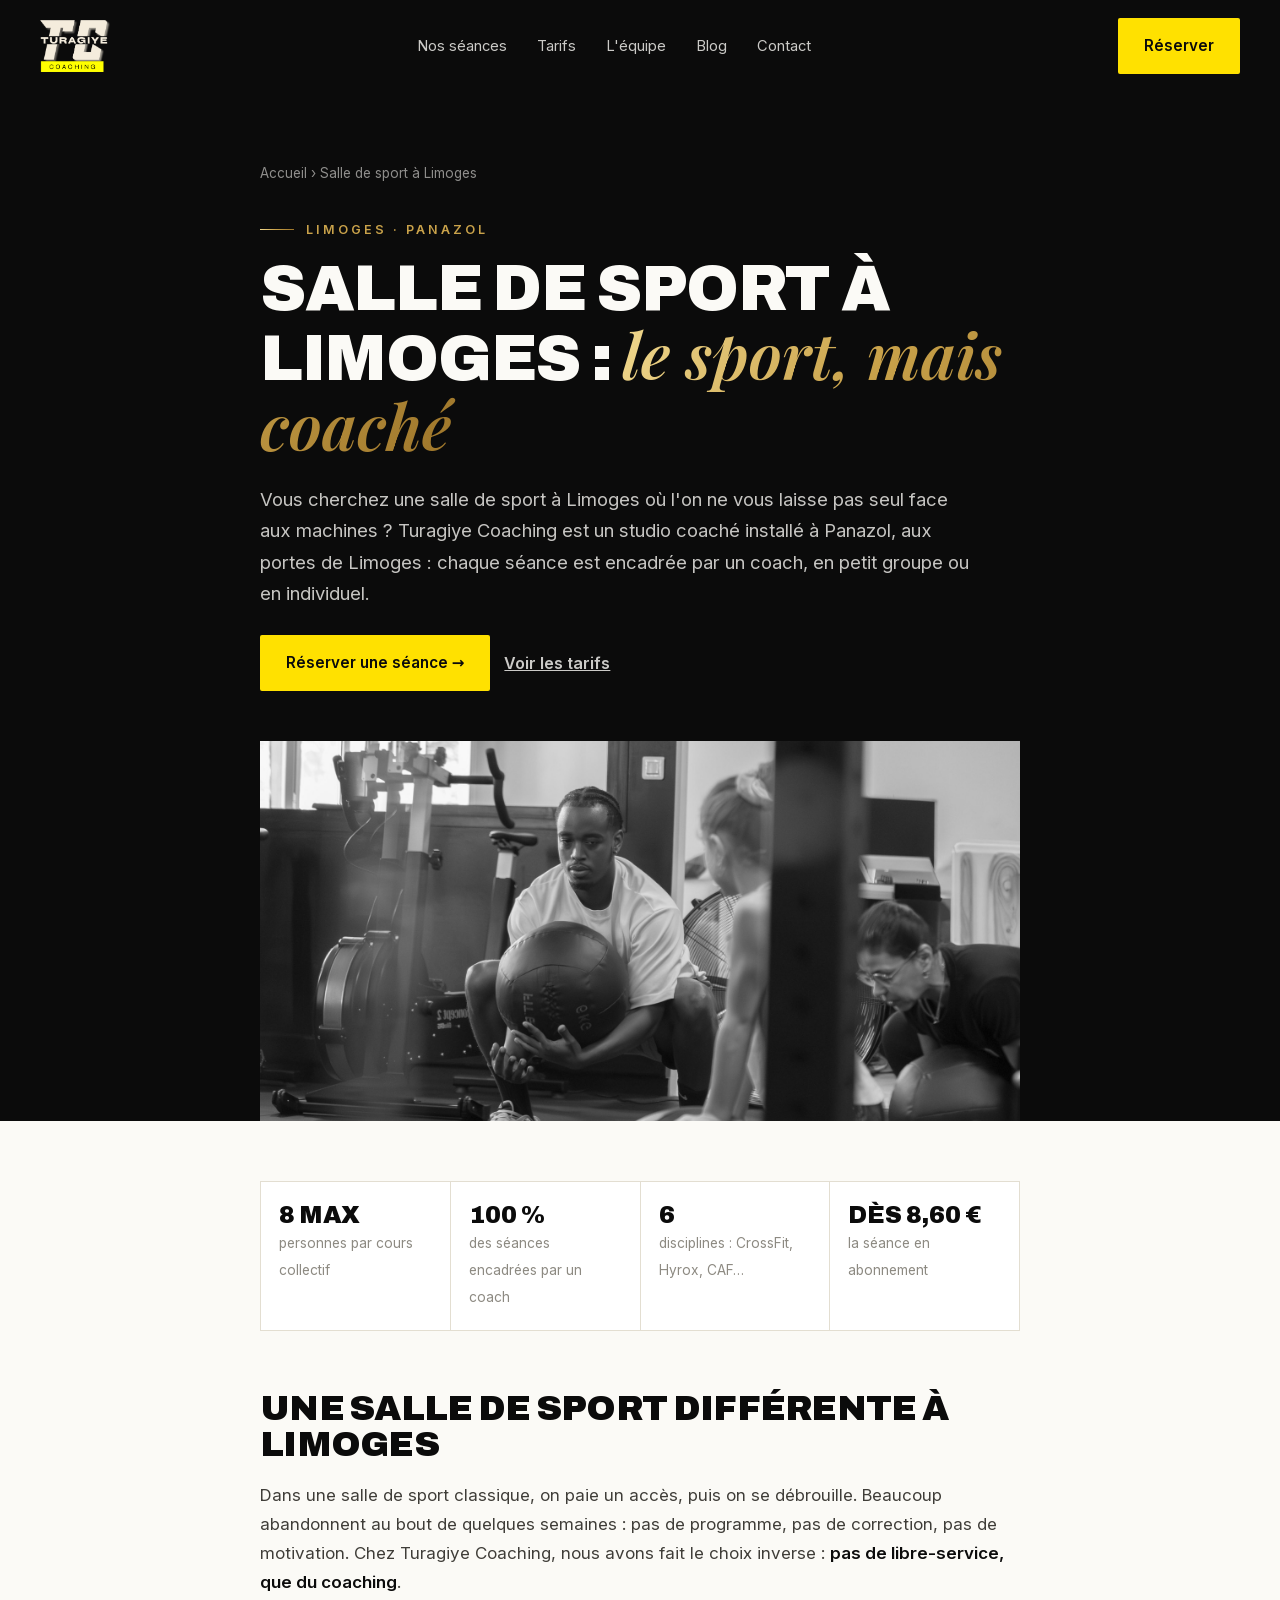
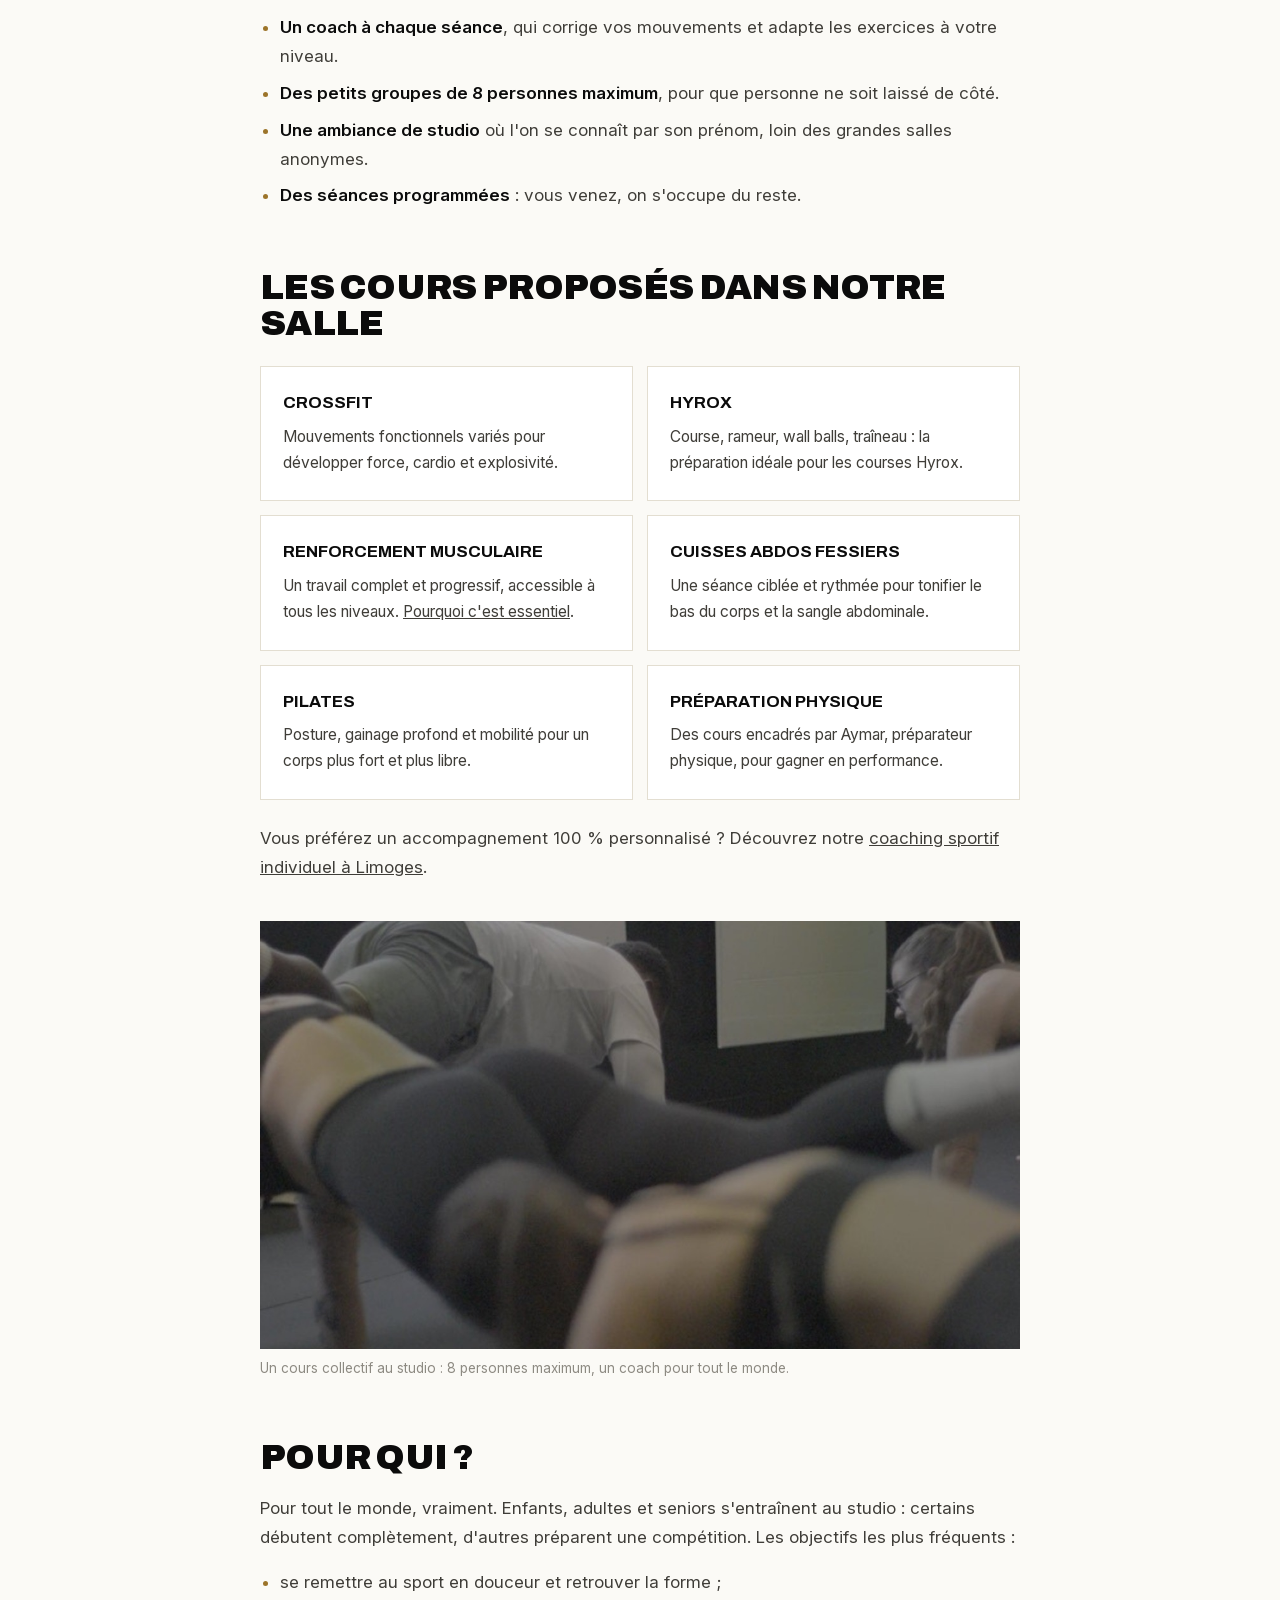
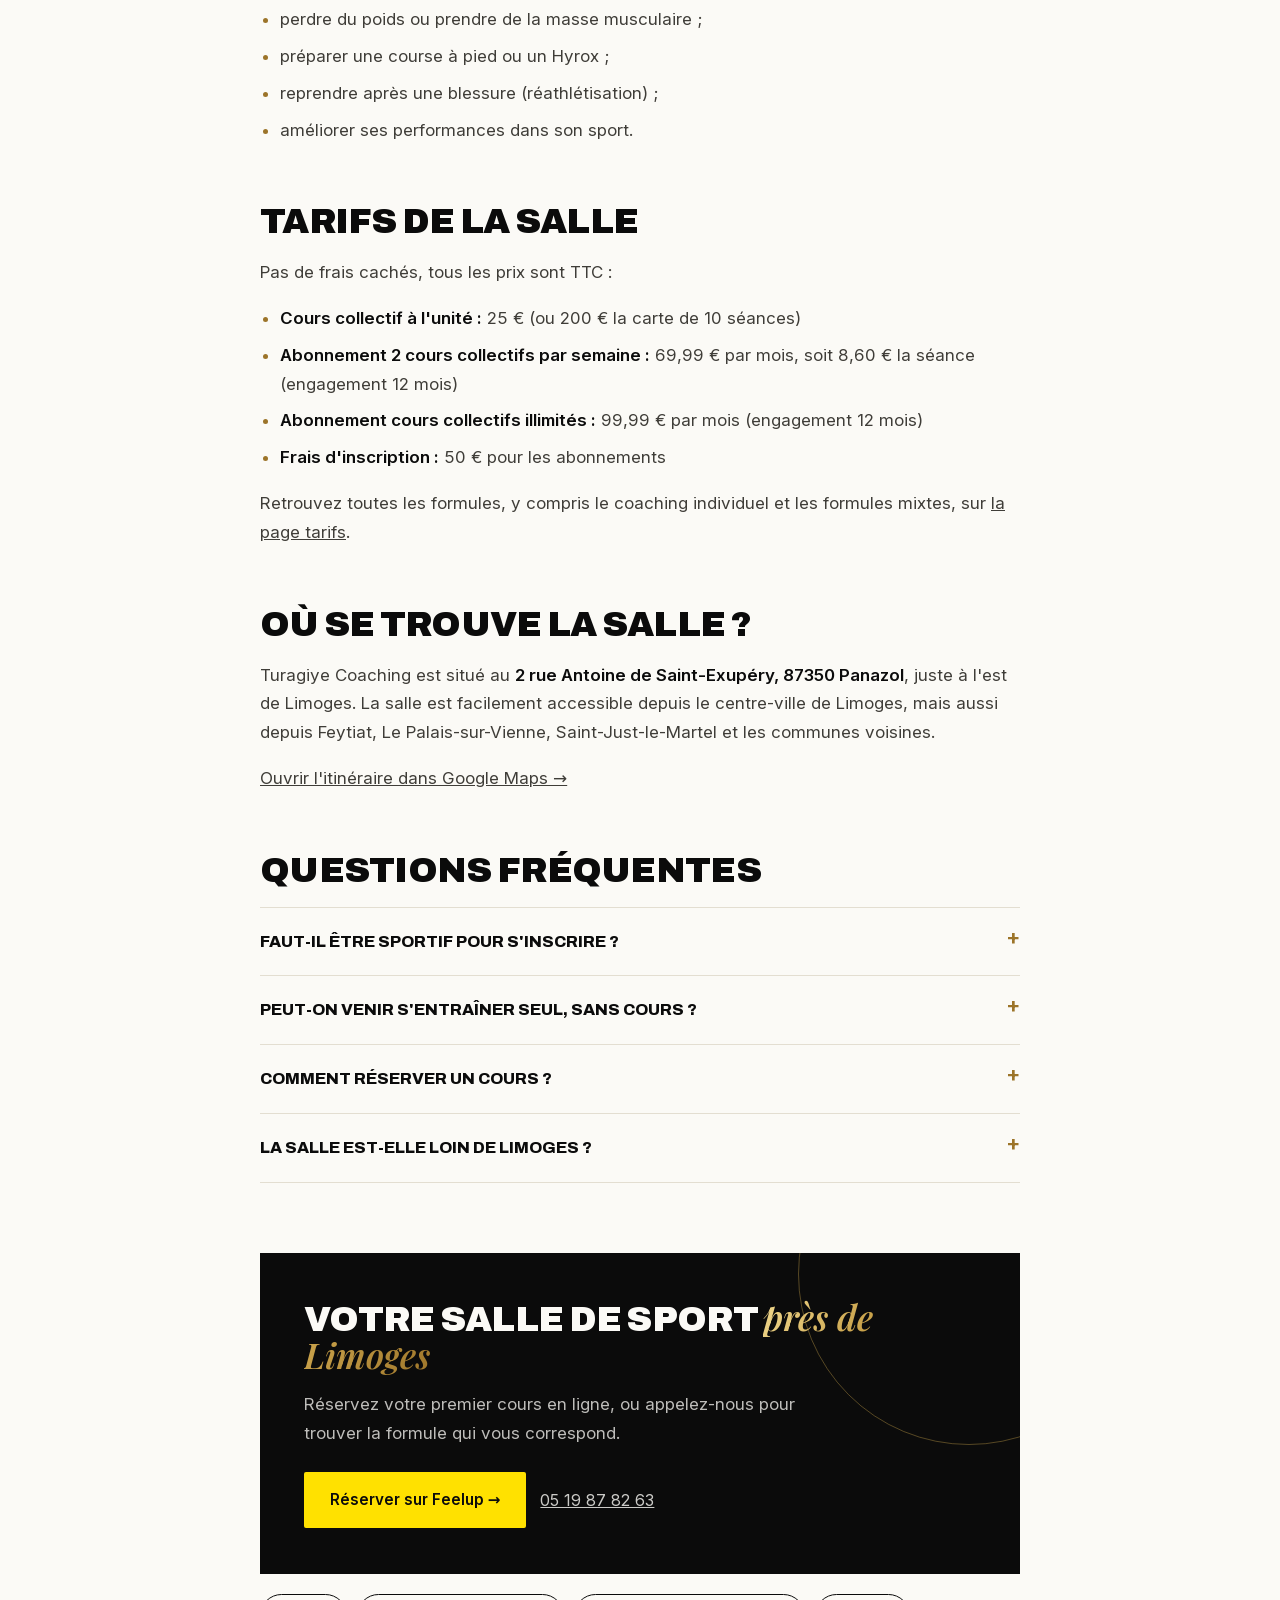
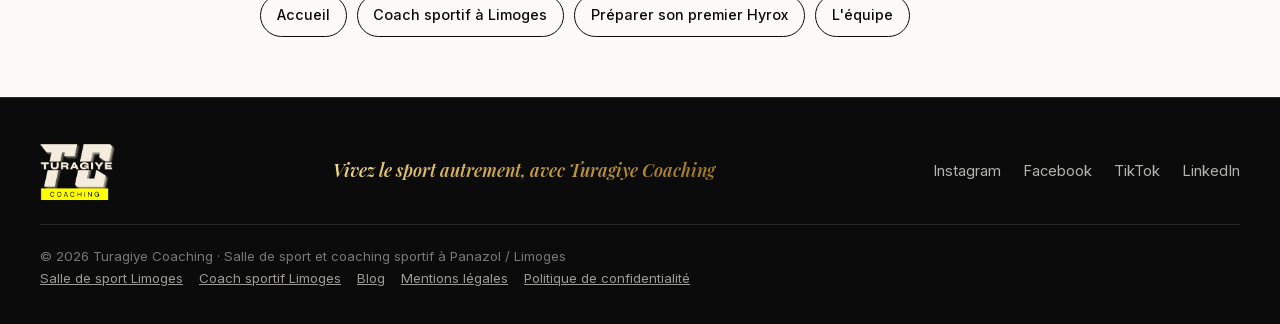
<file: salle-de-sport-limoges.html>
<!doctype html>
<html lang="fr">
<head>
  <meta charset="utf-8">
  <meta name="viewport" content="width=device-width, initial-scale=1">
  <title>Salle de sport à Limoges (Panazol) : cours coachés en petit groupe | Turagiye Coaching</title>
  <meta name="description" content="Salle de sport coachée près de Limoges, à Panazol : CrossFit, Hyrox, renforcement, CAF, Pilates et préparation physique en groupes de 8 max. Dès 8,60 € la séance.">
  <link rel="canonical" href="https://turagiyecoaching.fr/salle-de-sport-limoges.html">
  <meta name="theme-color" content="#0b0b0b">
  <link rel="icon" href="images/logo-noir.png">
  <meta property="og:type" content="website">
  <meta property="og:locale" content="fr_FR">
  <meta property="og:site_name" content="Turagiye Coaching">
  <meta property="og:title" content="Salle de sport à Limoges : le sport, mais coaché">
  <meta property="og:description" content="Salle de sport coachée près de Limoges, à Panazol : CrossFit, Hyrox, renforcement, CAF, Pilates et préparation physique en groupes de 8 max. Dès 8,60 € la séance.">
  <meta property="og:url" content="https://turagiyecoaching.fr/salle-de-sport-limoges.html">
  <meta property="og:image" content="https://turagiyecoaching.fr/images/hero-cours-collectif.jpg">
  <meta name="twitter:card" content="summary_large_image">
  <link rel="stylesheet" href="fonts/fonts.css?v=20261124">
  <link rel="stylesheet" href="blog/blog.css?v=20261124b">
  <script type="application/ld+json">
{
  "@context": "https://schema.org",
  "@graph": [
    {
      "@type": "Service",
      "name": "Cours collectifs coachés en salle de sport à Limoges",
      "serviceType": "Cours collectifs coachés en salle de sport",
      "url": "https://turagiyecoaching.fr/salle-de-sport-limoges.html",
      "provider": {
        "@id": "https://turagiyecoaching.fr/#studio",
        "@type": "ExerciseGym",
        "name": "Turagiye Coaching",
        "telephone": "+33519878263",
        "address": {
          "@type": "PostalAddress",
          "streetAddress": "2 rue Antoine de Saint-Exupéry",
          "postalCode": "87350",
          "addressLocality": "Panazol",
          "addressCountry": "FR"
        }
      },
      "areaServed": [
        {
          "@type": "City",
          "name": "Limoges"
        },
        {
          "@type": "City",
          "name": "Panazol"
        },
        {
          "@type": "City",
          "name": "Feytiat"
        },
        {
          "@type": "City",
          "name": "Le Palais-sur-Vienne"
        }
      ]
    },
    {
      "@type": "BreadcrumbList",
      "itemListElement": [
        {
          "@type": "ListItem",
          "position": 1,
          "name": "Accueil",
          "item": "https://turagiyecoaching.fr/"
        },
        {
          "@type": "ListItem",
          "position": 2,
          "name": "Salle de sport à Limoges",
          "item": "https://turagiyecoaching.fr/salle-de-sport-limoges.html"
        }
      ]
    },
    {
      "@type": "FAQPage",
      "mainEntity": [
        {
          "@type": "Question",
          "name": "Faut-il être sportif pour s'inscrire ?",
          "acceptedAnswer": {
            "@type": "Answer",
            "text": "Non. Le coach adapte chaque exercice à votre niveau. Beaucoup de nos adhérents ont commencé sans aucune pratique sportive."
          }
        },
        {
          "@type": "Question",
          "name": "Peut-on venir s'entraîner seul, sans cours ?",
          "acceptedAnswer": {
            "@type": "Answer",
            "text": "Non : Turagiye Coaching est une salle 100 % coachée. Toutes les séances sont encadrées, c'est ce qui fait notre différence."
          }
        },
        {
          "@type": "Question",
          "name": "Comment réserver un cours ?",
          "acceptedAnswer": {
            "@type": "Answer",
            "text": "En ligne sur Feelup, en quelques clics. Vous pouvez aussi nous appeler au 05 19 87 82 63."
          }
        },
        {
          "@type": "Question",
          "name": "La salle est-elle loin de Limoges ?",
          "acceptedAnswer": {
            "@type": "Answer",
            "text": "Non, Panazol est la commune voisine de Limoges, à l'est de la ville. Le studio est à quelques minutes du centre de Limoges."
          }
        }
      ]
    }
  ]
}
  </script>
</head>
<body>
  <nav class="nav">
    <div class="container">
      <a href="" class="logo"><img src="images/logo-clair.png" alt="Turagiye Coaching — accueil"></a>
      <ul>
        <li><a href="#offres">Nos séances</a></li>
        <li><a href="#tarifs">Tarifs</a></li>
        <li><a href="#equipe">L'équipe</a></li>
        <li><a href="blog/">Blog</a></li>
        <li><a href="#contact">Contact</a></li>
      </ul>
      <a href="https://feelup.app/turagiye-coaching-panazol" target="_blank" rel="noopener" class="btn btn-yellow">Réserver</a>
    </div>
  </nav>

  <header class="article-head">
    <div class="narrow">
      <div class="crumbs"><a href="./">Accueil</a> › Salle de sport à Limoges</div>
      <span class="eyebrow">Limoges · Panazol</span>
      <h1>Salle de sport à Limoges : <span class="gold-text">le sport, mais coaché</span></h1>
      <p class="intro">Vous cherchez une salle de sport à Limoges où l'on ne vous laisse pas seul face aux machines ? Turagiye Coaching est un studio coaché installé à Panazol, aux portes de Limoges : chaque séance est encadrée par un coach, en petit groupe ou en individuel.</p>
      <div class="lp-actions">
        <a class="btn btn-yellow" href="https://feelup.app/turagiye-coaching-panazol" target="_blank" rel="noopener">Réserver une séance →</a>
        <a class="link" href="#tarifs">Voir les tarifs</a>
      </div>
    </div>
    <div class="narrow">
      <figure class="cover" style="margin:0 0 -120px">
        <img src="images/hero-cours-collectif.jpg" alt="Cours collectif encadré dans la salle de sport Turagiye Coaching près de Limoges" style="object-position:40% 45%;filter:grayscale(1)">
      </figure>
    </div>
  </header>

  <main class="article-body">
    <article class="narrow">
      <div class="facts">
        <div><b>8 max</b><span>personnes par cours collectif</span></div>
        <div><b>100 %</b><span>des séances encadrées par un coach</span></div>
        <div><b>6</b><span>disciplines : CrossFit, Hyrox, CAF…</span></div>
        <div><b>Dès 8,60 €</b><span>la séance en abonnement</span></div>
      </div>

      <h2>Une salle de sport différente à Limoges</h2>
      <p>Dans une salle de sport classique, on paie un accès, puis on se débrouille. Beaucoup abandonnent au bout de quelques semaines : pas de programme, pas de correction, pas de motivation. Chez Turagiye Coaching, nous avons fait le choix inverse : <strong>pas de libre-service, que du coaching</strong>.</p>
      <ul>
        <li><strong>Un coach à chaque séance</strong>, qui corrige vos mouvements et adapte les exercices à votre niveau.</li>
        <li><strong>Des petits groupes de 8 personnes maximum</strong>, pour que personne ne soit laissé de côté.</li>
        <li><strong>Une ambiance de studio</strong> où l'on se connaît par son prénom, loin des grandes salles anonymes.</li>
        <li><strong>Des séances programmées</strong> : vous venez, on s'occupe du reste.</li>
      </ul>

      <h2>Les cours proposés dans notre salle</h2>
      <div class="cards">
        <div><b>CrossFit</b><p>Mouvements fonctionnels variés pour développer force, cardio et explosivité.</p></div>
        <div><b>Hyrox</b><p>Course, rameur, wall balls, traîneau : la préparation idéale pour les courses Hyrox.</p></div>
        <div><b>Renforcement musculaire</b><p>Un travail complet et progressif, accessible à tous les niveaux. <a href="blog/renforcement-musculaire-tout-age.html">Pourquoi c'est essentiel</a>.</p></div>
        <div><b>Cuisses Abdos Fessiers</b><p>Une séance ciblée et rythmée pour tonifier le bas du corps et la sangle abdominale.</p></div>
        <div><b>Pilates</b><p>Posture, gainage profond et mobilité pour un corps plus fort et plus libre.</p></div>
        <div><b>Préparation physique</b><p>Des cours encadrés par Aymar, préparateur physique, pour gagner en performance.</p></div>
      </div>
      <p>Vous préférez un accompagnement 100 % personnalisé ? Découvrez notre <a href="coach-sportif-limoges.html">coaching sportif individuel à Limoges</a>.</p>

      <figure class="photo">
        <img src="images/gainage.jpg" alt="Exercice de gainage en cours collectif au studio Turagiye Coaching" loading="lazy" style="object-position:50% 55%">
        <figcaption>Un cours collectif au studio : 8 personnes maximum, un coach pour tout le monde.</figcaption>
      </figure>

      <h2>Pour qui ?</h2>
      <p>Pour tout le monde, vraiment. Enfants, adultes et seniors s'entraînent au studio : certains débutent complètement, d'autres préparent une compétition. Les objectifs les plus fréquents :</p>
      <ul>
        <li>se remettre au sport en douceur et retrouver la forme ;</li>
        <li>perdre du poids ou prendre de la masse musculaire ;</li>
        <li>préparer une course à pied ou un Hyrox ;</li>
        <li>reprendre après une blessure (réathlétisation) ;</li>
        <li>améliorer ses performances dans son sport.</li>
      </ul>

      <h2 id="tarifs">Tarifs de la salle</h2>
      <p>Pas de frais cachés, tous les prix sont TTC :</p>
      <ul>
        <li><strong>Cours collectif à l'unité :</strong> 25 € (ou 200 € la carte de 10 séances)</li>
        <li><strong>Abonnement 2 cours collectifs par semaine :</strong> 69,99 € par mois, soit 8,60 € la séance (engagement 12 mois)</li>
        <li><strong>Abonnement cours collectifs illimités :</strong> 99,99 € par mois (engagement 12 mois)</li>
        <li><strong>Frais d'inscription :</strong> 50 € pour les abonnements</li>
      </ul>
      <p>Retrouvez toutes les formules, y compris le coaching individuel et les formules mixtes, sur <a href="./#tarifs">la page tarifs</a>.</p>

      <h2>Où se trouve la salle ?</h2>
      <p>Turagiye Coaching est situé au <strong>2 rue Antoine de Saint-Exupéry, 87350 Panazol</strong>, juste à l'est de Limoges. La salle est facilement accessible depuis le centre-ville de Limoges, mais aussi depuis Feytiat, Le Palais-sur-Vienne, Saint-Just-le-Martel et les communes voisines.</p>
      <p><a href="https://www.google.com/maps/search/?api=1&query=2+Rue+Antoine+de+Saint-Exup%C3%A9ry+87350+Panazol" target="_blank" rel="noopener">Ouvrir l'itinéraire dans Google Maps →</a></p>

      <h2>Questions fréquentes</h2>
      <div class="faq-lp">
        <details><summary>Faut-il être sportif pour s'inscrire ?</summary><p>Non. Le coach adapte chaque exercice à votre niveau. Beaucoup de nos adhérents ont commencé sans aucune pratique sportive.</p></details>
        <details><summary>Peut-on venir s'entraîner seul, sans cours ?</summary><p>Non : Turagiye Coaching est une salle 100 % coachée. Toutes les séances sont encadrées, c'est ce qui fait notre différence.</p></details>
        <details><summary>Comment réserver un cours ?</summary><p>En ligne sur Feelup, en quelques clics. Vous pouvez aussi nous appeler au <a href="tel:+33519878263">05 19 87 82 63</a>.</p></details>
        <details><summary>La salle est-elle loin de Limoges ?</summary><p>Non, Panazol est la commune voisine de Limoges, à l'est de la ville. Le studio est à quelques minutes du centre de Limoges.</p></details>
      </div>

      <aside class="cta-box">
        <h2>Votre salle de sport <span class="gold-text">près de Limoges</span></h2>
        <p>Réservez votre premier cours en ligne, ou appelez-nous pour trouver la formule qui vous correspond.</p>
        <div class="actions">
          <a class="btn btn-yellow" href="https://feelup.app/turagiye-coaching-panazol" target="_blank" rel="noopener">Réserver sur Feelup →</a>
          <a class="link" href="tel:+33519878263">05 19 87 82 63</a>
        </div>
      </aside>

      <div class="see-also">
        <a href="./">Accueil</a><a href="coach-sportif-limoges.html">Coach sportif à Limoges</a><a href="blog/preparer-son-premier-hyrox.html">Préparer son premier Hyrox</a><a href="./#equipe">L'équipe</a>
      </div>
    </article>
  </main>

  <footer>
    <div class="container">
      <a href="" class="logo"><img src="images/logo-clair.png" alt="Turagiye Coaching" style="height:56px;width:auto"></a>
      <span class="slogan gold-text">Vivez le sport autrement, avec Turagiye Coaching</span>
      <ul>
        <li><a href="https://www.instagram.com/turagiye_coaching/" target="_blank" rel="noopener">Instagram</a></li>
        <li><a href="https://www.facebook.com/p/Turagiye-Coaching-100078954837869/" target="_blank" rel="noopener">Facebook</a></li>
        <li><a href="https://www.tiktok.com/@melissaymar" target="_blank" rel="noopener">TikTok</a></li>
        <li><a href="https://fr.linkedin.com/company/turagiye-coaching" target="_blank" rel="noopener">LinkedIn</a></li>
      </ul>
      <small>© 2026 Turagiye Coaching · Salle de sport et coaching sportif à Panazol / Limoges<br>
        <a href="salle-de-sport-limoges.html">Salle de sport Limoges</a><a href="coach-sportif-limoges.html">Coach sportif Limoges</a><a href="blog/">Blog</a><a href="mentions-legales.html">Mentions légales</a><a href="confidentialite.html">Politique de confidentialité</a></small>
    </div>
  </footer>
</body>
</html>
</file>
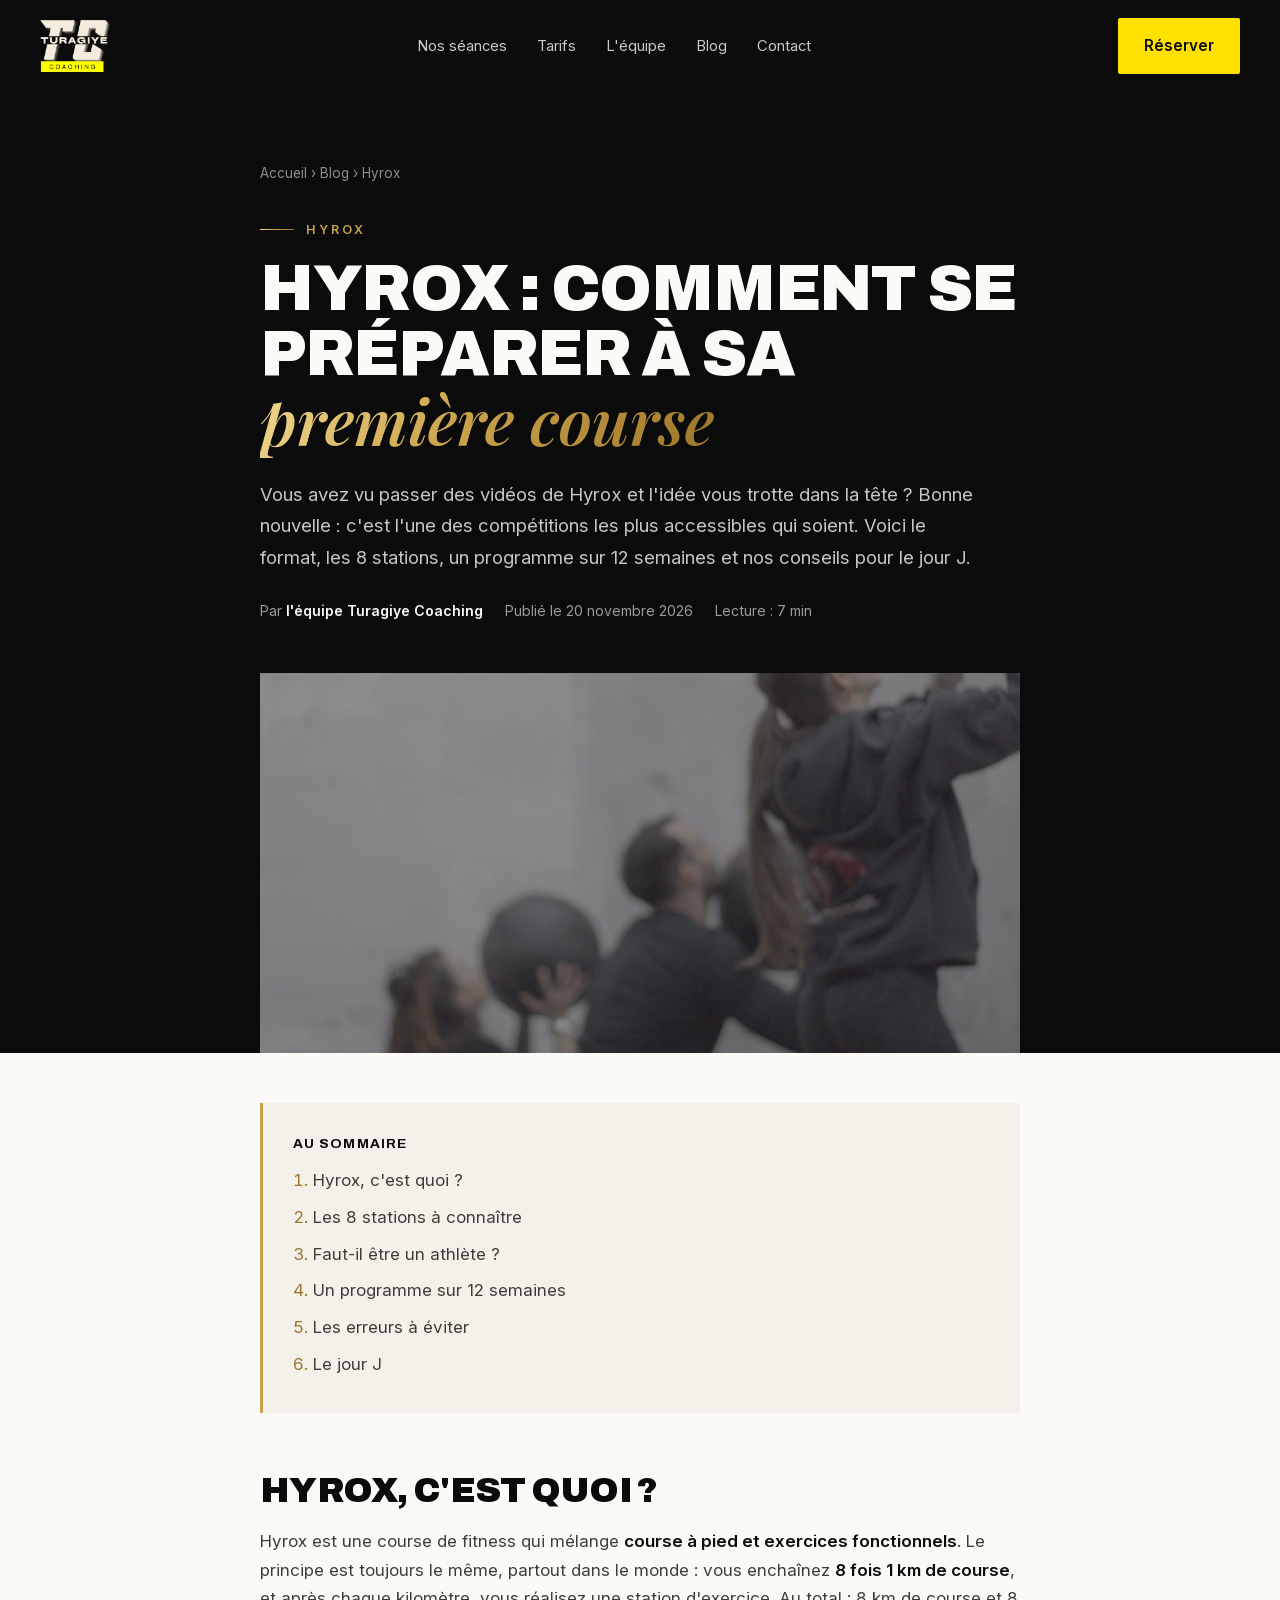
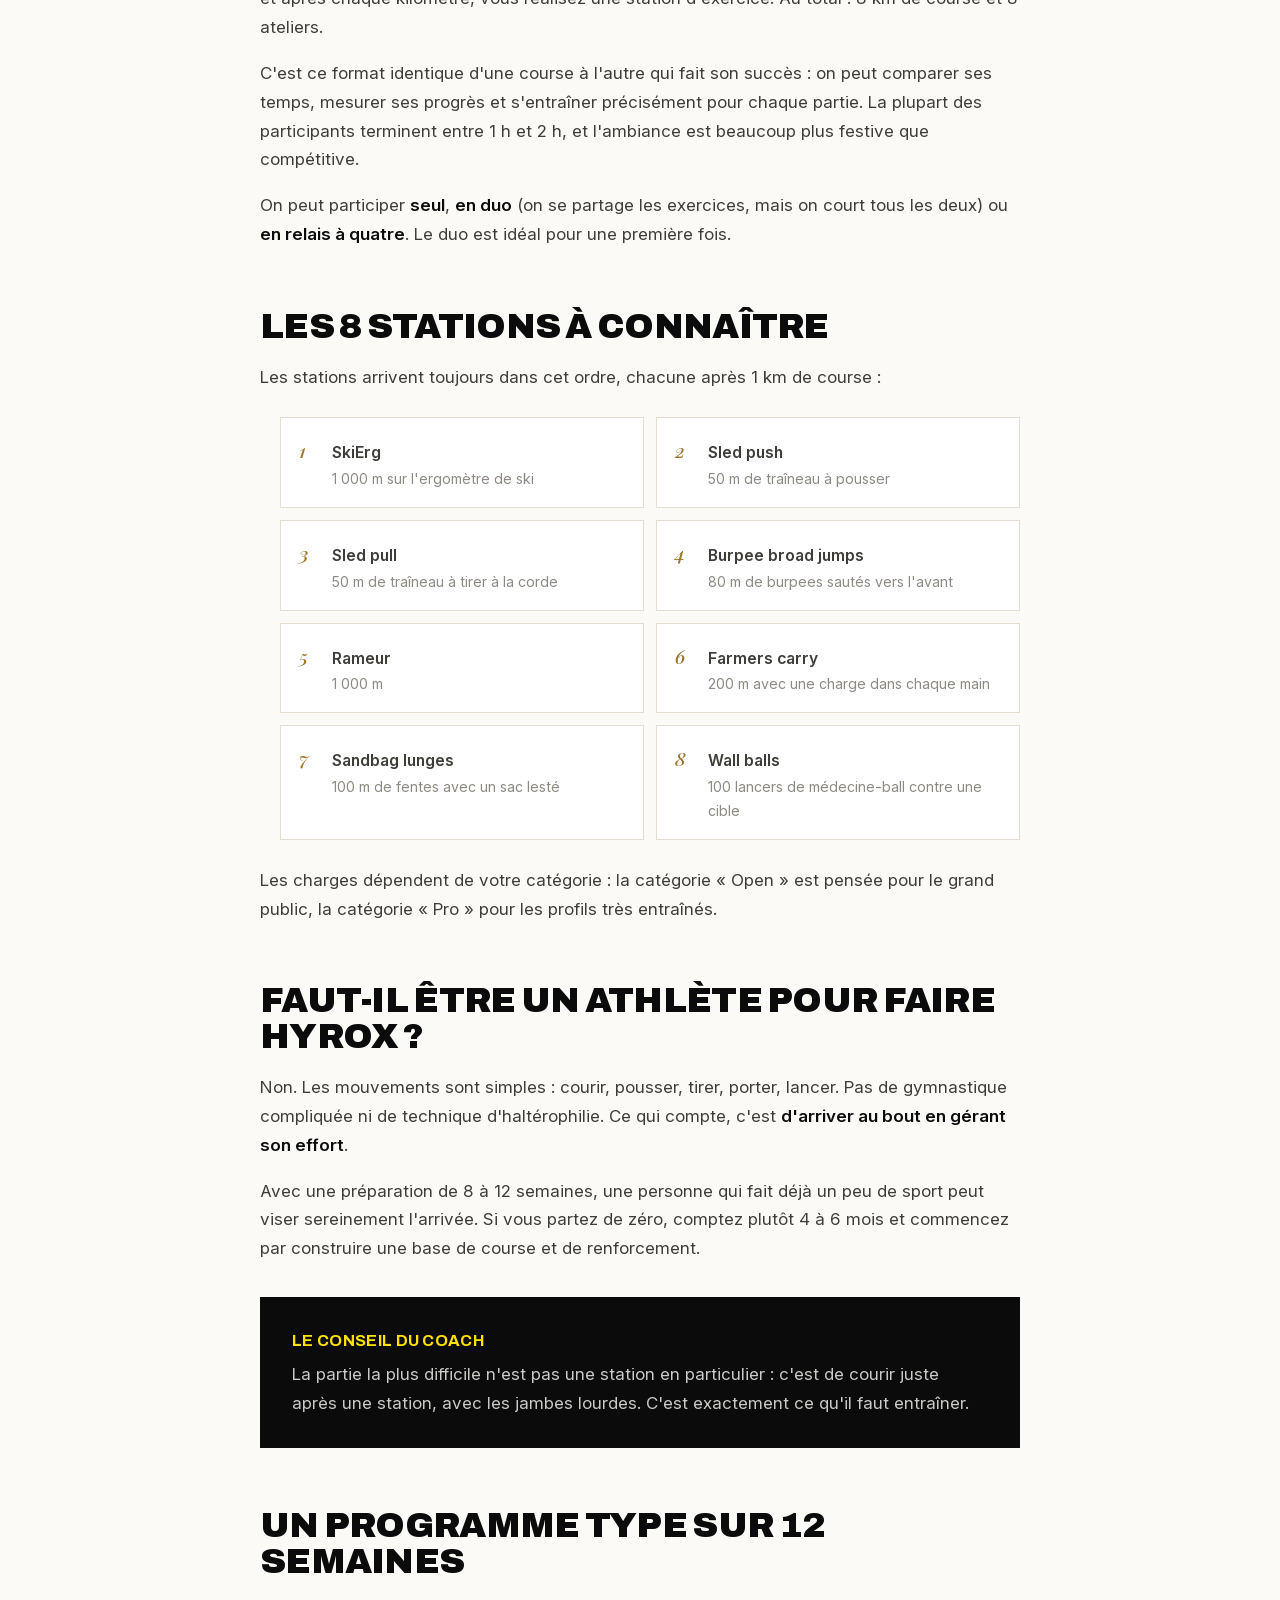
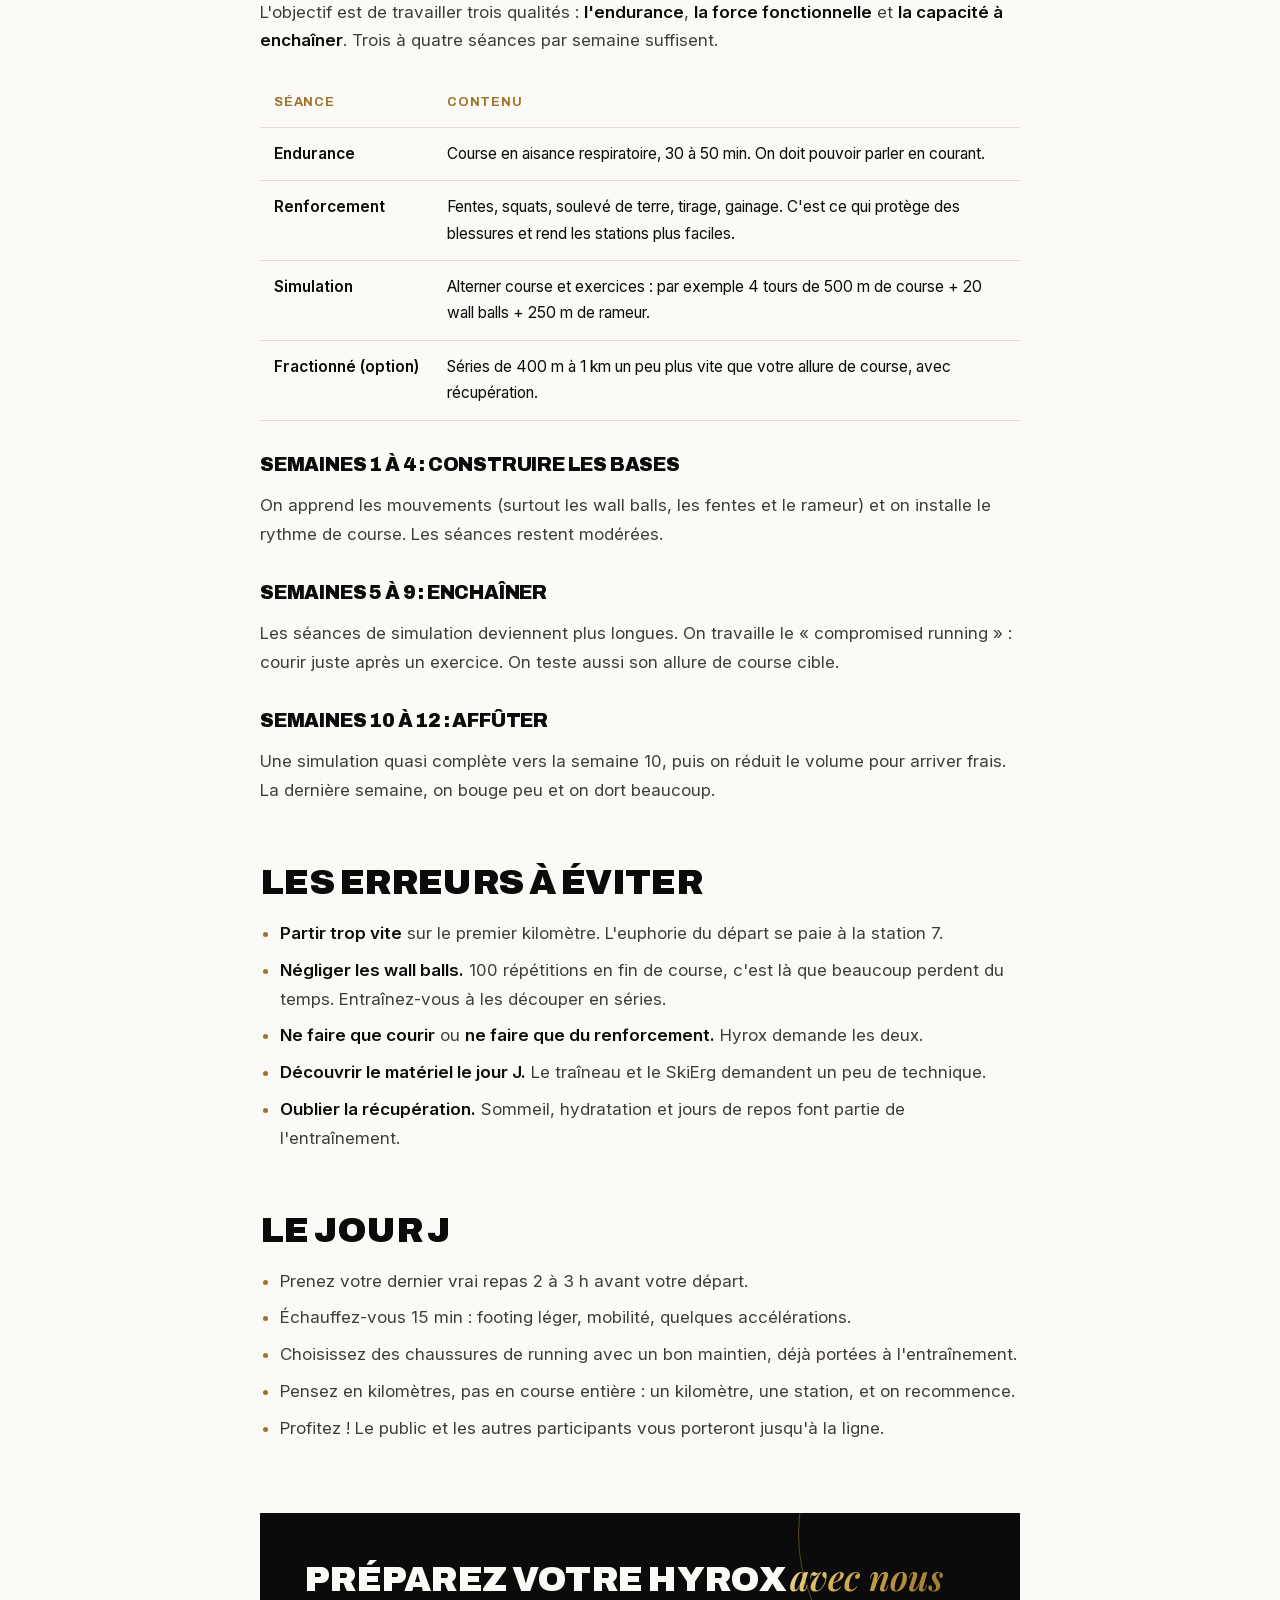
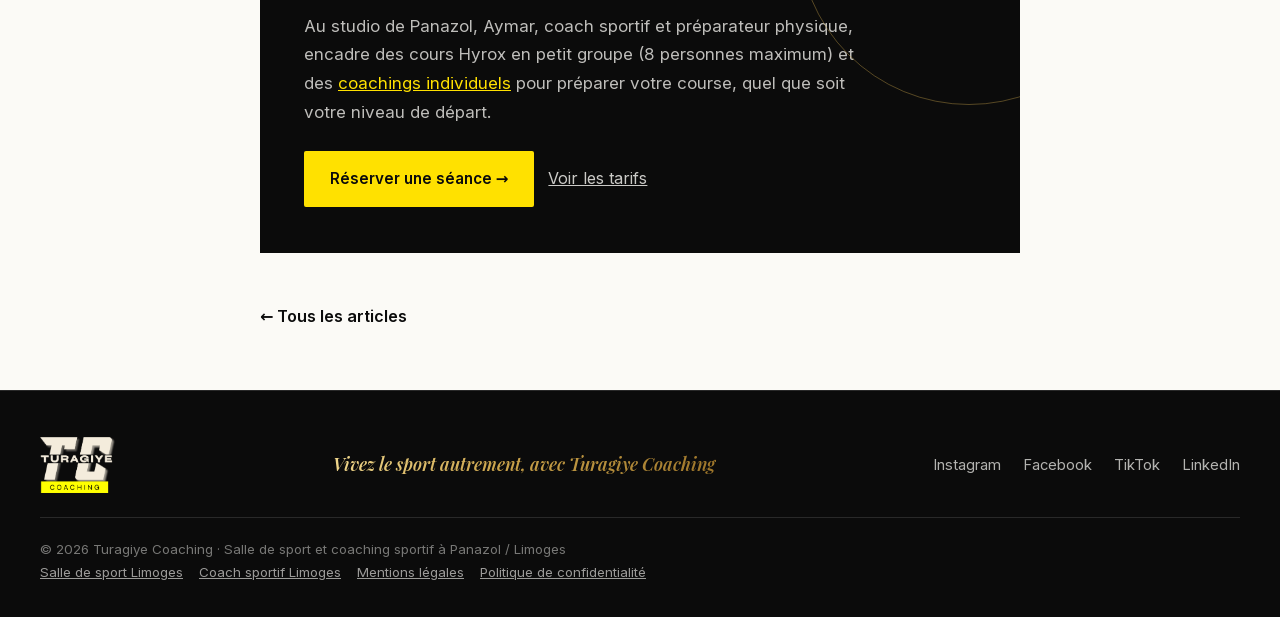
<file: blog/preparer-son-premier-hyrox.html>
<!doctype html>
<html lang="fr">
<head>
  <meta charset="utf-8">
  <meta name="viewport" content="width=device-width, initial-scale=1">
  <title>Hyrox : comment se préparer à sa première course | Turagiye Coaching Limoges</title>
  <meta name="description" content="Format, 8 stations, programme sur 12 semaines, erreurs à éviter et conseils pour le jour J : le guide pour préparer votre premier Hyrox, par Turagiye Coaching à Panazol / Limoges.">
  <link rel="canonical" href="https://turagiyecoaching.fr/blog/preparer-son-premier-hyrox.html">
  <meta name="theme-color" content="#0b0b0b">
  <link rel="icon" href="../images/logo-noir.png">
  <meta property="og:type" content="article">
  <meta property="og:locale" content="fr_FR">
  <meta property="og:site_name" content="Turagiye Coaching">
  <meta property="og:title" content="Hyrox : comment se préparer à sa première course">
  <meta property="og:description" content="Le format, les 8 stations, un programme sur 12 semaines et nos conseils pour le jour J.">
  <meta property="og:url" content="https://turagiyecoaching.fr/blog/preparer-son-premier-hyrox.html">
  <meta property="og:image" content="https://turagiyecoaching.fr/images/hyrox-wallballs.jpg">
  <meta property="article:published_time" content="2026-11-20">
  <meta name="twitter:card" content="summary_large_image">
  <link rel="stylesheet" href="../fonts/fonts.css?v=20261124">
  <link rel="stylesheet" href="blog.css?v=20261124b">
  <script type="application/ld+json">
  {
    "@context": "https://schema.org",
    "@graph": [
      {
        "@type": "BlogPosting",
        "headline": "Hyrox : comment se préparer à sa première course",
        "description": "Format, 8 stations, programme sur 12 semaines, erreurs à éviter et conseils pour le jour J.",
        "image": "https://turagiyecoaching.fr/images/hyrox-wallballs.jpg",
        "datePublished": "2026-11-20",
        "dateModified": "2026-11-20",
        "inLanguage": "fr-FR",
        "mainEntityOfPage": "https://turagiyecoaching.fr/blog/preparer-son-premier-hyrox.html",
        "author": { "@type": "Organization", "name": "Turagiye Coaching", "url": "https://turagiyecoaching.fr/" },
        "publisher": { "@type": "Organization", "name": "Turagiye Coaching", "logo": { "@type": "ImageObject", "url": "https://turagiyecoaching.fr/images/logo-noir.png" } },
        "isPartOf": { "@id": "https://turagiyecoaching.fr/blog/#blog" },
        "about": ["Hyrox", "Préparation physique", "Entraînement fonctionnel"]
      },
      {
        "@type": "BreadcrumbList",
        "itemListElement": [
          { "@type": "ListItem", "position": 1, "name": "Accueil", "item": "https://turagiyecoaching.fr/" },
          { "@type": "ListItem", "position": 2, "name": "Blog", "item": "https://turagiyecoaching.fr/blog/" },
          { "@type": "ListItem", "position": 3, "name": "Hyrox : comment se préparer à sa première course" }
        ]
      }
    ]
  }
  </script>
</head>
<body>
  <nav class="nav">
    <div class="container">
      <a href="../" class="logo"><img src="../images/logo-clair.png" alt="Turagiye Coaching — accueil"></a>
      <ul>
        <li><a href="../#offres">Nos séances</a></li>
        <li><a href="../#tarifs">Tarifs</a></li>
        <li><a href="../#equipe">L'équipe</a></li>
        <li><a href="./">Blog</a></li>
        <li><a href="../#contact">Contact</a></li>
      </ul>
      <a href="https://feelup.app/turagiye-coaching-panazol" target="_blank" rel="noopener" class="btn btn-yellow">Réserver</a>
    </div>
  </nav>

  <header class="article-head">
    <div class="narrow">
      <div class="crumbs"><a href="../">Accueil</a> › <a href="./">Blog</a> › Hyrox</div>
      <span class="eyebrow">Hyrox</span>
      <h1>Hyrox : comment se préparer à sa <span class="gold-text">première course</span></h1>
      <p class="intro">Vous avez vu passer des vidéos de Hyrox et l'idée vous trotte dans la tête ? Bonne nouvelle : c'est l'une des compétitions les plus accessibles qui soient. Voici le format, les 8 stations, un programme sur 12 semaines et nos conseils pour le jour J.</p>
      <div class="byline"><span>Par <b>l'équipe Turagiye Coaching</b></span><span>Publié le 20 novembre 2026</span><span>Lecture : 7 min</span></div>
    </div>
    <div class="narrow">
      <figure class="cover" style="margin:0 0 -120px">
        <img src="../images/hyrox-wallballs.jpg" alt="Séance de wall balls en cours collectif au studio Turagiye Coaching" style="object-position:50% 35%">
      </figure>
    </div>
  </header>

  <main class="article-body">
    <article class="narrow">
      <nav class="toc" aria-label="Sommaire">
        <b>Au sommaire</b>
        <ol>
          <li><a href="#cest-quoi">Hyrox, c'est quoi ?</a></li>
          <li><a href="#stations">Les 8 stations à connaître</a></li>
          <li><a href="#pour-qui">Faut-il être un athlète ?</a></li>
          <li><a href="#programme">Un programme sur 12 semaines</a></li>
          <li><a href="#erreurs">Les erreurs à éviter</a></li>
          <li><a href="#jour-j">Le jour J</a></li>
        </ol>
      </nav>

      <h2 id="cest-quoi">Hyrox, c'est quoi&nbsp;?</h2>
      <p>Hyrox est une course de fitness qui mélange <strong>course à pied et exercices fonctionnels</strong>. Le principe est toujours le même, partout dans le monde : vous enchaînez <strong>8 fois 1 km de course</strong>, et après chaque kilomètre, vous réalisez une station d'exercice. Au total : 8 km de course et 8 ateliers.</p>
      <p>C'est ce format identique d'une course à l'autre qui fait son succès : on peut comparer ses temps, mesurer ses progrès et s'entraîner précisément pour chaque partie. La plupart des participants terminent entre 1 h et 2 h, et l'ambiance est beaucoup plus festive que compétitive.</p>
      <p>On peut participer <strong>seul</strong>, <strong>en duo</strong> (on se partage les exercices, mais on court tous les deux) ou <strong>en relais à quatre</strong>. Le duo est idéal pour une première fois.</p>

      <h2 id="stations">Les 8 stations à connaître</h2>
      <p>Les stations arrivent toujours dans cet ordre, chacune après 1 km de course :</p>
      <ol class="stations">
        <li><div><b>SkiErg</b><span>1 000 m sur l'ergomètre de ski</span></div></li>
        <li><div><b>Sled push</b><span>50 m de traîneau à pousser</span></div></li>
        <li><div><b>Sled pull</b><span>50 m de traîneau à tirer à la corde</span></div></li>
        <li><div><b>Burpee broad jumps</b><span>80 m de burpees sautés vers l'avant</span></div></li>
        <li><div><b>Rameur</b><span>1 000 m</span></div></li>
        <li><div><b>Farmers carry</b><span>200 m avec une charge dans chaque main</span></div></li>
        <li><div><b>Sandbag lunges</b><span>100 m de fentes avec un sac lesté</span></div></li>
        <li><div><b>Wall balls</b><span>100 lancers de médecine-ball contre une cible</span></div></li>
      </ol>
      <p>Les charges dépendent de votre catégorie : la catégorie « Open » est pensée pour le grand public, la catégorie « Pro » pour les profils très entraînés.</p>

      <h2 id="pour-qui">Faut-il être un athlète pour faire Hyrox&nbsp;?</h2>
      <p>Non. Les mouvements sont simples : courir, pousser, tirer, porter, lancer. Pas de gymnastique compliquée ni de technique d'haltérophilie. Ce qui compte, c'est <strong>d'arriver au bout en gérant son effort</strong>.</p>
      <p>Avec une préparation de 8 à 12 semaines, une personne qui fait déjà un peu de sport peut viser sereinement l'arrivée. Si vous partez de zéro, comptez plutôt 4 à 6 mois et commencez par construire une base de course et de renforcement.</p>
      <div class="tip">
        <b>Le conseil du coach</b>
        <p>La partie la plus difficile n'est pas une station en particulier : c'est de courir juste après une station, avec les jambes lourdes. C'est exactement ce qu'il faut entraîner.</p>
      </div>

      <h2 id="programme">Un programme type sur 12 semaines</h2>
      <p>L'objectif est de travailler trois qualités : <strong>l'endurance</strong>, <strong>la force fonctionnelle</strong> et <strong>la capacité à enchaîner</strong>. Trois à quatre séances par semaine suffisent.</p>
      <table class="week">
        <thead><tr><th>Séance</th><th>Contenu</th></tr></thead>
        <tbody>
          <tr><td>Endurance</td><td>Course en aisance respiratoire, 30 à 50 min. On doit pouvoir parler en courant.</td></tr>
          <tr><td>Renforcement</td><td>Fentes, squats, soulevé de terre, tirage, gainage. C'est ce qui protège des blessures et rend les stations plus faciles.</td></tr>
          <tr><td>Simulation</td><td>Alterner course et exercices : par exemple 4 tours de 500 m de course + 20 wall balls + 250 m de rameur.</td></tr>
          <tr><td>Fractionné (option)</td><td>Séries de 400 m à 1 km un peu plus vite que votre allure de course, avec récupération.</td></tr>
        </tbody>
      </table>
      <h3>Semaines 1 à 4 : construire les bases</h3>
      <p>On apprend les mouvements (surtout les wall balls, les fentes et le rameur) et on installe le rythme de course. Les séances restent modérées.</p>
      <h3>Semaines 5 à 9 : enchaîner</h3>
      <p>Les séances de simulation deviennent plus longues. On travaille le « compromised running » : courir juste après un exercice. On teste aussi son allure de course cible.</p>
      <h3>Semaines 10 à 12 : affûter</h3>
      <p>Une simulation quasi complète vers la semaine 10, puis on réduit le volume pour arriver frais. La dernière semaine, on bouge peu et on dort beaucoup.</p>

      <h2 id="erreurs">Les erreurs à éviter</h2>
      <ul>
        <li><strong>Partir trop vite</strong> sur le premier kilomètre. L'euphorie du départ se paie à la station 7.</li>
        <li><strong>Négliger les wall balls.</strong> 100 répétitions en fin de course, c'est là que beaucoup perdent du temps. Entraînez-vous à les découper en séries.</li>
        <li><strong>Ne faire que courir</strong> ou <strong>ne faire que du renforcement.</strong> Hyrox demande les deux.</li>
        <li><strong>Découvrir le matériel le jour J.</strong> Le traîneau et le SkiErg demandent un peu de technique.</li>
        <li><strong>Oublier la récupération.</strong> Sommeil, hydratation et jours de repos font partie de l'entraînement.</li>
      </ul>

      <h2 id="jour-j">Le jour J</h2>
      <ul>
        <li>Prenez votre dernier vrai repas 2 à 3 h avant votre départ.</li>
        <li>Échauffez-vous 15 min : footing léger, mobilité, quelques accélérations.</li>
        <li>Choisissez des chaussures de running avec un bon maintien, déjà portées à l'entraînement.</li>
        <li>Pensez en kilomètres, pas en course entière : un kilomètre, une station, et on recommence.</li>
        <li>Profitez ! Le public et les autres participants vous porteront jusqu'à la ligne.</li>
      </ul>

      <aside class="cta-box">
        <h2>Préparez votre Hyrox <span class="gold-text">avec nous</span></h2>
        <p>Au studio de Panazol, Aymar, coach sportif et préparateur physique, encadre des cours Hyrox en petit groupe (8 personnes maximum) et des <a href="../coach-sportif-limoges.html" style="color:#ffe100">coachings individuels</a> pour préparer votre course, quel que soit votre niveau de départ.</p>
        <div class="actions">
          <a class="btn btn-yellow" href="https://feelup.app/turagiye-coaching-panazol" target="_blank" rel="noopener">Réserver une séance →</a>
          <a class="link" href="../#tarifs">Voir les tarifs</a>
        </div>
      </aside>

      <a class="back" href="./">← Tous les articles</a>
    </article>
  </main>

  <footer>
    <div class="container">
      <a href="../" class="logo"><img src="../images/logo-clair.png" alt="Turagiye Coaching" style="height:56px;width:auto"></a>
      <span class="slogan gold-text">Vivez le sport autrement, avec Turagiye Coaching</span>
      <ul>
        <li><a href="https://www.instagram.com/turagiye_coaching/" target="_blank" rel="noopener">Instagram</a></li>
        <li><a href="https://www.facebook.com/p/Turagiye-Coaching-100078954837869/" target="_blank" rel="noopener">Facebook</a></li>
        <li><a href="https://www.tiktok.com/@melissaymar" target="_blank" rel="noopener">TikTok</a></li>
        <li><a href="https://fr.linkedin.com/company/turagiye-coaching" target="_blank" rel="noopener">LinkedIn</a></li>
      </ul>
      <small>© 2026 Turagiye Coaching · Salle de sport et coaching sportif à Panazol / Limoges<br>
        <a href="../salle-de-sport-limoges.html">Salle de sport Limoges</a><a href="../coach-sportif-limoges.html">Coach sportif Limoges</a><a href="../mentions-legales.html">Mentions légales</a><a href="../confidentialite.html">Politique de confidentialité</a></small>
    </div>
  </footer>
</body>
</html>
</file>
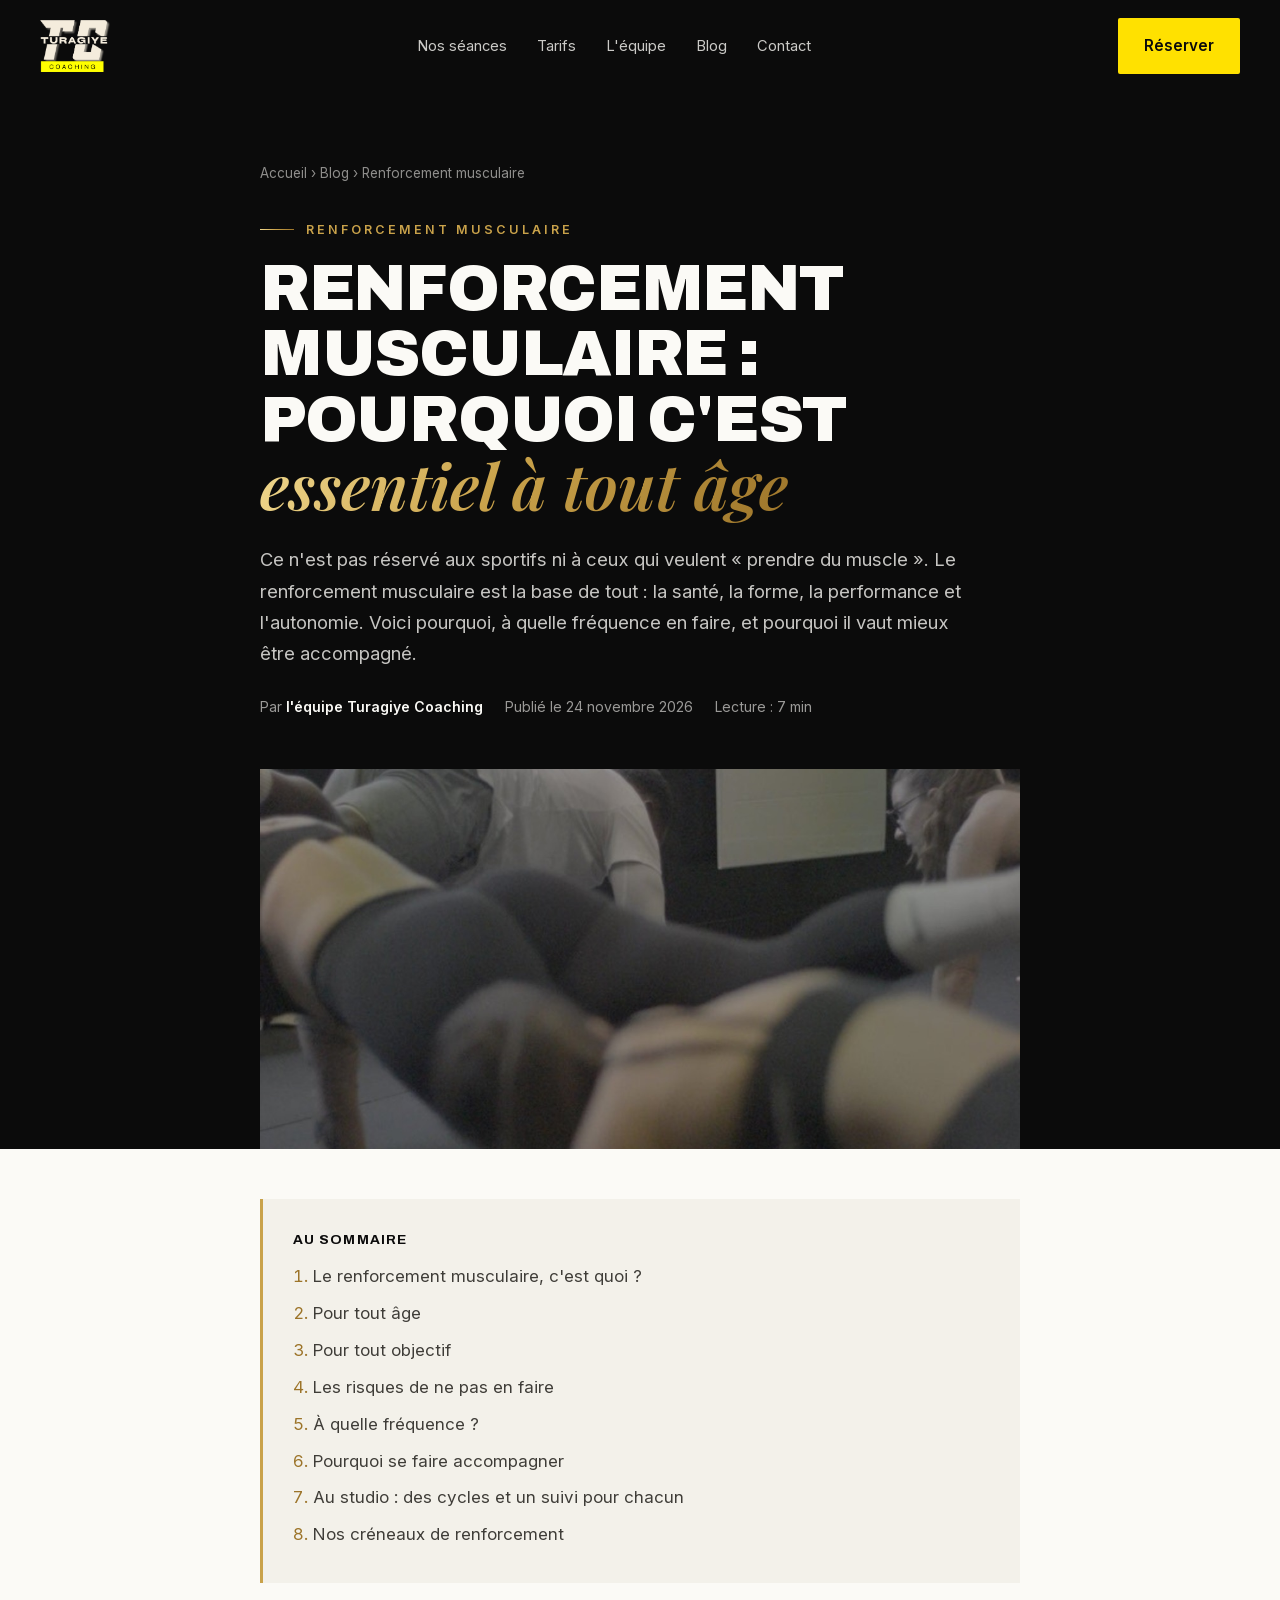
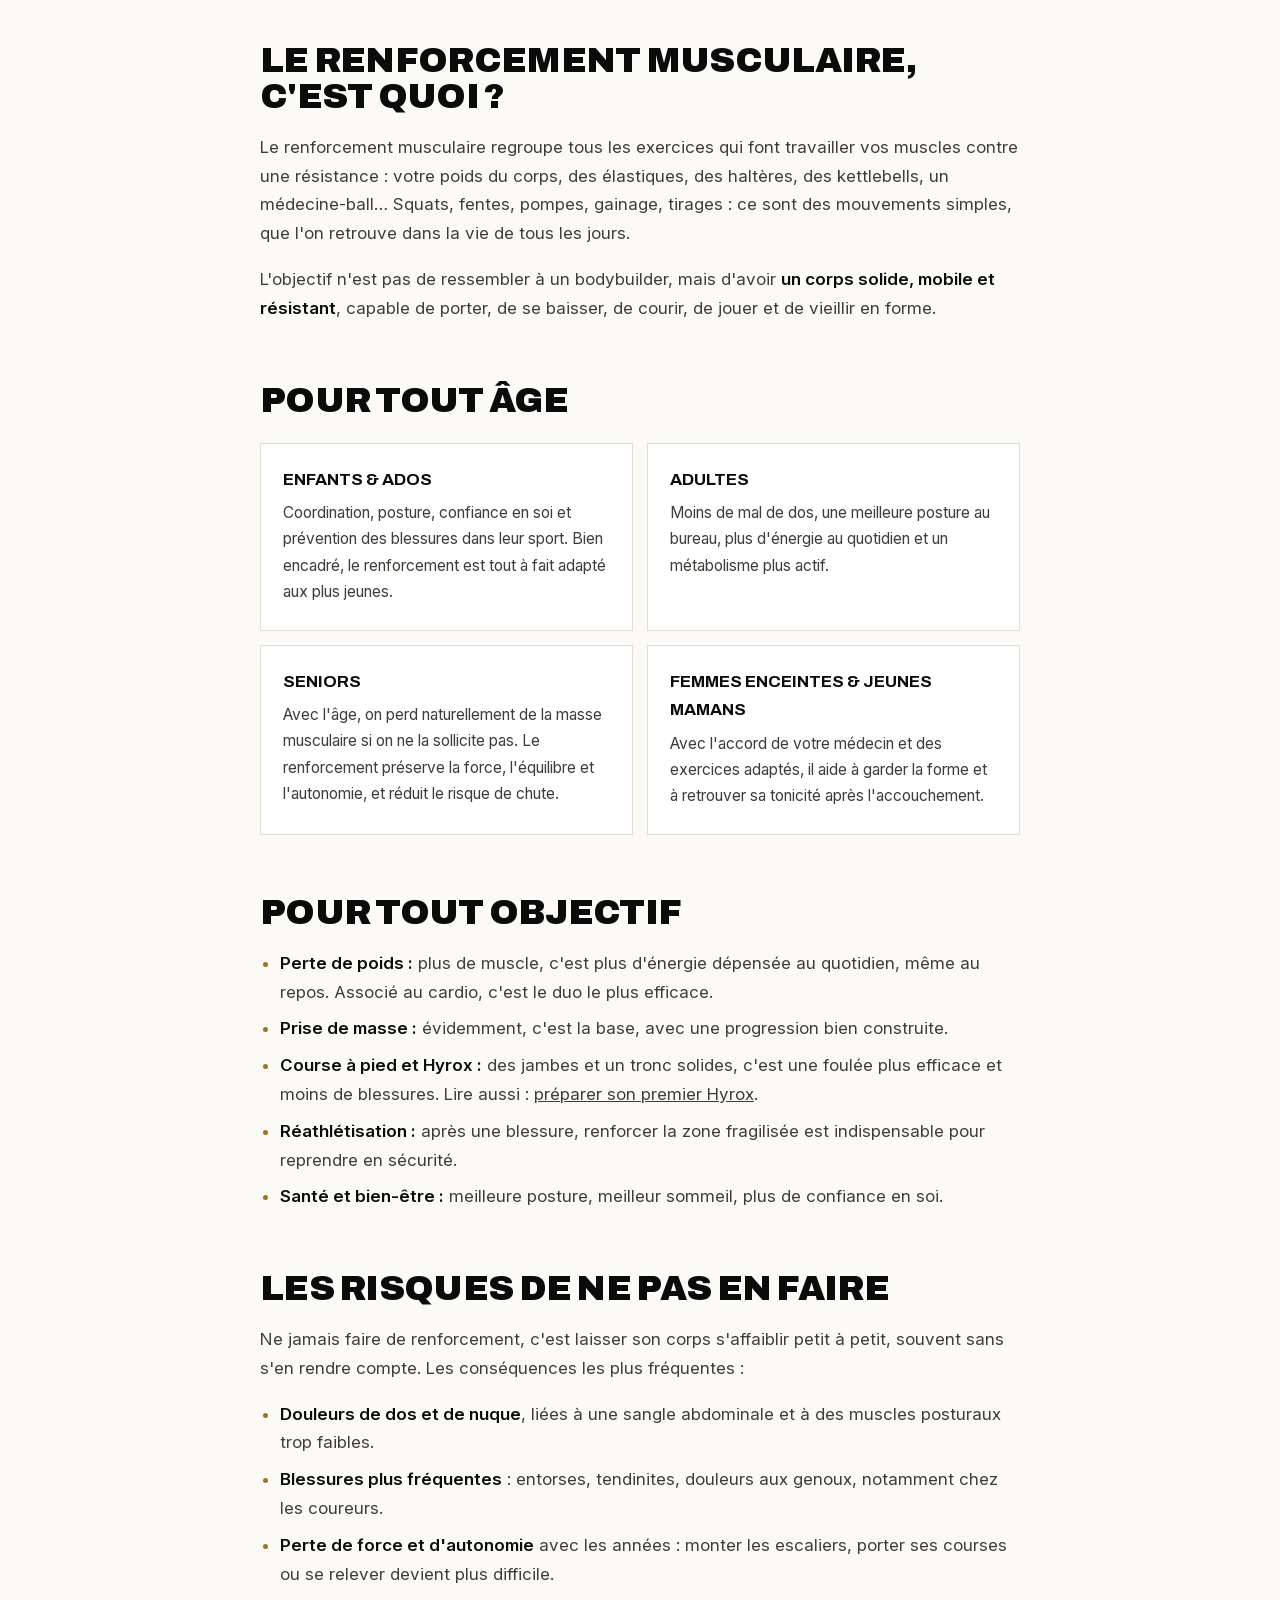
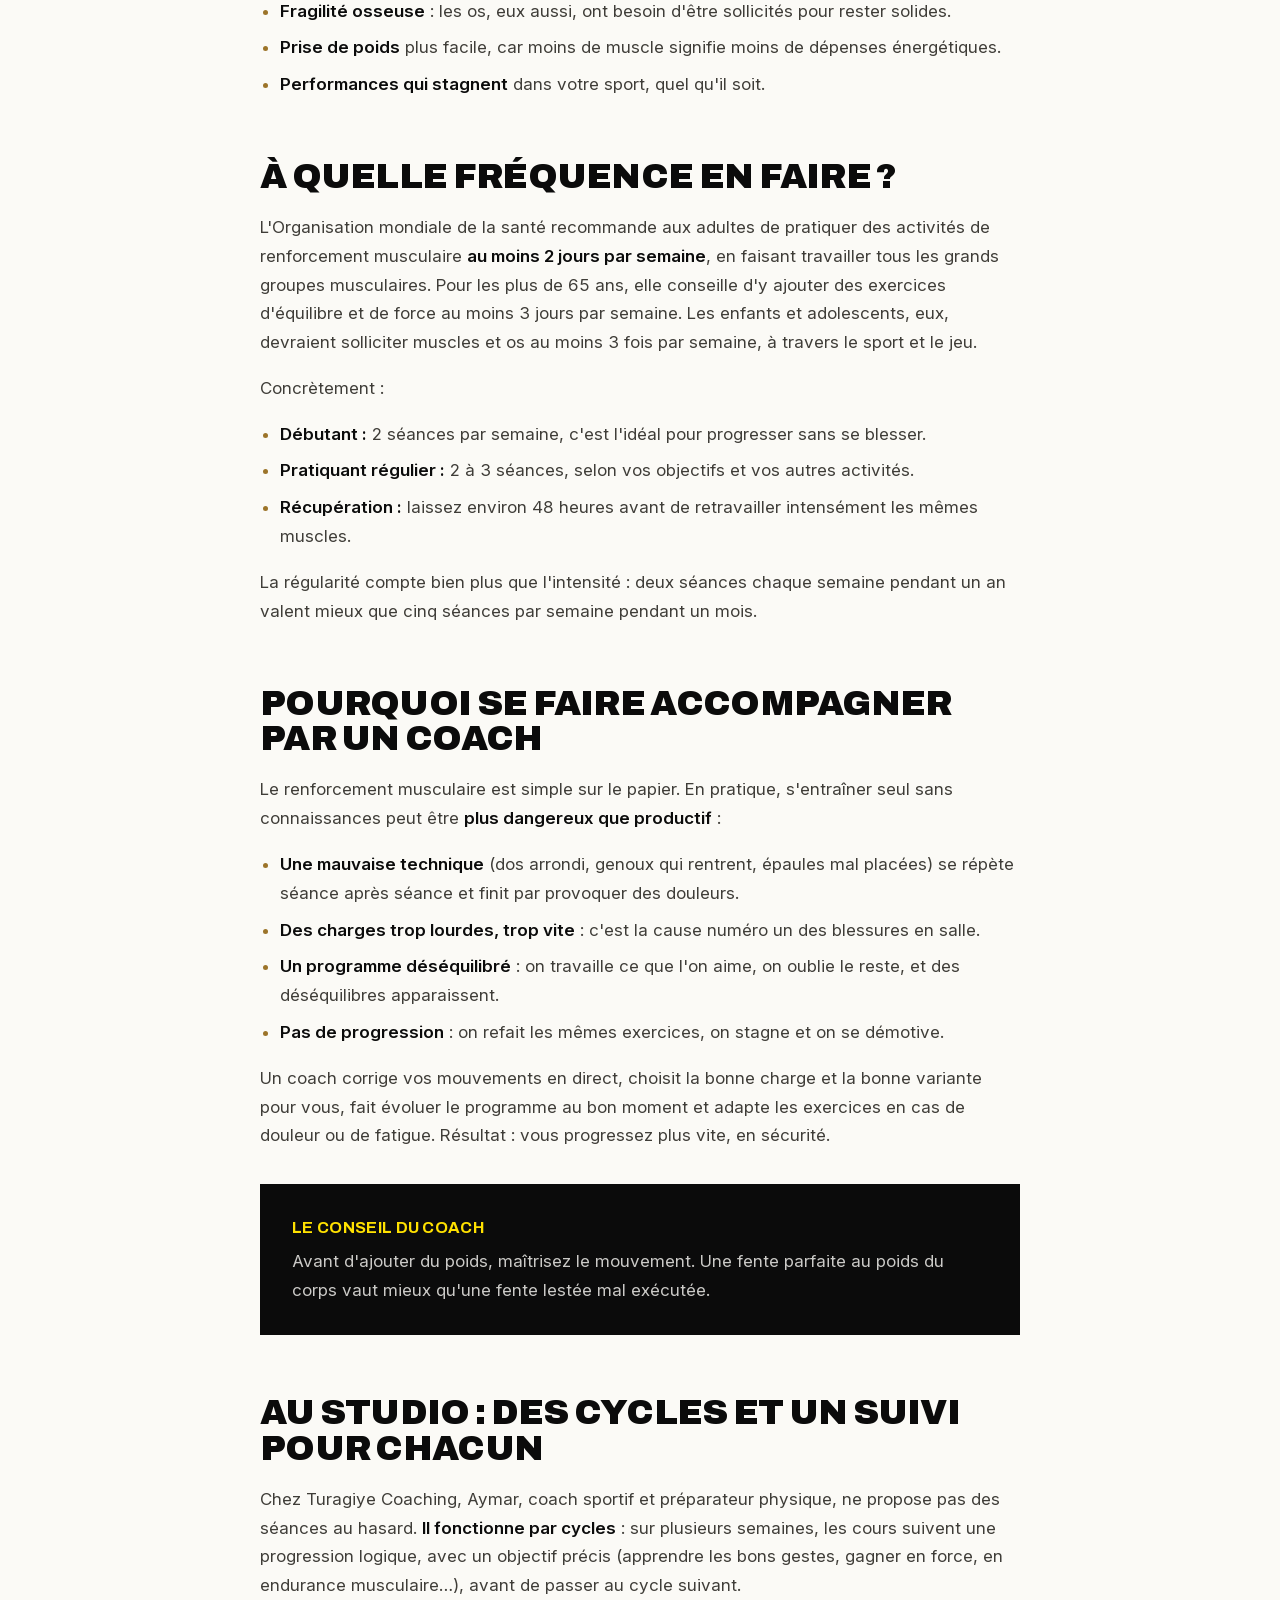
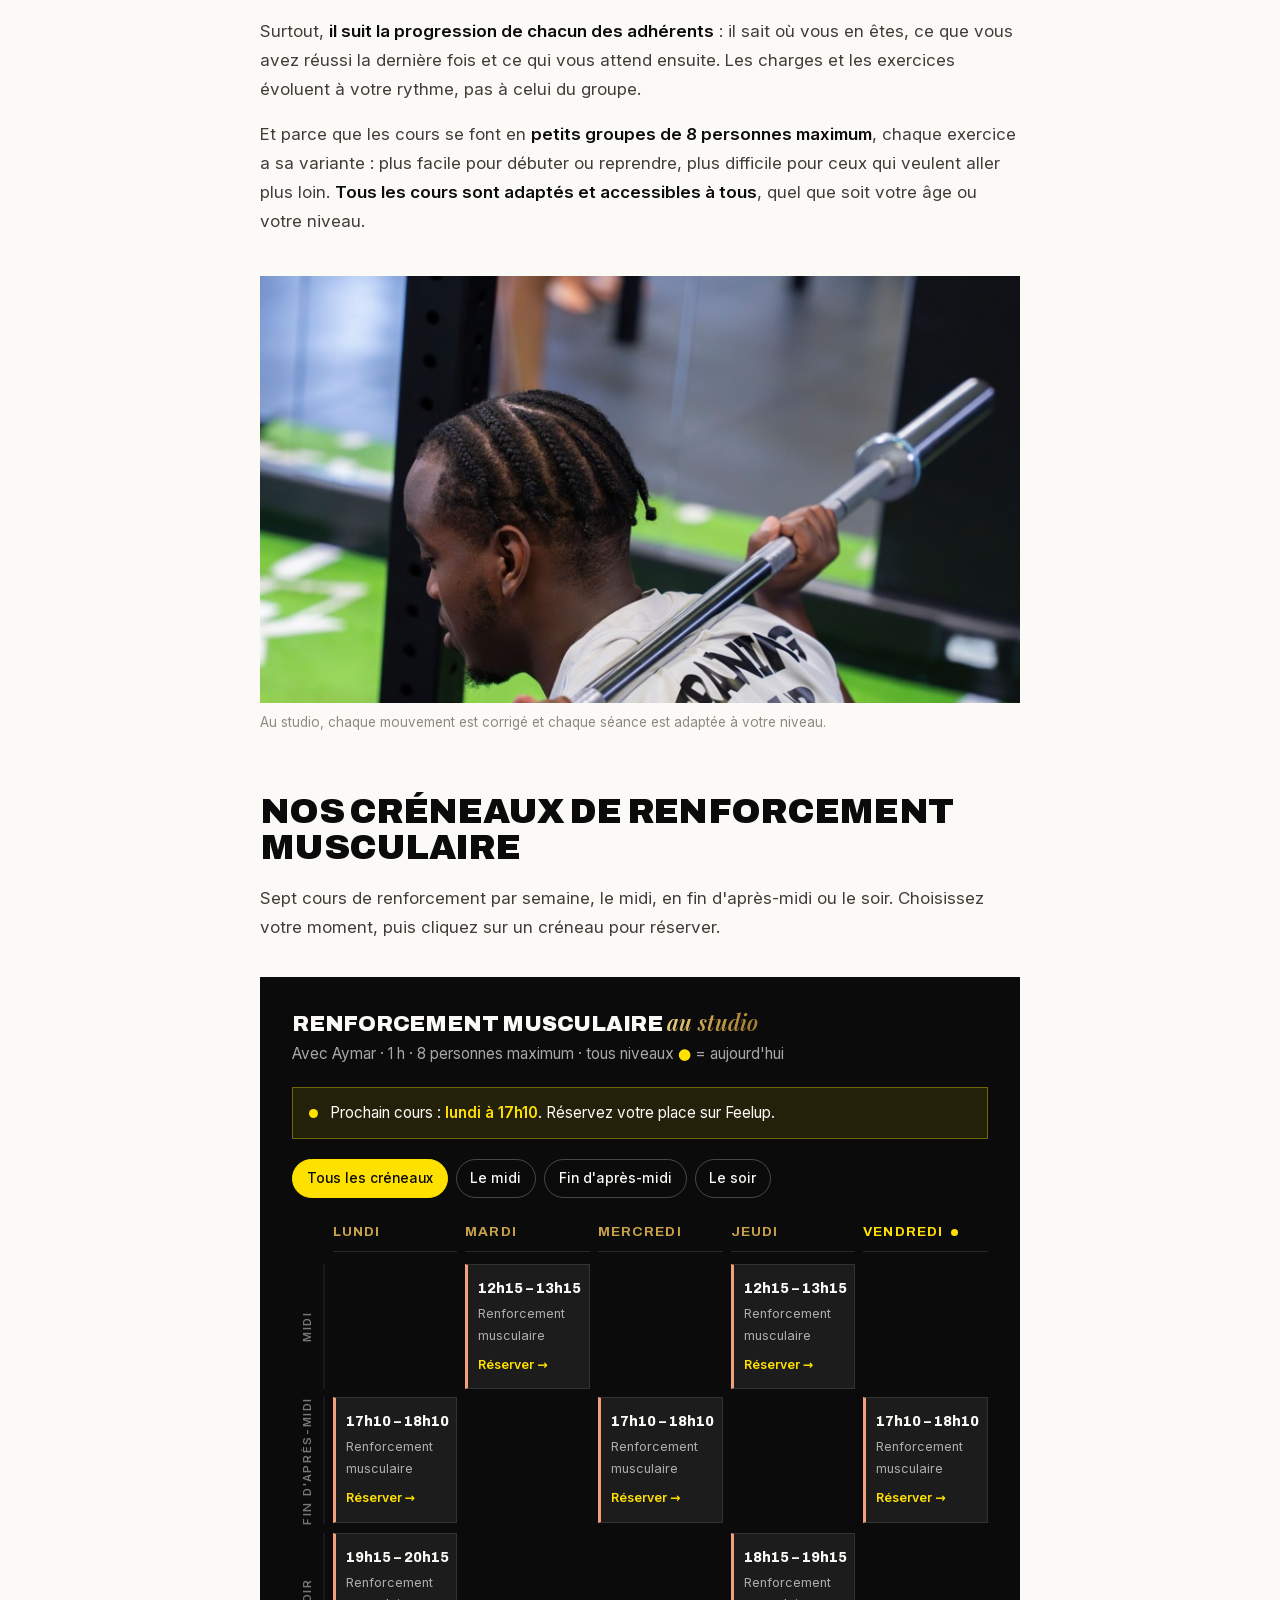
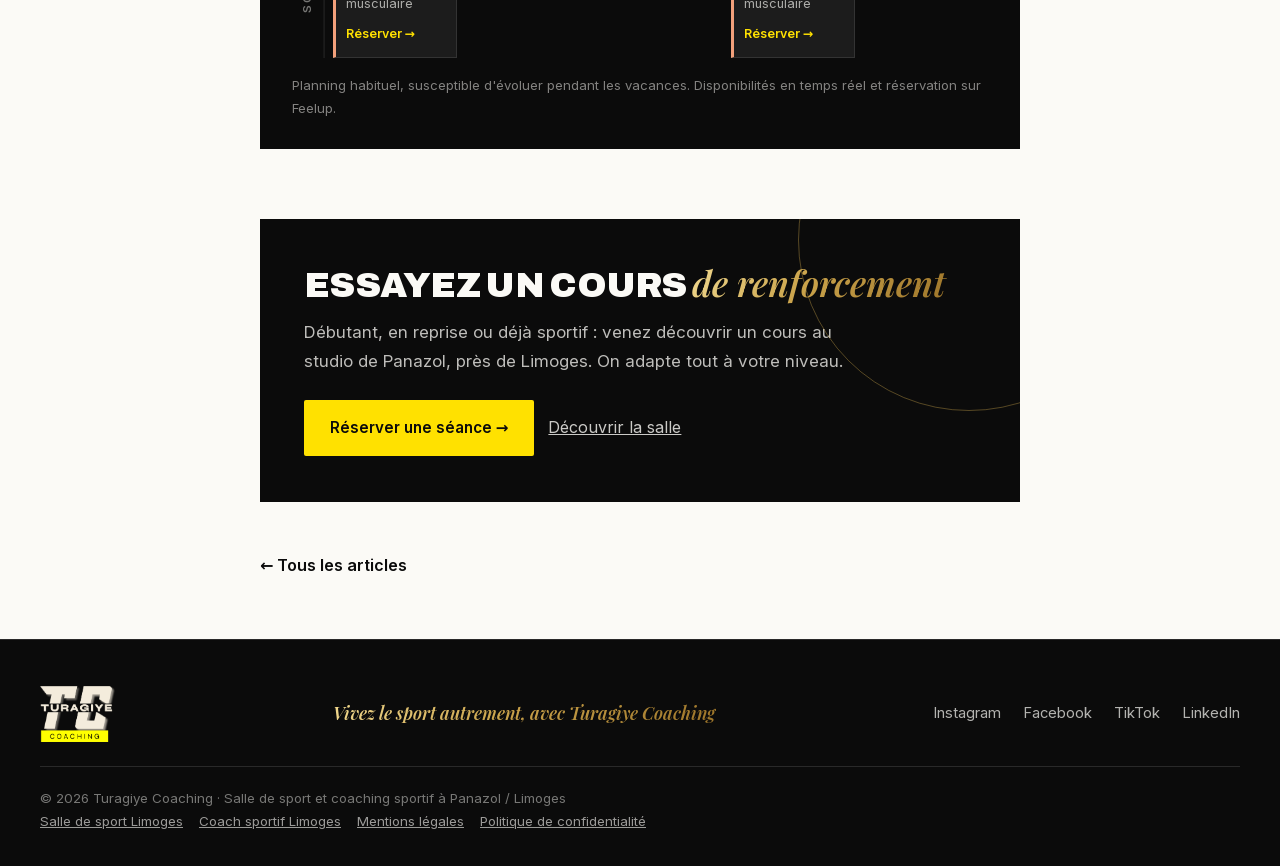
<file: blog/renforcement-musculaire-tout-age.html>
<!doctype html>
<html lang="fr">
<head>
  <meta charset="utf-8">
  <meta name="viewport" content="width=device-width, initial-scale=1">
  <title>Renforcement musculaire : pourquoi en faire à tout âge et à quelle fréquence | Turagiye Coaching Limoges</title>
  <meta name="description" content="Pourquoi le renforcement musculaire est essentiel à tout âge et pour tout objectif, les risques de ne pas en faire, la fréquence idéale et l'intérêt d'un coach. Cours coachés à Panazol / Limoges.">
  <link rel="canonical" href="https://turagiyecoaching.fr/blog/renforcement-musculaire-tout-age.html">
  <meta name="theme-color" content="#0b0b0b">
  <link rel="icon" href="../images/logo-noir.png">
  <meta property="og:type" content="article">
  <meta property="og:locale" content="fr_FR">
  <meta property="og:site_name" content="Turagiye Coaching">
  <meta property="og:title" content="Renforcement musculaire : pourquoi c'est essentiel à tout âge">
  <meta property="og:description" content="Bienfaits, risques, fréquence idéale et pourquoi se faire accompagner. Avec nos créneaux de renforcement au studio.">
  <meta property="og:url" content="https://turagiyecoaching.fr/blog/renforcement-musculaire-tout-age.html">
  <meta property="og:image" content="https://turagiyecoaching.fr/images/gainage.jpg">
  <meta property="article:published_time" content="2026-11-24">
  <meta name="twitter:card" content="summary_large_image">
  <link rel="stylesheet" href="../fonts/fonts.css?v=20261124">
  <link rel="stylesheet" href="blog.css?v=20261124b">
  <script type="application/ld+json">
{
  "@context": "https://schema.org",
  "@graph": [
    {
      "@type": "BlogPosting",
      "headline": "Renforcement musculaire : pourquoi c'est essentiel à tout âge",
      "description": "Bienfaits pour tout âge et tout objectif, risques de ne pas en faire, fréquence recommandée et importance d'être accompagné par un coach.",
      "image": "https://turagiyecoaching.fr/images/gainage.jpg",
      "datePublished": "2026-11-24",
      "dateModified": "2026-11-24",
      "inLanguage": "fr-FR",
      "mainEntityOfPage": "https://turagiyecoaching.fr/blog/renforcement-musculaire-tout-age.html",
      "author": {
        "@type": "Organization",
        "name": "Turagiye Coaching",
        "url": "https://turagiyecoaching.fr/"
      },
      "publisher": {
        "@type": "Organization",
        "name": "Turagiye Coaching",
        "logo": {
          "@type": "ImageObject",
          "url": "https://turagiyecoaching.fr/images/logo-noir.png"
        }
      },
      "isPartOf": {
        "@id": "https://turagiyecoaching.fr/blog/#blog"
      },
      "about": [
        "Renforcement musculaire",
        "Santé",
        "Coaching sportif"
      ]
    },
    {
      "@type": "BreadcrumbList",
      "itemListElement": [
        {
          "@type": "ListItem",
          "position": 1,
          "name": "Accueil",
          "item": "https://turagiyecoaching.fr/"
        },
        {
          "@type": "ListItem",
          "position": 2,
          "name": "Blog",
          "item": "https://turagiyecoaching.fr/blog/"
        },
        {
          "@type": "ListItem",
          "position": 3,
          "name": "Renforcement musculaire : pourquoi c'est essentiel à tout âge"
        }
      ]
    }
  ]
}
  </script>
</head>
<body>
  <nav class="nav">
    <div class="container">
      <a href="../" class="logo"><img src="../images/logo-clair.png" alt="Turagiye Coaching — accueil"></a>
      <ul>
        <li><a href="../#offres">Nos séances</a></li>
        <li><a href="../#tarifs">Tarifs</a></li>
        <li><a href="../#equipe">L'équipe</a></li>
        <li><a href="./">Blog</a></li>
        <li><a href="../#contact">Contact</a></li>
      </ul>
      <a href="https://feelup.app/turagiye-coaching-panazol" target="_blank" rel="noopener" class="btn btn-yellow">Réserver</a>
    </div>
  </nav>

  <header class="article-head">
    <div class="narrow">
      <div class="crumbs"><a href="../">Accueil</a> › <a href="./">Blog</a> › Renforcement musculaire</div>
      <span class="eyebrow">Renforcement musculaire</span>
      <h1>Renforcement musculaire : pourquoi c'est <span class="gold-text">essentiel à tout âge</span></h1>
      <p class="intro">Ce n'est pas réservé aux sportifs ni à ceux qui veulent « prendre du muscle ». Le renforcement musculaire est la base de tout : la santé, la forme, la performance et l'autonomie. Voici pourquoi, à quelle fréquence en faire, et pourquoi il vaut mieux être accompagné.</p>
      <div class="byline"><span>Par <b>l'équipe Turagiye Coaching</b></span><span>Publié le 24 novembre 2026</span><span>Lecture : 7 min</span></div>
    </div>
    <div class="narrow">
      <figure class="cover" style="margin:0 0 -120px">
        <img src="../images/gainage.jpg" alt="Exercice de gainage pendant un cours de renforcement musculaire au studio Turagiye Coaching" style="object-position:50% 55%">
      </figure>
    </div>
  </header>

  <main class="article-body">
    <article class="narrow">
      <nav class="toc" aria-label="Sommaire">
        <b>Au sommaire</b>
        <ol>
          <li><a href="#cest-quoi">Le renforcement musculaire, c'est quoi ?</a></li>
          <li><a href="#tout-age">Pour tout âge</a></li>
          <li><a href="#tout-objectif">Pour tout objectif</a></li>
          <li><a href="#risques">Les risques de ne pas en faire</a></li>
          <li><a href="#frequence">À quelle fréquence ?</a></li>
          <li><a href="#coach">Pourquoi se faire accompagner</a></li>
          <li><a href="#studio">Au studio : des cycles et un suivi pour chacun</a></li>
          <li><a href="#creneaux">Nos créneaux de renforcement</a></li>
        </ol>
      </nav>

      <h2 id="cest-quoi">Le renforcement musculaire, c'est quoi&nbsp;?</h2>
      <p>Le renforcement musculaire regroupe tous les exercices qui font travailler vos muscles contre une résistance : votre poids du corps, des élastiques, des haltères, des kettlebells, un médecine-ball… Squats, fentes, pompes, gainage, tirages : ce sont des mouvements simples, que l'on retrouve dans la vie de tous les jours.</p>
      <p>L'objectif n'est pas de ressembler à un bodybuilder, mais d'avoir <strong>un corps solide, mobile et résistant</strong>, capable de porter, de se baisser, de courir, de jouer et de vieillir en forme.</p>

      <h2 id="tout-age">Pour tout âge</h2>
      <div class="cards">
        <div><b>Enfants &amp; ados</b><p>Coordination, posture, confiance en soi et prévention des blessures dans leur sport. Bien encadré, le renforcement est tout à fait adapté aux plus jeunes.</p></div>
        <div><b>Adultes</b><p>Moins de mal de dos, une meilleure posture au bureau, plus d'énergie au quotidien et un métabolisme plus actif.</p></div>
        <div><b>Seniors</b><p>Avec l'âge, on perd naturellement de la masse musculaire si on ne la sollicite pas. Le renforcement préserve la force, l'équilibre et l'autonomie, et réduit le risque de chute.</p></div>
        <div><b>Femmes enceintes &amp; jeunes mamans</b><p>Avec l'accord de votre médecin et des exercices adaptés, il aide à garder la forme et à retrouver sa tonicité après l'accouchement.</p></div>
      </div>

      <h2 id="tout-objectif">Pour tout objectif</h2>
      <ul>
        <li><strong>Perte de poids :</strong> plus de muscle, c'est plus d'énergie dépensée au quotidien, même au repos. Associé au cardio, c'est le duo le plus efficace.</li>
        <li><strong>Prise de masse :</strong> évidemment, c'est la base, avec une progression bien construite.</li>
        <li><strong>Course à pied et Hyrox :</strong> des jambes et un tronc solides, c'est une foulée plus efficace et moins de blessures. Lire aussi : <a href="preparer-son-premier-hyrox.html">préparer son premier Hyrox</a>.</li>
        <li><strong>Réathlétisation :</strong> après une blessure, renforcer la zone fragilisée est indispensable pour reprendre en sécurité.</li>
        <li><strong>Santé et bien-être :</strong> meilleure posture, meilleur sommeil, plus de confiance en soi.</li>
      </ul>

      <h2 id="risques">Les risques de ne pas en faire</h2>
      <p>Ne jamais faire de renforcement, c'est laisser son corps s'affaiblir petit à petit, souvent sans s'en rendre compte. Les conséquences les plus fréquentes :</p>
      <ul>
        <li><strong>Douleurs de dos et de nuque</strong>, liées à une sangle abdominale et à des muscles posturaux trop faibles.</li>
        <li><strong>Blessures plus fréquentes</strong> : entorses, tendinites, douleurs aux genoux, notamment chez les coureurs.</li>
        <li><strong>Perte de force et d'autonomie</strong> avec les années : monter les escaliers, porter ses courses ou se relever devient plus difficile.</li>
        <li><strong>Fragilité osseuse</strong> : les os, eux aussi, ont besoin d'être sollicités pour rester solides.</li>
        <li><strong>Prise de poids</strong> plus facile, car moins de muscle signifie moins de dépenses énergétiques.</li>
        <li><strong>Performances qui stagnent</strong> dans votre sport, quel qu'il soit.</li>
      </ul>

      <h2 id="frequence">À quelle fréquence en faire&nbsp;?</h2>
      <p>L'Organisation mondiale de la santé recommande aux adultes de pratiquer des activités de renforcement musculaire <strong>au moins 2 jours par semaine</strong>, en faisant travailler tous les grands groupes musculaires. Pour les plus de 65 ans, elle conseille d'y ajouter des exercices d'équilibre et de force au moins 3 jours par semaine. Les enfants et adolescents, eux, devraient solliciter muscles et os au moins 3 fois par semaine, à travers le sport et le jeu.</p>
      <p>Concrètement :</p>
      <ul>
        <li><strong>Débutant :</strong> 2 séances par semaine, c'est l'idéal pour progresser sans se blesser.</li>
        <li><strong>Pratiquant régulier :</strong> 2 à 3 séances, selon vos objectifs et vos autres activités.</li>
        <li><strong>Récupération :</strong> laissez environ 48 heures avant de retravailler intensément les mêmes muscles.</li>
      </ul>
      <p>La régularité compte bien plus que l'intensité : deux séances chaque semaine pendant un an valent mieux que cinq séances par semaine pendant un mois.</p>

      <h2 id="coach">Pourquoi se faire accompagner par un coach</h2>
      <p>Le renforcement musculaire est simple sur le papier. En pratique, s'entraîner seul sans connaissances peut être <strong>plus dangereux que productif</strong> :</p>
      <ul>
        <li><strong>Une mauvaise technique</strong> (dos arrondi, genoux qui rentrent, épaules mal placées) se répète séance après séance et finit par provoquer des douleurs.</li>
        <li><strong>Des charges trop lourdes, trop vite</strong> : c'est la cause numéro un des blessures en salle.</li>
        <li><strong>Un programme déséquilibré</strong> : on travaille ce que l'on aime, on oublie le reste, et des déséquilibres apparaissent.</li>
        <li><strong>Pas de progression</strong> : on refait les mêmes exercices, on stagne et on se démotive.</li>
      </ul>
      <p>Un coach corrige vos mouvements en direct, choisit la bonne charge et la bonne variante pour vous, fait évoluer le programme au bon moment et adapte les exercices en cas de douleur ou de fatigue. Résultat : vous progressez plus vite, en sécurité.</p>
      <div class="tip">
        <b>Le conseil du coach</b>
        <p>Avant d'ajouter du poids, maîtrisez le mouvement. Une fente parfaite au poids du corps vaut mieux qu'une fente lestée mal exécutée.</p>
      </div>

      <h2 id="studio">Au studio : des cycles et un suivi pour chacun</h2>
      <p>Chez Turagiye Coaching, Aymar, coach sportif et préparateur physique, ne propose pas des séances au hasard. <strong>Il fonctionne par cycles</strong> : sur plusieurs semaines, les cours suivent une progression logique, avec un objectif précis (apprendre les bons gestes, gagner en force, en endurance musculaire…), avant de passer au cycle suivant.</p>
      <p>Surtout, <strong>il suit la progression de chacun des adhérents</strong> : il sait où vous en êtes, ce que vous avez réussi la dernière fois et ce qui vous attend ensuite. Les charges et les exercices évoluent à votre rythme, pas à celui du groupe.</p>
      <p>Et parce que les cours se font en <strong>petits groupes de 8 personnes maximum</strong>, chaque exercice a sa variante : plus facile pour débuter ou reprendre, plus difficile pour ceux qui veulent aller plus loin. <strong>Tous les cours sont adaptés et accessibles à tous</strong>, quel que soit votre âge ou votre niveau.</p>
      <figure class="photo">
        <img src="../images/coaching-individuel.jpg" alt="Aymar corrige un squat pendant une séance au studio Turagiye Coaching" loading="lazy" style="object-position:50% 38%">
        <figcaption>Au studio, chaque mouvement est corrigé et chaque séance est adaptée à votre niveau.</figcaption>
      </figure>

      <h2 id="creneaux">Nos créneaux de renforcement musculaire</h2>
      <p>Sept cours de renforcement par semaine, le midi, en fin d'après-midi ou le soir. Choisissez votre moment, puis cliquez sur un créneau pour réserver.</p>

      <section class="planning" id="planning" aria-label="Planning des cours de renforcement musculaire">
        <h3>Renforcement musculaire <span class="gold-text">au studio</span></h3>
        <p class="sub">Avec Aymar · 1 h · 8 personnes maximum · tous niveaux <span style="color:var(--yellow)">●</span> = aujourd'hui</p>
        <div class="next" id="next" hidden><span class="dot"></span><span id="next-text"></span></div>
        <div class="filters" role="group" aria-label="Filtrer par moment de la journée">
          <button type="button" data-f="all" aria-pressed="true">Tous les créneaux</button>
          <button type="button" data-f="midi" aria-pressed="false">Le midi</button>
          <button type="button" data-f="fin" aria-pressed="false">Fin d'après-midi</button>
          <button type="button" data-f="soir" aria-pressed="false">Le soir</button>
        </div>
        <div class="days" id="days">
          <!-- Rempli automatiquement par le script ci-dessous -->
        </div>
        <p class="foot">Planning habituel, susceptible d'évoluer pendant les vacances. Disponibilités en temps réel et réservation sur Feelup.</p>
      </section>

      <aside class="cta-box">
        <h2>Essayez un cours <span class="gold-text">de renforcement</span></h2>
        <p>Débutant, en reprise ou déjà sportif : venez découvrir un cours au studio de Panazol, près de Limoges. On adapte tout à votre niveau.</p>
        <div class="actions">
          <a class="btn btn-yellow" href="https://feelup.app/turagiye-coaching-panazol" target="_blank" rel="noopener">Réserver une séance →</a>
          <a class="link" href="../salle-de-sport-limoges.html">Découvrir la salle</a>
        </div>
      </aside>

      <a class="back" href="./">← Tous les articles</a>
    </article>
  </main>

  <script>
    // Créneaux de renforcement musculaire (planning Feelup). Pour modifier : changer cette liste.
    const BOOK = "https://feelup.app/turagiye-coaching-panazol";
    const SLOTS = [
      { d: 1, start: "17:10", end: "18:10" },
      { d: 1, start: "19:15", end: "20:15" },
      { d: 2, start: "12:15", end: "13:15" },
      { d: 3, start: "17:10", end: "18:10" },
      { d: 4, start: "12:15", end: "13:15" },
      { d: 4, start: "18:15", end: "19:15" },
      { d: 5, start: "17:10", end: "18:10" }
    ];
    const DAYS = { 1: "Lundi", 2: "Mardi", 3: "Mercredi", 4: "Jeudi", 5: "Vendredi" };
    const moment = (t) => { const h = parseInt(t, 10); return h < 14 ? "midi" : h < 18 ? "fin" : "soir"; };
    const fmt = (t) => t.replace(":", "h");
    const box = document.getElementById("days");
    const today = new Date().getDay();

    const makeSlot = (s) => {
      const a = document.createElement("a");
      a.className = "slot"; a.href = BOOK; a.target = "_blank"; a.rel = "noopener";
      a.dataset.m = moment(s.start);
      a.innerHTML = `<span class="t">${fmt(s.start)} – ${fmt(s.end)}</span><span class="n">Renforcement musculaire</span><span class="r">Réserver →</span>`;
      a.setAttribute("aria-label", `Réserver le cours de renforcement du ${DAYS[s.d].toLowerCase()} de ${fmt(s.start)} à ${fmt(s.end)}`);
      return a;
    };

    // Ordinateur : grille alignée par moment de la journée (midi, fin d'après-midi, soir)
    const MOMENTS = { midi: "Midi", fin: "Fin d'après-midi", soir: "Soir" };
    const grid = document.createElement("div");
    grid.className = "days-grid";
    grid.appendChild(document.createElement("span"));
    Object.keys(DAYS).forEach((d) => {
      const h = document.createElement("h4");
      h.textContent = DAYS[d];
      if (+d === today) h.className = "today";
      grid.appendChild(h);
    });
    Object.keys(MOMENTS).forEach((m) => {
      const lab = document.createElement("span");
      lab.className = "row-label"; lab.dataset.m = m; lab.textContent = MOMENTS[m];
      grid.appendChild(lab);
      Object.keys(DAYS).forEach((d) => {
        const cell = document.createElement("div");
        cell.className = "cell";
        SLOTS.filter((s) => s.d === +d && moment(s.start) === m).forEach((s) => cell.appendChild(makeSlot(s)));
        grid.appendChild(cell);
      });
    });
    box.parentNode.insertBefore(grid, box);

    // Mobile : liste jour par jour
    Object.keys(DAYS).forEach((d) => {
      d = +d;
      const col = document.createElement("div");
      col.className = "day" + (d === today ? " today" : "");
      col.innerHTML = `<h4>${DAYS[d]}</h4><div class="slots"></div>`;
      const list = col.querySelector(".slots");
      SLOTS.filter((s) => s.d === d).forEach((s) => list.appendChild(makeSlot(s)));
      const empty = document.createElement("p"); empty.className = "empty"; empty.textContent = "Pas de cours sur ce moment"; empty.hidden = true;
      list.appendChild(empty);
      box.appendChild(col);
    });

    // Filtres par moment de la journée
    document.querySelectorAll(".filters button").forEach((btn) => {
      btn.addEventListener("click", () => {
        document.querySelectorAll(".filters button").forEach((b) => b.setAttribute("aria-pressed", b === btn));
        const f = btn.dataset.f;
        document.querySelectorAll(".day").forEach((col) => {
          let shown = 0;
          col.querySelectorAll(".slot").forEach((s) => { const ok = f === "all" || s.dataset.m === f; s.classList.toggle("hidden", !ok); shown += ok; });
          col.querySelector(".empty").hidden = shown > 0;
        });
        document.querySelectorAll(".days-grid .row-label").forEach((lab) => {
          const hide = f !== "all" && lab.dataset.m !== f;
          let el = lab;
          for (let i = 0; i <= 5; i++) { el.hidden = hide; el = el.nextElementSibling; if (!el) break; }
        });
      });
    });

    // Prochain créneau à venir
    (function () {
      const now = new Date();
      const mins = now.getHours() * 60 + now.getMinutes();
      const toMin = (t) => { const [h, m] = t.split(":").map(Number); return h * 60 + m; };
      for (let i = 0; i < 8; i++) {
        const d = (now.getDay() + i) % 7;
        const s = SLOTS.filter((x) => x.d === d && (i > 0 || toMin(x.start) > mins)).sort((a, b) => toMin(a.start) - toMin(b.start))[0];
        if (s) {
          const when = i === 0 ? "aujourd'hui" : i === 1 ? "demain" : DAYS[d].toLowerCase();
          document.getElementById("next-text").innerHTML = `Prochain cours : <b>${when} à ${fmt(s.start)}</b>. Réservez votre place sur Feelup.`;
          document.getElementById("next").hidden = false;
          break;
        }
      }
    })();
  </script>

  <footer>
    <div class="container">
      <a href="../" class="logo"><img src="../images/logo-clair.png" alt="Turagiye Coaching" style="height:56px;width:auto"></a>
      <span class="slogan gold-text">Vivez le sport autrement, avec Turagiye Coaching</span>
      <ul>
        <li><a href="https://www.instagram.com/turagiye_coaching/" target="_blank" rel="noopener">Instagram</a></li>
        <li><a href="https://www.facebook.com/p/Turagiye-Coaching-100078954837869/" target="_blank" rel="noopener">Facebook</a></li>
        <li><a href="https://www.tiktok.com/@melissaymar" target="_blank" rel="noopener">TikTok</a></li>
        <li><a href="https://fr.linkedin.com/company/turagiye-coaching" target="_blank" rel="noopener">LinkedIn</a></li>
      </ul>
      <small>© 2026 Turagiye Coaching · Salle de sport et coaching sportif à Panazol / Limoges<br>
        <a href="../salle-de-sport-limoges.html">Salle de sport Limoges</a><a href="../coach-sportif-limoges.html">Coach sportif Limoges</a><a href="../mentions-legales.html">Mentions légales</a><a href="../confidentialite.html">Politique de confidentialité</a></small>
    </div>
  </footer>
</body>
</html>
</file>
<file: fonts/fonts.css>
/* Polices hébergées sur le site (aucune connexion aux serveurs de Google) */
@font-face { font-family: "Archivo"; font-style: normal; font-weight: 500 900; font-display: swap; src: url(archivo.woff2) format("woff2"); }
@font-face { font-family: "Inter"; font-style: normal; font-weight: 400 600; font-display: swap; src: url(inter.woff2) format("woff2"); }
@font-face { font-family: "Playfair Display"; font-style: italic; font-weight: 500 600; font-display: swap; src: url(playfair-italic.woff2) format("woff2"); }
</file>
<file: blog/blog.css>
/* Blog Turagiye Coaching — mêmes couleurs et polices que le site */
:root{--black:#0b0b0b;--ink:#151515;--white:#fbfaf6;--paper:#f3f1ea;--grey:#8d8a82;--text:#3f3d38;--yellow:#ffe100;--gold:#c9a24a;--gold-dark:#9c7429;--gold-grad:linear-gradient(120deg,#f1d98f 0%,#c9a24a 45%,#9c7429 100%);--display:"Archivo",system-ui,sans-serif;--serif:"Playfair Display",Georgia,serif;--sans:"Inter",system-ui,sans-serif}
*{box-sizing:border-box}
html{scroll-behavior:smooth}
body{margin:0;background:var(--white);color:var(--black);font-family:var(--sans);line-height:1.7}
img{display:block;max-width:100%}
a{color:inherit}
.container{width:min(1200px,100% - 40px);margin-inline:auto}
.narrow{width:min(760px,100% - 40px);margin-inline:auto}
.gold-text{font-family:var(--serif);font-style:italic;font-weight:600;text-transform:none;letter-spacing:0;background:var(--gold-grad);-webkit-background-clip:text;background-clip:text;color:transparent;padding:0 .08em .14em 0}
.eyebrow{display:inline-flex;align-items:center;gap:12px;font-size:.78rem;font-weight:600;letter-spacing:.24em;text-transform:uppercase;color:var(--gold)}
.eyebrow::before{content:"";width:34px;height:1px;background:var(--gold-grad)}
.btn{display:inline-flex;align-items:center;gap:.6em;padding:1em 1.7em;font:inherit;font-weight:600;font-size:.95rem;text-decoration:none;border-radius:2px;transition:transform .25s,box-shadow .25s}
.btn:hover{transform:translateY(-2px)}
.btn-yellow{background:var(--yellow);color:var(--black)}
.btn-yellow:hover{box-shadow:0 10px 30px -10px rgba(255,225,0,.6)}

/* Navigation */
.nav{background:var(--black);color:var(--white);padding:18px 0;position:sticky;top:0;z-index:10}
.nav .container{display:flex;align-items:center;justify-content:space-between;gap:24px}
.nav .logo img{height:52px;width:auto}
.nav ul{display:flex;gap:30px;list-style:none;margin:0;padding:0;font-size:.92rem}
.nav ul a{text-decoration:none;opacity:.8}
.nav ul a:hover,.nav ul a[aria-current]{opacity:1;color:var(--yellow)}

/* En-tête de la liste */
.blog-hero{background:var(--black);color:var(--white);padding:90px 0 100px;position:relative;overflow:hidden}
.blog-hero::before{content:"";position:absolute;width:560px;height:560px;right:-200px;top:-220px;border-radius:50%;border:1px solid rgba(201,162,74,.35)}
h1,h2,h3{font-family:var(--display);font-weight:900;line-height:1.02;letter-spacing:-.02em;text-transform:uppercase;margin:0}
.blog-hero h1{font-size:clamp(2.6rem,6vw,4.6rem);margin:18px 0 22px}
.blog-hero p{max-width:52ch;color:rgba(251,250,246,.72);font-size:1.1rem;margin:0}

/* Cartes d'articles */
.posts{padding:90px 0 120px}
.post-grid{display:grid;grid-template-columns:repeat(3,1fr);gap:26px}
.post-card{display:flex;flex-direction:column;background:#fff;border:1px solid #e3ded1;text-decoration:none;transition:transform .3s,border-color .3s,box-shadow .3s}
.post-card:hover{transform:translateY(-4px);border-color:var(--gold);box-shadow:0 24px 40px -28px rgba(0,0,0,.35)}
.post-card .img{aspect-ratio:16/10;overflow:hidden;background:var(--ink)}
.post-card .img img{width:100%;height:100%;object-fit:cover;transition:transform .8s}
.post-card:hover .img img{transform:scale(1.04)}
.post-card .body{padding:26px 26px 30px;display:flex;flex-direction:column;gap:10px;flex:1}
.post-card .meta{font-size:.78rem;font-weight:600;letter-spacing:.14em;text-transform:uppercase;color:var(--gold-dark)}
.post-card h2{font-size:1.35rem;line-height:1.1}
.post-card p{margin:0;color:var(--text);font-size:.95rem}
.post-card .more{margin-top:auto;padding-top:8px;font-weight:600;font-size:.9rem}
.post-card.featured{grid-column:span 3;flex-direction:row}
.post-card.featured .img{flex:1.2;aspect-ratio:auto;min-height:380px}
.post-card.featured .body{flex:1;padding:44px;justify-content:center}
.post-card.featured h2{font-size:clamp(1.7rem,3vw,2.4rem)}
.soon{margin-top:50px;padding:28px 30px;border:1px dashed #d4cdbb;color:var(--grey);text-align:center}

/* Article */
.article-head{background:var(--black);color:var(--white);padding:70px 0 0}
.crumbs{font-size:.84rem;color:rgba(251,250,246,.55);margin-bottom:26px}
.crumbs a{text-decoration:none}.crumbs a:hover{color:var(--yellow)}
.article-head h1{font-size:clamp(2.2rem,5.4vw,4rem);margin:16px 0 22px}
.article-head .intro{font-size:1.15rem;color:rgba(251,250,246,.78);max-width:60ch;margin:0 0 26px}
.byline{display:flex;flex-wrap:wrap;gap:8px 22px;font-size:.88rem;color:rgba(251,250,246,.6);padding-bottom:50px}
.byline b{color:var(--white);font-weight:600}
.cover{position:relative;margin-bottom:-120px}
.cover img{width:100%;aspect-ratio:16/8;object-fit:cover}
.cover figcaption{font-size:.8rem;color:var(--grey);margin-top:10px}
.article-body{padding:170px 0 60px}
.article-body h2{font-size:clamp(1.6rem,3.4vw,2.2rem);margin:60px 0 18px}
.article-body h3{font-size:1.2rem;margin:34px 0 10px;letter-spacing:-.01em}
.article-body p,.article-body li{color:var(--text);font-size:1.06rem}
.article-body ul,.article-body ol{padding-left:1.25em}
.article-body li{margin-bottom:8px}
.article-body li::marker{color:var(--gold-dark)}
.article-body strong{color:var(--black)}
.toc{background:var(--paper);padding:26px 30px;margin:0 0 20px;border-left:3px solid var(--gold)}
.toc b{font-family:var(--display);text-transform:uppercase;font-size:.85rem;letter-spacing:.08em}
.toc ol{margin:10px 0 0}.toc a{text-decoration:none}.toc a:hover{color:var(--gold-dark)}
.stations{display:grid;grid-template-columns:repeat(2,1fr);gap:12px;margin:26px 0;padding:0;list-style:none;counter-reset:st}
.stations li{counter-increment:st;display:flex;gap:14px;align-items:baseline;background:#fff;border:1px solid #e3ded1;padding:16px 18px;margin:0;font-size:.98rem}
.stations li::before{content:counter(st);font-family:var(--serif);font-style:italic;color:var(--gold-dark);font-size:1.2rem;min-width:1em}
.stations li span{color:var(--grey);font-size:.88rem;display:block}
.tip{background:var(--black);color:var(--white);padding:30px 32px;margin:34px 0}
.tip b{display:block;font-family:var(--display);text-transform:uppercase;color:var(--yellow);margin-bottom:6px;letter-spacing:.02em}
.tip p{color:rgba(251,250,246,.8);margin:0}
.week{width:100%;border-collapse:collapse;margin:24px 0;font-size:.97rem}
.week th,.week td{text-align:left;padding:13px 14px;border-bottom:1px solid #e3ded1;vertical-align:top}
.week th{font-family:var(--display);text-transform:uppercase;font-size:.8rem;letter-spacing:.06em;color:var(--gold-dark)}
.week td:first-child{font-weight:600;white-space:nowrap;color:var(--black)}
.cta-box{background:var(--black);color:var(--white);padding:46px 44px;margin:70px 0 20px;position:relative;overflow:hidden}
.cta-box::before{content:"";position:absolute;width:340px;height:340px;right:-120px;top:-150px;border-radius:50%;border:1px solid rgba(201,162,74,.4)}
.cta-box h2{color:var(--white);margin:0 0 14px;font-size:clamp(1.6rem,3.4vw,2.2rem)}
.cta-box p{color:rgba(251,250,246,.75);margin:0 0 24px;max-width:50ch}
.cta-box .actions{display:flex;flex-wrap:wrap;gap:14px;align-items:center}
.cta-box .actions a.link{color:var(--white);opacity:.8}
.back{display:inline-block;margin-top:30px;font-weight:600;text-decoration:none}
.back:hover{color:var(--gold-dark)}

/* Pied de page */
footer{background:var(--black);color:var(--white);border-top:1px solid rgba(255,255,255,.12);padding:46px 0 34px}
footer .container{display:flex;flex-wrap:wrap;justify-content:space-between;align-items:center;gap:24px}
footer .slogan{font-size:1.1rem}
footer ul{display:flex;flex-wrap:wrap;gap:22px;list-style:none;padding:0;margin:0;font-size:.92rem}
footer ul a{text-decoration:none;opacity:.7}footer ul a:hover{opacity:1;color:var(--yellow)}
footer small{width:100%;color:rgba(251,250,246,.45);padding-top:20px;border-top:1px solid rgba(255,255,255,.12)}
footer small a{color:rgba(251,250,246,.6);margin-right:16px}

@media (max-width:960px){
  .nav ul{display:none}
  .post-grid{grid-template-columns:1fr 1fr}
  .post-card.featured{grid-column:span 2;flex-direction:column}
  .post-card.featured .img{min-height:0;aspect-ratio:16/10}
  .post-card.featured .body{padding:28px}
  .cover{margin-bottom:-60px}
  .article-body{padding-top:100px}
}
@media (max-width:600px){
  .post-grid{grid-template-columns:1fr}
  .post-card.featured{grid-column:span 1}
  .stations{grid-template-columns:1fr}
  .nav .logo img{height:44px}
  .nav .btn{padding:.75em 1.1em;font-size:.85rem}
  .cta-box{padding:34px 26px}
  .week td:first-child{white-space:normal}
}

/* Pages locales (salle de sport / coach sportif Limoges) */
.lp-actions{display:flex;flex-wrap:wrap;gap:14px;align-items:center;padding-bottom:50px}
.lp-actions .link{color:var(--white);opacity:.8;font-weight:600}
.facts{display:grid;grid-template-columns:repeat(4,1fr);gap:0;margin:10px 0 0;border-top:1px solid #e3ded1;border-left:1px solid #e3ded1}
.facts div{padding:20px 18px;border-right:1px solid #e3ded1;border-bottom:1px solid #e3ded1;background:#fff}
.facts b{display:block;font-family:var(--display);font-weight:900;font-size:1.5rem;text-transform:uppercase;line-height:1.1}
.facts span{font-size:.86rem;color:var(--grey)}
.cards{display:grid;grid-template-columns:repeat(2,1fr);gap:14px;margin:24px 0}
.cards div{background:#fff;border:1px solid #e3ded1;padding:22px 22px 24px}
.cards b{display:block;font-family:var(--display);text-transform:uppercase;font-size:1.05rem;margin-bottom:6px}
.cards p{margin:0;font-size:.97rem}
.photo{margin:40px 0}
.photo img{width:100%;aspect-ratio:16/9;object-fit:cover}
.photo figcaption{font-size:.84rem;color:var(--grey);margin-top:8px}
.faq-lp details{border-bottom:1px solid #e3ded1}
.faq-lp details:first-of-type{border-top:1px solid #e3ded1}
.faq-lp summary{cursor:pointer;list-style:none;display:flex;justify-content:space-between;gap:16px;padding:20px 0;font-family:var(--display);font-weight:800;text-transform:uppercase;font-size:1.02rem}
.faq-lp summary::-webkit-details-marker{display:none}
.faq-lp summary::after{content:"+";color:var(--gold-dark);font-family:var(--sans);font-size:1.3rem;line-height:1}
.faq-lp details[open] summary::after{content:"–"}
.faq-lp details p{margin:-4px 0 22px}
.see-also{display:flex;flex-wrap:wrap;gap:10px;margin-top:20px}
.see-also a{padding:.55em 1.1em;border:1px solid var(--black);border-radius:999px;text-decoration:none;font-size:.9rem;font-weight:500}
.see-also a:hover{background:var(--yellow);border-color:var(--yellow)}
@media (max-width:760px){.facts{grid-template-columns:1fr 1fr}.cards{grid-template-columns:1fr}}

/* Semaine type (illustration) */
.week-type{display:grid;grid-template-columns:repeat(7,1fr);gap:8px;margin:26px 0 10px}
.week-type div{background:#fff;border:1px solid #e3ded1;padding:14px 6px 16px;text-align:center}
.week-type b{display:block;font-family:var(--display);text-transform:uppercase;font-size:.78rem;letter-spacing:.06em;color:var(--grey)}
.week-type i{display:block;font-style:normal;font-size:1.4rem;margin:8px 0 4px}
.week-type span{font-size:.74rem;color:var(--text);line-height:1.3;display:block}
.week-type .renfo{background:var(--black);border-color:var(--black)}
.week-type .renfo b{color:var(--gold)}.week-type .renfo span{color:var(--yellow);font-weight:600}
.legend{font-size:.85rem;color:var(--grey);margin:0 0 10px}

/* Planning interactif */
.planning{background:var(--black);color:var(--white);padding:34px 32px 30px;margin:36px 0}
.planning h3{color:var(--white);font-size:1.35rem;margin:0 0 6px}
.planning .sub{color:rgba(251,250,246,.65);font-size:.95rem;margin:0 0 20px}
.next{display:flex;align-items:center;gap:12px;background:rgba(255,225,0,.1);border:1px solid rgba(255,225,0,.35);padding:12px 16px;margin-bottom:20px;font-size:.95rem}
.next .dot{width:9px;height:9px;border-radius:50%;background:var(--yellow);flex:none;box-shadow:0 0 0 0 rgba(255,225,0,.6);animation:pulse 2s infinite}
@keyframes pulse{70%{box-shadow:0 0 0 10px rgba(255,225,0,0)}100%{box-shadow:0 0 0 0 rgba(255,225,0,0)}}
.next b{color:var(--yellow)}
.filters{display:flex;flex-wrap:wrap;gap:8px;margin-bottom:22px}
.filters button{font:inherit;font-size:.86rem;font-weight:500;padding:.5em 1em;border-radius:999px;border:1px solid rgba(251,250,246,.25);background:transparent;color:var(--white);cursor:pointer;transition:background .2s,color .2s,border-color .2s}
.filters button[aria-pressed="true"]{background:var(--yellow);color:var(--black);border-color:var(--yellow)}
.days{display:none}
.days-grid{display:grid;grid-template-columns:auto repeat(5,minmax(0,1fr));gap:8px;align-items:start}
.days-grid h4{margin:0 0 4px;font-family:var(--display);text-transform:uppercase;font-size:.85rem;letter-spacing:.08em;color:var(--gold);padding-bottom:8px;border-bottom:1px solid rgba(255,255,255,.12)}
.days-grid h4.today{color:var(--yellow)}
.days-grid h4.today::after{content:"";display:inline-block;width:7px;height:7px;border-radius:50%;background:var(--yellow);margin-left:8px;vertical-align:middle}
.days-grid .row-label{align-self:stretch;display:flex;align-items:center;writing-mode:vertical-rl;transform:rotate(180deg);font-size:.72rem;font-weight:600;letter-spacing:.14em;text-transform:uppercase;color:rgba(251,250,246,.45);border-left:1px solid rgba(255,255,255,.12);padding:0 6px;justify-content:center}
.days-grid .cell .slot{margin:0}
.days-grid [hidden]{display:none}
.day h4{margin:0 0 10px;font-family:var(--display);text-transform:uppercase;font-size:.85rem;letter-spacing:.08em;color:var(--gold);padding-bottom:8px;border-bottom:1px solid rgba(255,255,255,.12)}
.day.today h4{color:var(--yellow)}
.day.today h4::after{content:"";display:inline-block;width:7px;height:7px;border-radius:50%;background:var(--yellow);margin-left:8px;vertical-align:middle}
.slot{display:block;text-decoration:none;background:#1c1c1c;border:1px solid rgba(255,255,255,.1);border-left:3px solid #f2a07b;padding:12px 9px 13px 10px;margin-bottom:10px;transition:transform .2s,border-color .2s,background .2s}
.slot:hover{transform:translateY(-2px);background:#232323;border-color:var(--gold);border-left-color:var(--yellow)}
.slot .t{display:block;font-family:var(--display);font-weight:800;font-size:.86rem;white-space:nowrap;color:var(--white)}
.slot .n{display:block;font-size:.8rem;color:rgba(251,250,246,.65);margin-top:2px}
.slot .r{display:block;font-size:.78rem;font-weight:600;color:var(--yellow);margin-top:8px}
.slot.hidden{display:none}
.day .empty{font-size:.8rem;color:rgba(251,250,246,.35);padding:10px 0}
.planning .foot{margin:16px 0 0;font-size:.82rem;color:rgba(251,250,246,.5)}
@media (max-width:760px){
  .days-grid{display:none}
  .days{display:grid}
  .week-type{grid-template-columns:1fr;gap:6px}
  .week-type div{display:flex;justify-content:space-between;align-items:center;text-align:left;padding:11px 16px}
  .week-type span{font-size:.88rem}
  .days{grid-template-columns:1fr}
  .day{display:grid;grid-template-columns:90px 1fr;gap:10px;align-items:start;border-bottom:1px solid rgba(255,255,255,.1);padding-bottom:8px}
  .day h4{border:0;padding:12px 0 0;margin:0}
  .day .slots{display:grid;gap:8px}.slot{margin:0}
  .planning{padding:28px 20px}
}
</file>
<file: legal.css>
:root{--black:#0b0b0b;--white:#fbfaf6;--gold:#c9a24a;--yellow:#ffe100;--grey:#5b5850}
*{box-sizing:border-box}
body{margin:0;background:var(--white);color:var(--black);font-family:"Inter",system-ui,sans-serif;line-height:1.7}
header{background:var(--black);padding:22px 0}
.wrap{width:min(820px,100% - 40px);margin-inline:auto}
header .wrap{display:flex;justify-content:space-between;align-items:center;gap:20px}
header img{height:54px;display:block}
header a.back{color:var(--white);text-decoration:none;font-size:.92rem;opacity:.8}
header a.back:hover{opacity:1;color:var(--yellow)}
main{padding:70px 0 90px}
.eyebrow{color:#9c7429;font-size:.78rem;font-weight:600;letter-spacing:.24em;text-transform:uppercase}
h1{font-family:"Archivo",system-ui,sans-serif;font-weight:900;text-transform:uppercase;letter-spacing:-.02em;line-height:1;font-size:clamp(2.2rem,6vw,3.4rem);margin:14px 0 40px}
h2{font-family:"Archivo",system-ui,sans-serif;font-weight:800;text-transform:uppercase;font-size:1.15rem;margin:44px 0 10px;padding-top:24px;border-top:1px solid #e3ded1}
p,li{color:var(--grey)}
ul{padding-left:1.2em}
a{color:inherit}
strong{color:var(--black)}
footer{background:var(--black);color:rgba(251,250,246,.55);font-size:.85rem;padding:30px 0}
footer a{color:rgba(251,250,246,.75);margin-right:16px}
</file>
